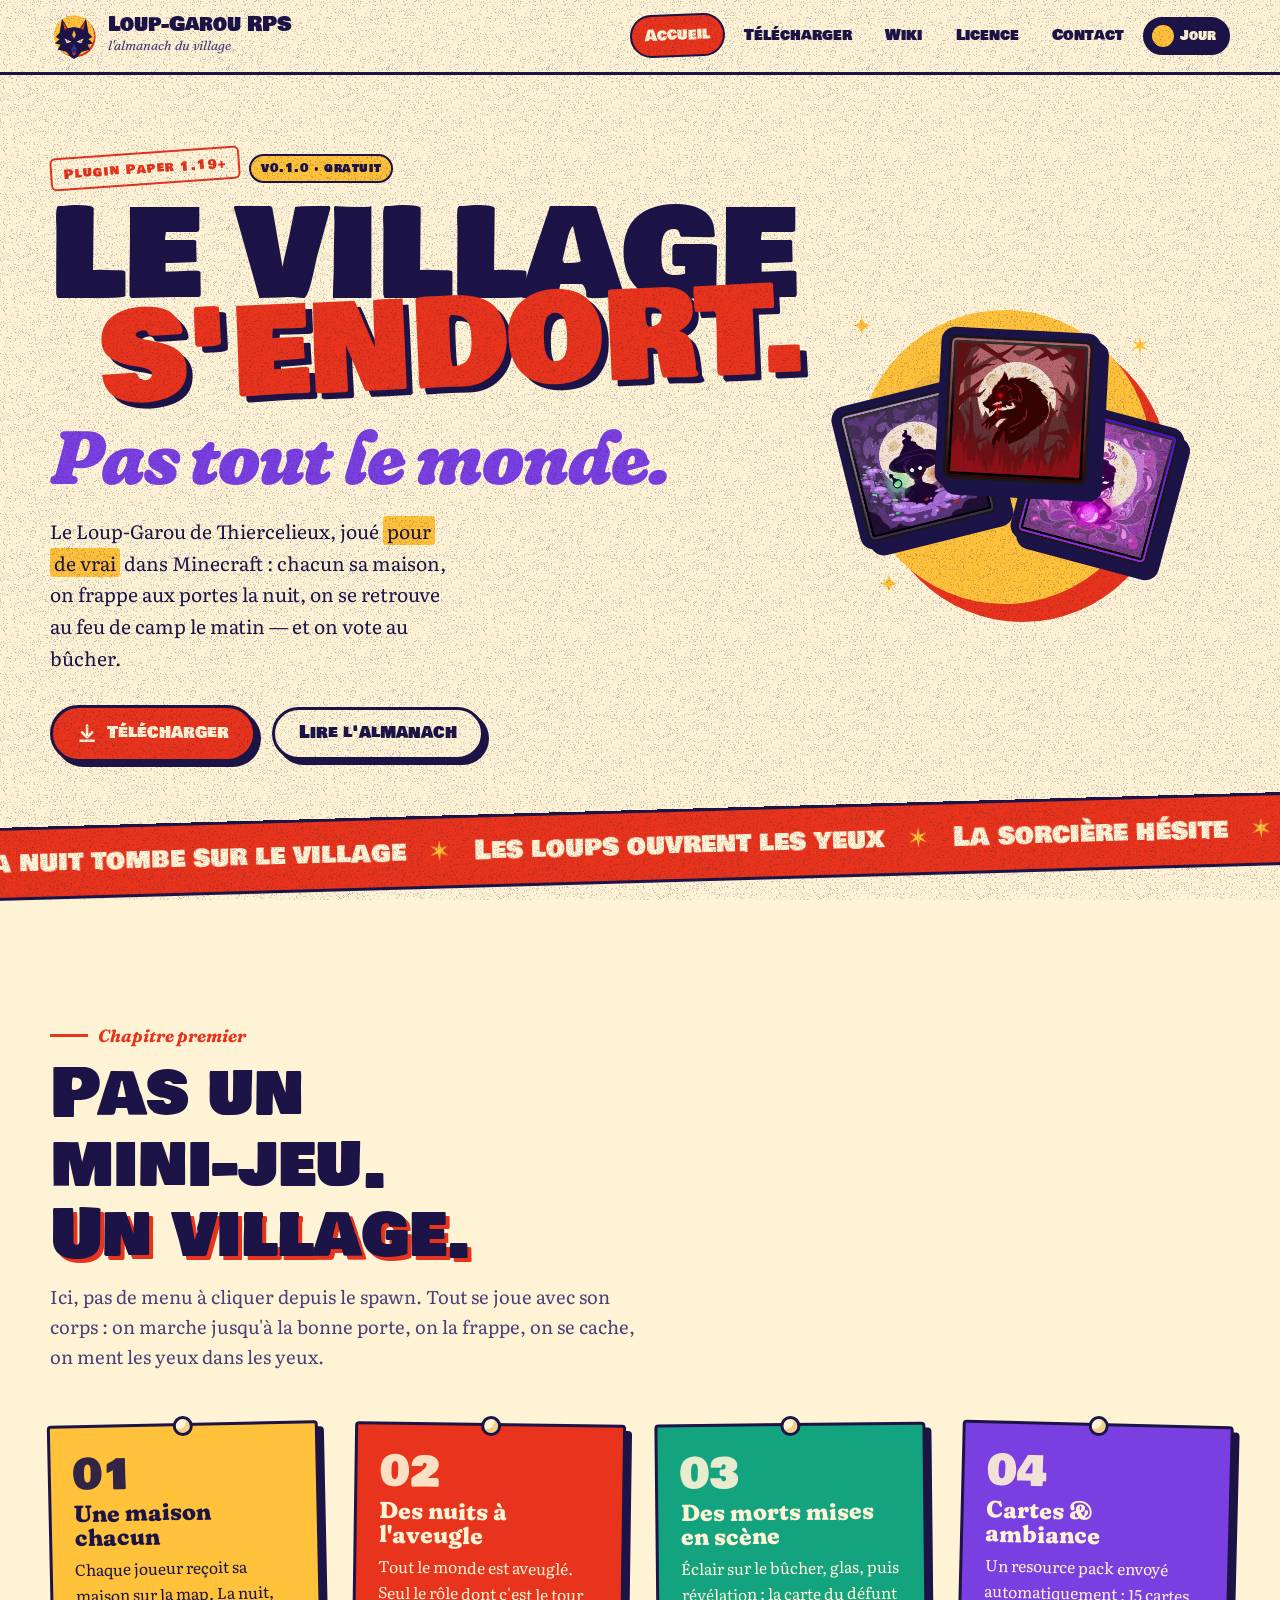
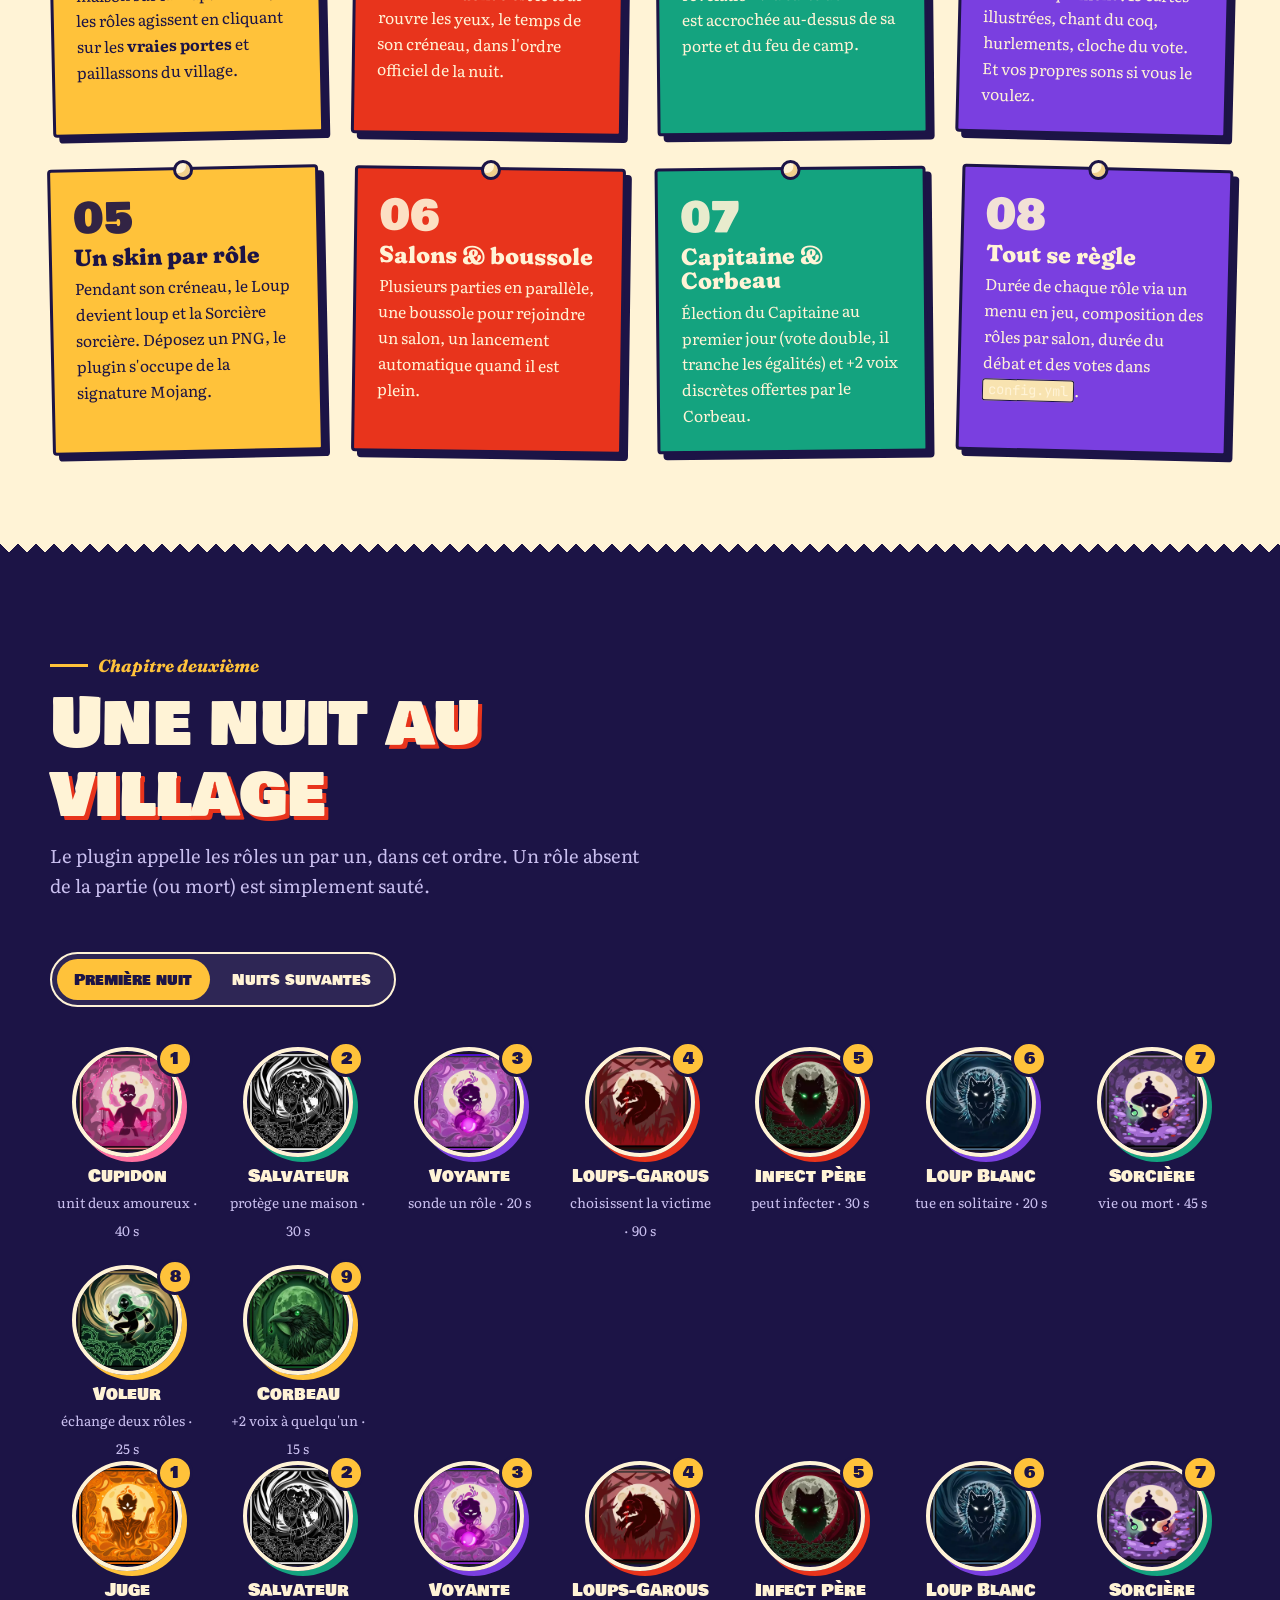
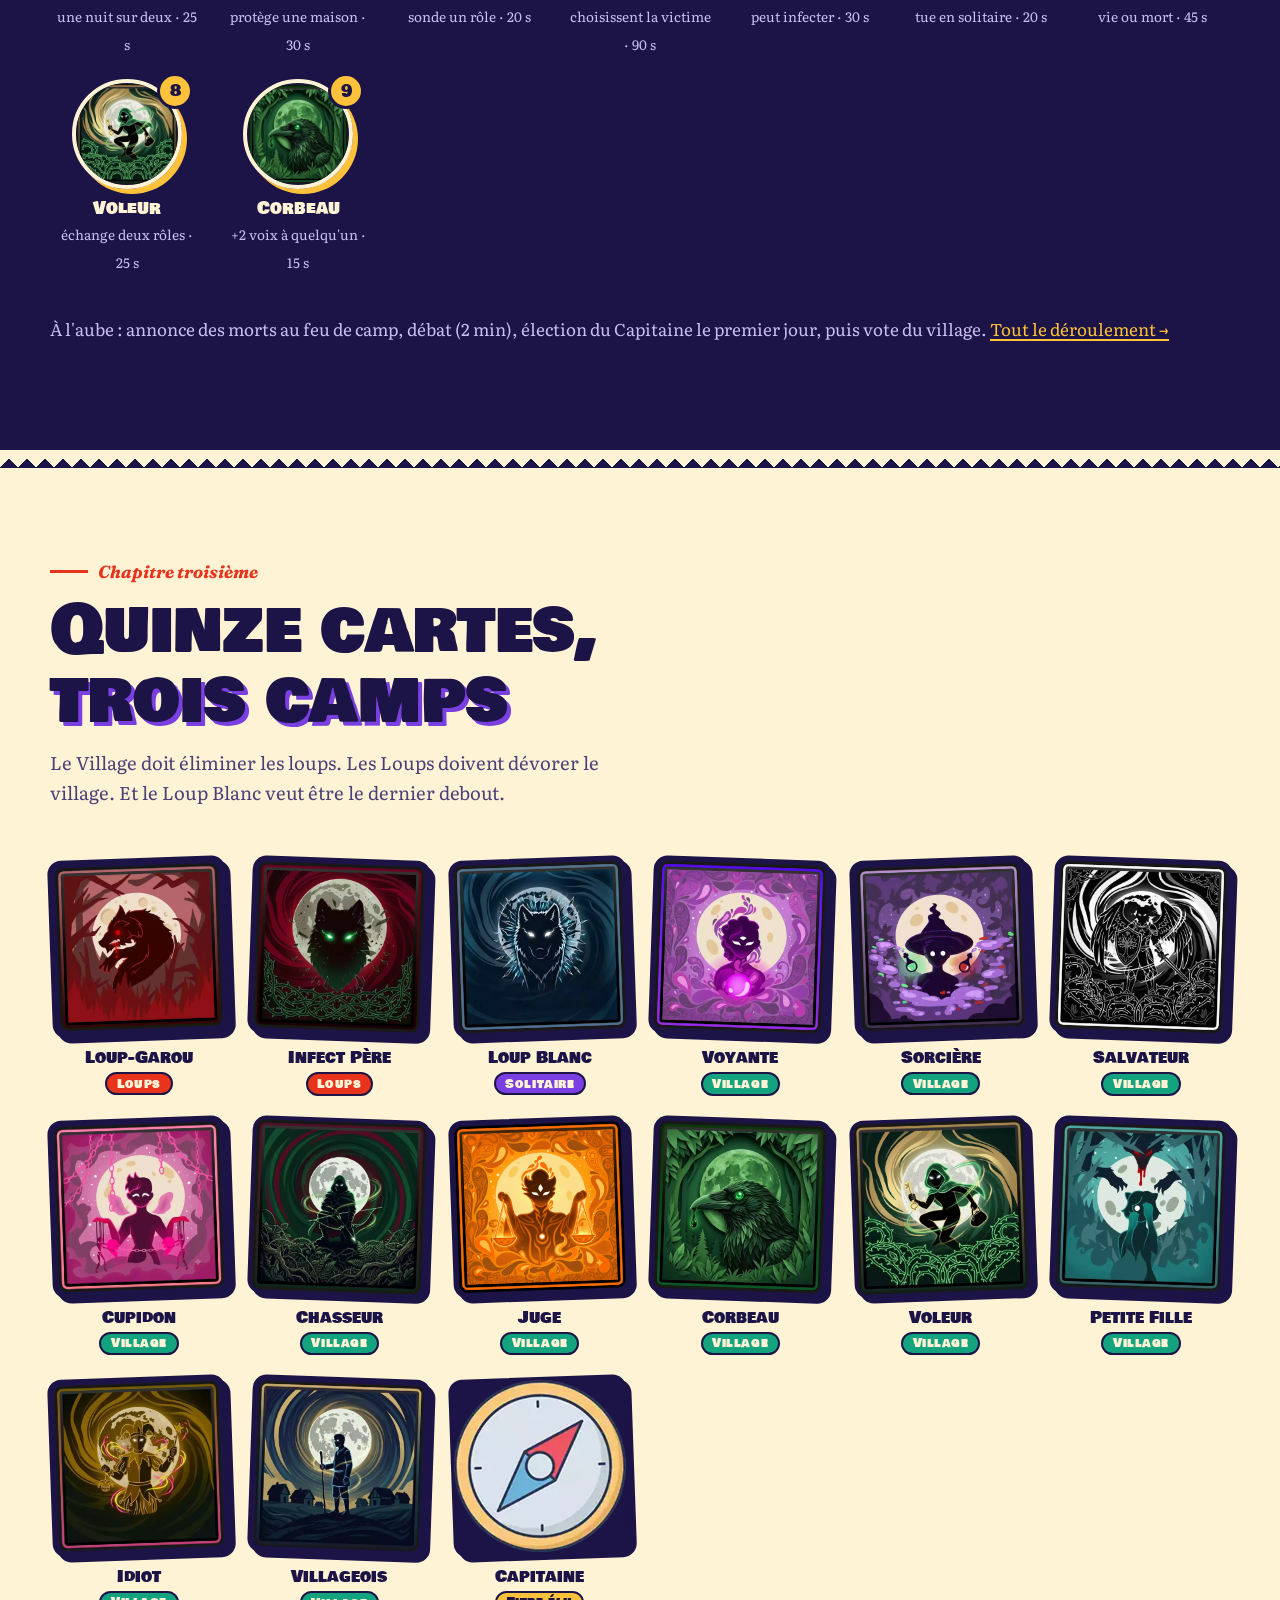
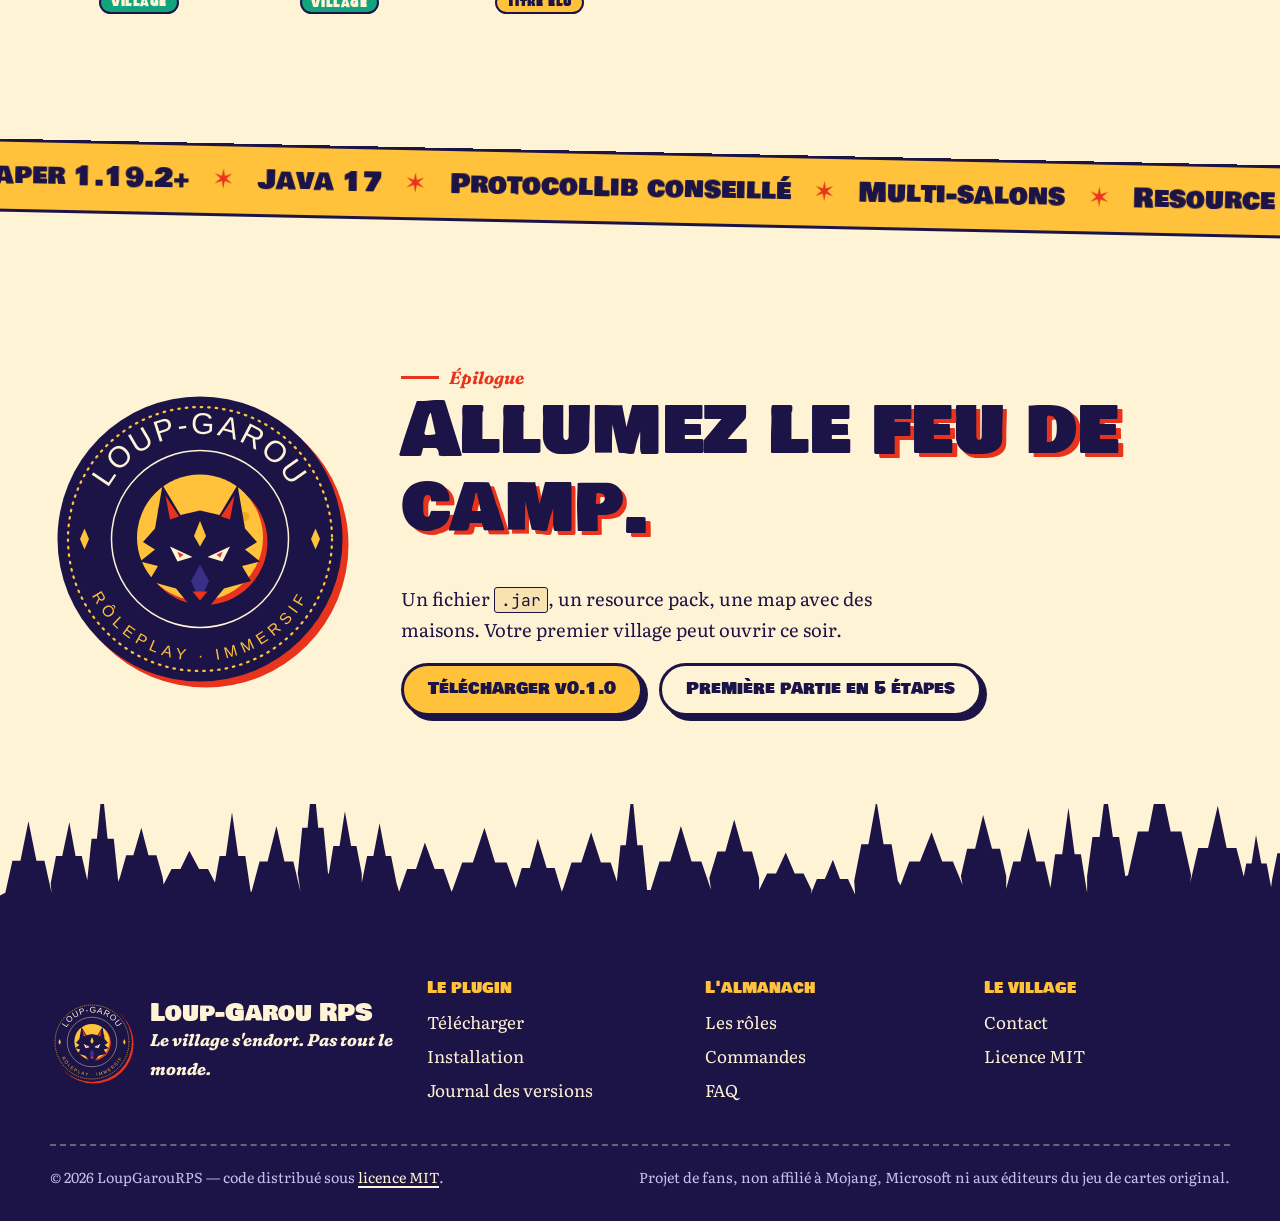
<file: index.html>
<!doctype html>
<html lang="fr" class="no-js">
<head>
  <meta charset="utf-8">
  <meta name="viewport" content="width=device-width, initial-scale=1">
  <title>Loup-Garou RPS</title>
  <meta name="description" content="Le Loup-Garou de Thiercelieux joué pour de vrai dans Minecraft : maisons, portes, nuits à l'aveugle et bûcher. Plugin Paper gratuit et open source.">
  <meta name="theme-color" content="#1C1446">
  <meta property="og:title" content="Loup-Garou RPS">
  <meta property="og:description" content="Le Loup-Garou de Thiercelieux joué pour de vrai dans Minecraft : maisons, portes, nuits à l'aveugle et bûcher. Plugin Paper gratuit et open source.">
  <meta property="og:image" content="assets/logo.svg">
  <link rel="icon" href="assets/logo-mark.svg" type="image/svg+xml">
  <script>try{var t=localStorage.getItem("lg-theme");if(t==="light"||t==="dark")document.documentElement.dataset.theme=t}catch(e){}</script>
  <link rel="preconnect" href="https://fonts.googleapis.com">
  <link rel="preconnect" href="https://fonts.gstatic.com" crossorigin>
  <link rel="stylesheet" href="https://fonts.googleapis.com/css2?family=Bowlby+One+SC&family=Fraunces:ital,opsz,wght,SOFT,WONK@0,9..144,400..900,0..100,0..1;1,9..144,400..900,0..100,0..1&family=JetBrains+Mono:wght@400;700&family=Literata:ital,opsz,wght@0,7..72,400..700;1,7..72,400..700&display=swap">
  <link rel="stylesheet" href="assets/style.css">
  <script src="assets/site.js" defer></script>
</head>
<body>
  <a class="sr" href="#contenu">Aller au contenu</a>
  <header class="entete">
    <div class="conteneur">
      <a class="marque" href="index.html">
        <img src="assets/logo-mark.svg" alt="" width="48" height="48">
        <span><b>Loup-Garou RPS</b><small>l'almanach du village</small></span>
      </a>
      <button class="burger" type="button" aria-expanded="false" aria-controls="nav" aria-label="Menu">☰</button>
      <nav class="nav" id="nav" aria-label="Navigation principale">
        <a href="index.html" aria-current="page">Accueil</a>
        <a href="telecharger.html">Télécharger</a>
        <a href="wiki.html">Wiki</a>
        <a href="licence.html">Licence</a>
        <a href="contact.html">Contact</a>
        <button class="bascule" type="button"><span class="astre-mini"></span><span class="libelle">Jour</span></button>
      </nav>
    </div>
  </header>
  <main id="contenu">
    <section class="heros">
      <div class="conteneur heros__grille">
        <div>
          <div class="heros__surtitre">
            <span class="tampon">Plugin Paper 1.19+</span>
            <span class="pastille jaune">v0.1.0 · gratuit</span>
          </div>
          <h1>
            <span class="l1">Le village</span>
            <span class="l2">s'endort.</span>
            <span class="l3">Pas tout le monde.</span>
          </h1>
          <p class="heros__texte">Le Loup-Garou de Thiercelieux, joué <span class="surligne">pour de vrai</span> dans Minecraft&nbsp;: chacun sa maison, on frappe aux portes la nuit, on se retrouve au feu de camp le matin — et on vote au bûcher.</p>
          <div class="heros__actions">
            <a class="bouton" href="telecharger.html">
              <svg viewBox="0 0 24 24" fill="none" stroke="currentColor" stroke-width="3" stroke-linecap="round" stroke-linejoin="round" aria-hidden="true"><path d="M12 3v13M6 11l6 6 6-6M4 21h16"/></svg>
              Télécharger
            </a>
            <a class="bouton creme" href="wiki.html">Lire l'almanach</a>
          </div>
        </div>
        <div class="heros__scene" aria-hidden="true">
          <div class="heros__astre"></div>
          <span class="etoile" style="left:4%;top:4%">✦</span>
          <span class="etoile" style="right:6%;top:10%;animation-delay:1s">✶</span>
          <span class="etoile" style="left:12%;bottom:6%;animation-delay:2s">✦</span>
          <div class="heros__carte c1"><img src="assets/cartes/role_sorciere.png" alt="" width="512" height="512"></div>
          <div class="heros__carte c2"><img src="assets/cartes/role_loup.png" alt="" width="512" height="512"></div>
          <div class="heros__carte c3"><img src="assets/cartes/role_voyante.png" alt="" width="512" height="512"></div>
        </div>
      </div>
    </section>

    <div class="ruban" aria-hidden="true">
      <div class="ruban__piste">
        <span>La nuit tombe sur le village</span><span>Les loups ouvrent les yeux</span><span>La sorcière hésite</span><span>Le coq chante</span><span>Qui monte au bûcher&nbsp;?</span>
        <span>La nuit tombe sur le village</span><span>Les loups ouvrent les yeux</span><span>La sorcière hésite</span><span>Le coq chante</span><span>Qui monte au bûcher&nbsp;?</span>
      </div>
    </div>

    <section class="section">
      <div class="conteneur">
        <div class="titre-section revele">
          <span class="chapitre">Chapitre premier</span>
          <h2>Pas un mini&#8209;jeu.<br><span class="riso">Un village.</span></h2>
          <p>Ici, pas de menu à cliquer depuis le spawn. Tout se joue avec son corps&nbsp;: on marche jusqu'à la bonne porte, on la frappe, on se cache, on ment les yeux dans les yeux.</p>
        </div>
        <div class="affichettes">
          <article class="affichette">
            <span class="num">01</span>
            <h3>Une maison chacun</h3>
            <p>Chaque joueur reçoit sa maison sur la map. La nuit, les rôles agissent en cliquant sur les <strong>vraies portes</strong> et paillassons du village.</p>
          </article>
          <article class="affichette">
            <span class="num">02</span>
            <h3>Des nuits à l'aveugle</h3>
            <p>Tout le monde est aveuglé. Seul le rôle dont c'est le tour rouvre les yeux, le temps de son créneau, dans l'ordre officiel de la nuit.</p>
          </article>
          <article class="affichette">
            <span class="num">03</span>
            <h3>Des morts mises en scène</h3>
            <p>Éclair sur le bûcher, glas, puis révélation&nbsp;: la carte du défunt est accrochée au-dessus de sa porte et du feu de camp.</p>
          </article>
          <article class="affichette">
            <span class="num">04</span>
            <h3>Cartes &amp; ambiance</h3>
            <p>Un resource pack envoyé automatiquement&nbsp;: 15 cartes illustrées, chant du coq, hurlements, cloche du vote. Et vos propres sons si vous le voulez.</p>
          </article>
          <article class="affichette">
            <span class="num">05</span>
            <h3>Un skin par rôle</h3>
            <p>Pendant son créneau, le Loup devient loup et la Sorcière sorcière. Déposez un PNG, le plugin s'occupe de la signature Mojang.</p>
          </article>
          <article class="affichette">
            <span class="num">06</span>
            <h3>Salons &amp; boussole</h3>
            <p>Plusieurs parties en parallèle, une boussole pour rejoindre un salon, un lancement automatique quand il est plein.</p>
          </article>
          <article class="affichette">
            <span class="num">07</span>
            <h3>Capitaine &amp; Corbeau</h3>
            <p>Élection du Capitaine au premier jour (vote double, il tranche les égalités) et +2 voix discrètes offertes par le Corbeau.</p>
          </article>
          <article class="affichette">
            <span class="num">08</span>
            <h3>Tout se règle</h3>
            <p>Durée de chaque rôle via un menu en jeu, composition des rôles par salon, durée du débat et des votes dans <code>config.yml</code>.</p>
          </article>
        </div>
      </div>
    </section>

    <div class="dents" style="--haut: var(--papier); --bas: var(--encre-nuit)"></div>
    <section class="section section--nuit" id="nuit">
      <div class="conteneur">
        <div class="titre-section revele">
          <span class="chapitre">Chapitre deuxième</span>
          <h2>Une nuit <span class="riso">au village</span></h2>
          <p>Le plugin appelle les rôles un par un, dans cet ordre. Un rôle absent de la partie (ou mort) est simplement sauté.</p>
        </div>
        <div class="onglets" role="tablist" aria-label="Choix de la nuit">
          <button type="button" role="tab" aria-selected="true" data-nuit="nuit-1">Première nuit</button>
          <button type="button" role="tab" aria-selected="false" data-nuit="nuit-n">Nuits suivantes</button>
        </div>
        <ol class="chrono" id="nuit-1">
          <li style="--c:var(--cupidon)"><img src="assets/cartes/role_cupidon.png" alt=""><b>Cupidon</b><small>unit deux amoureux · 40 s</small></li>
          <li style="--c:var(--fiole)"><img src="assets/cartes/role_salvateur.png" alt=""><b>Salvateur</b><small>protège une maison · 30 s</small></li>
          <li style="--c:var(--sortilege)"><img src="assets/cartes/role_voyante.png" alt=""><b>Voyante</b><small>sonde un rôle · 20 s</small></li>
          <li style="--c:var(--sang)"><img src="assets/cartes/role_loup.png" alt=""><b>Loups-Garous</b><small>choisissent la victime · 90 s</small></li>
          <li style="--c:var(--sang)"><img src="assets/cartes/role_infectpere.png" alt=""><b>Infect Père</b><small>peut infecter · 30 s</small></li>
          <li style="--c:var(--sortilege)"><img src="assets/cartes/role_loupblanc.png" alt=""><b>Loup Blanc</b><small>tue en solitaire · 20 s</small></li>
          <li style="--c:var(--fiole)"><img src="assets/cartes/role_sorciere.png" alt=""><b>Sorcière</b><small>vie ou mort · 45 s</small></li>
          <li style="--c:var(--lanterne)"><img src="assets/cartes/role_voleur.png" alt=""><b>Voleur</b><small>échange deux rôles · 25 s</small></li>
          <li style="--c:var(--lanterne)"><img src="assets/cartes/role_corbeau.png" alt=""><b>Corbeau</b><small>+2 voix à quelqu'un · 15 s</small></li>
        </ol>
        <ol class="chrono" id="nuit-n" hidden>
          <li style="--c:var(--lanterne)"><img src="assets/cartes/role_juge.png" alt=""><b>Juge</b><small>une nuit sur deux · 25 s</small></li>
          <li style="--c:var(--fiole)"><img src="assets/cartes/role_salvateur.png" alt=""><b>Salvateur</b><small>protège une maison · 30 s</small></li>
          <li style="--c:var(--sortilege)"><img src="assets/cartes/role_voyante.png" alt=""><b>Voyante</b><small>sonde un rôle · 20 s</small></li>
          <li style="--c:var(--sang)"><img src="assets/cartes/role_loup.png" alt=""><b>Loups-Garous</b><small>choisissent la victime · 90 s</small></li>
          <li style="--c:var(--sang)"><img src="assets/cartes/role_infectpere.png" alt=""><b>Infect Père</b><small>peut infecter · 30 s</small></li>
          <li style="--c:var(--sortilege)"><img src="assets/cartes/role_loupblanc.png" alt=""><b>Loup Blanc</b><small>tue en solitaire · 20 s</small></li>
          <li style="--c:var(--fiole)"><img src="assets/cartes/role_sorciere.png" alt=""><b>Sorcière</b><small>vie ou mort · 45 s</small></li>
          <li style="--c:var(--lanterne)"><img src="assets/cartes/role_voleur.png" alt=""><b>Voleur</b><small>échange deux rôles · 25 s</small></li>
          <li style="--c:var(--lanterne)"><img src="assets/cartes/role_corbeau.png" alt=""><b>Corbeau</b><small>+2 voix à quelqu'un · 15 s</small></li>
        </ol>
        <p style="margin-top:2.5rem;color:#C9BFEF">À l'aube&nbsp;: annonce des morts au feu de camp, débat (2&nbsp;min), élection du Capitaine le premier jour, puis vote du village. <a href="wiki.html#deroulement">Tout le déroulement →</a></p>
      </div>
    </section>
    <div class="dents" style="--haut: var(--encre-nuit); --bas: var(--papier); transform: scaleY(-1)"></div>

    <section class="section">
      <div class="conteneur">
        <div class="titre-section revele">
          <span class="chapitre">Chapitre troisième</span>
          <h2>Quinze cartes, <span class="riso-violet">trois camps</span></h2>
          <p>Le Village doit éliminer les loups. Les Loups doivent dévorer le village. Et le Loup Blanc veut être le dernier debout.</p>
        </div>
        <div class="jeu">
          <a class="carte-role" href="wiki.html#role-loup-garou"><figure><img src="assets/cartes/role_loup.png" alt="" loading="lazy"><figcaption>Loup-Garou<br><span class="pastille loups">Loups</span></figcaption></figure></a>
          <a class="carte-role" href="wiki.html#role-infect-pere"><figure><img src="assets/cartes/role_infectpere.png" alt="" loading="lazy"><figcaption>Infect Père<br><span class="pastille loups">Loups</span></figcaption></figure></a>
          <a class="carte-role" href="wiki.html#role-loup-blanc"><figure><img src="assets/cartes/role_loupblanc.png" alt="" loading="lazy"><figcaption>Loup Blanc<br><span class="pastille solo">Solitaire</span></figcaption></figure></a>
          <a class="carte-role" href="wiki.html#role-voyante"><figure><img src="assets/cartes/role_voyante.png" alt="" loading="lazy"><figcaption>Voyante<br><span class="pastille village">Village</span></figcaption></figure></a>
          <a class="carte-role" href="wiki.html#role-sorciere"><figure><img src="assets/cartes/role_sorciere.png" alt="" loading="lazy"><figcaption>Sorcière<br><span class="pastille village">Village</span></figcaption></figure></a>
          <a class="carte-role" href="wiki.html#role-salvateur"><figure><img src="assets/cartes/role_salvateur.png" alt="" loading="lazy"><figcaption>Salvateur<br><span class="pastille village">Village</span></figcaption></figure></a>
          <a class="carte-role" href="wiki.html#role-cupidon"><figure><img src="assets/cartes/role_cupidon.png" alt="" loading="lazy"><figcaption>Cupidon<br><span class="pastille village">Village</span></figcaption></figure></a>
          <a class="carte-role" href="wiki.html#role-chasseur"><figure><img src="assets/cartes/role_chasseur.png" alt="" loading="lazy"><figcaption>Chasseur<br><span class="pastille village">Village</span></figcaption></figure></a>
          <a class="carte-role" href="wiki.html#role-juge"><figure><img src="assets/cartes/role_juge.png" alt="" loading="lazy"><figcaption>Juge<br><span class="pastille village">Village</span></figcaption></figure></a>
          <a class="carte-role" href="wiki.html#role-corbeau"><figure><img src="assets/cartes/role_corbeau.png" alt="" loading="lazy"><figcaption>Corbeau<br><span class="pastille village">Village</span></figcaption></figure></a>
          <a class="carte-role" href="wiki.html#role-voleur"><figure><img src="assets/cartes/role_voleur.png" alt="" loading="lazy"><figcaption>Voleur<br><span class="pastille village">Village</span></figcaption></figure></a>
          <a class="carte-role" href="wiki.html#role-petite-fille"><figure><img src="assets/cartes/role_petitefille.png" alt="" loading="lazy"><figcaption>Petite Fille<br><span class="pastille village">Village</span></figcaption></figure></a>
          <a class="carte-role" href="wiki.html#role-idiot"><figure><img src="assets/cartes/role_idiot.png" alt="" loading="lazy"><figcaption>Idiot<br><span class="pastille village">Village</span></figcaption></figure></a>
          <a class="carte-role" href="wiki.html#role-villageois"><figure><img src="assets/cartes/role_villageois.png" alt="" loading="lazy"><figcaption>Villageois<br><span class="pastille village">Village</span></figcaption></figure></a>
          <a class="carte-role" href="wiki.html#role-capitaine"><figure><img src="assets/cartes/role_capitaine.png" alt="" loading="lazy"><figcaption>Capitaine<br><span class="pastille jaune">Titre élu</span></figcaption></figure></a>
        </div>
      </div>
    </section>

    <div class="ruban jaune" aria-hidden="true">
      <div class="ruban__piste">
        <span>Paper 1.19.2+</span><span>Java 17</span><span>ProtocolLib conseillé</span><span>Multi-salons</span><span>Resource pack auto</span><span>Licence MIT</span>
        <span>Paper 1.19.2+</span><span>Java 17</span><span>ProtocolLib conseillé</span><span>Multi-salons</span><span>Resource pack auto</span><span>Licence MIT</span>
      </div>
    </div>

    <section class="section">
      <div class="conteneur appel revele">
        <img src="assets/logo.svg" alt="Sceau Loup-Garou RPS">
        <div>
          <span class="chapitre">Épilogue</span>
          <h2>Allumez le <span class="riso">feu de camp.</span></h2>
          <p style="font-size:1.15rem;max-width:44ch">Un fichier <code>.jar</code>, un resource pack, une map avec des maisons. Votre premier village peut ouvrir ce soir.</p>
          <div class="heros__actions">
            <a class="bouton jaune" href="telecharger.html">Télécharger v0.1.0</a>
            <a class="bouton creme" href="wiki.html#premiere-partie">Première partie en 5 étapes</a>
          </div>
        </div>
      </div>
    </section>
  </main>
  <svg class="foret" viewBox="0 0 1440 140" preserveAspectRatio="none" aria-hidden="true"><path fill="currentColor" d="M0 140 L0 100 L6 97 L14 62 L23 62 L32 19 L41 62 L50 62 L58 97 L57 87 L63 57 L70 57 L78 20 L85 57 L92 57 L99 87 L98 85 L103 38 L109 38 L115 -19 L121 38 L128 38 L133 85 L135 80 L142 56 L150 56 L159 26 L167 56 L176 56 L183 80 L184 88 L193 71 L203 71 L213 51 L224 71 L234 71 L243 88 L240 96 L247 57 L254 57 L261 9 L268 57 L276 57 L282 96 L283 96 L292 63 L301 63 L311 24 L320 63 L330 63 L338 96 L335 76 L340 26 L346 26 L352 -34 L358 26 L364 26 L369 76 L370 76 L375 46 L382 46 L388 8 L395 46 L401 46 L407 76 L407 86 L413 57 L420 57 L427 21 L434 57 L440 57 L446 86 L449 96 L458 71 L468 71 L478 42 L489 71 L499 71 L508 96 L509 94 L520 64 L532 64 L545 26 L557 64 L570 64 L581 94 L579 96 L587 70 L596 70 L605 38 L615 70 L624 70 L632 96 L634 91 L643 64 L654 64 L665 31 L676 64 L687 64 L696 91 L693 94 L698 45 L704 45 L711 -15 L717 45 L723 45 L728 94 L732 94 L742 63 L754 63 L766 24 L778 63 L789 63 L800 94 L798 81 L807 52 L816 52 L826 17 L836 52 L846 52 L854 81 L854 94 L863 76 L873 76 L884 53 L894 76 L904 76 L913 94 L912 99 L919 82 L928 82 L937 61 L945 82 L954 82 L962 99 L961 84 L969 44 L977 44 L986 -4 L994 44 L1003 44 L1010 84 L1013 89 L1023 63 L1035 63 L1048 31 L1060 63 L1072 63 L1083 89 L1081 79 L1088 49 L1097 49 L1106 12 L1116 49 L1125 49 L1132 79 L1132 93 L1140 63 L1148 63 L1157 26 L1166 63 L1175 63 L1182 93 L1181 97 L1187 55 L1195 55 L1202 4 L1209 55 L1216 55 L1223 97 L1223 79 L1229 36 L1237 36 L1244 -17 L1252 36 L1259 36 L1266 79 L1269 78 L1280 30 L1292 30 L1304 -30 L1317 30 L1329 30 L1340 78 L1339 86 L1348 48 L1359 48 L1370 2 L1380 48 L1391 48 L1401 86 L1397 91 L1402 65 L1408 65 L1413 34 L1419 65 L1425 65 L1430 91 L1431 83 L1437 54 L1444 54 L1451 19 L1458 54 L1465 54 L1471 83 L1440 100 L1440 140 Z"/></svg>
  <footer class="pied">
    <div class="conteneur">
      <div class="pied__grille">
        <div class="pied__marque">
          <img src="assets/logo.svg" alt="Logo Loup-Garou RPS">
          <div><b>Loup-Garou RPS</b><span class="italique">Le village s'endort. Pas tout le monde.</span></div>
        </div>
        <div>
          <h4>Le plugin</h4>
          <ul><li><a href="telecharger.html">Télécharger</a></li><li><a href="telecharger.html#installation">Installation</a></li><li><a href="telecharger.html#journal">Journal des versions</a></li></ul>
        </div>
        <div>
          <h4>L'almanach</h4>
          <ul><li><a href="wiki.html#roles">Les rôles</a></li><li><a href="wiki.html#commandes">Commandes</a></li><li><a href="wiki.html#faq">FAQ</a></li></ul>
        </div>
        <div>
          <h4>Le village</h4>
          <ul><li><a href="contact.html">Contact</a></li><li><a href="licence.html">Licence MIT</a></li></ul>
        </div>
      </div>
      <div class="pied__bas">
        <span>© 2026 LoupGarouRPS — code distribué sous <a href="licence.html">licence MIT</a>.</span>
        <span>Projet de fans, non affilié à Mojang, Microsoft ni aux éditeurs du jeu de cartes original.</span>
      </div>
    </div>
  </footer>
</body>
</html>
</file>
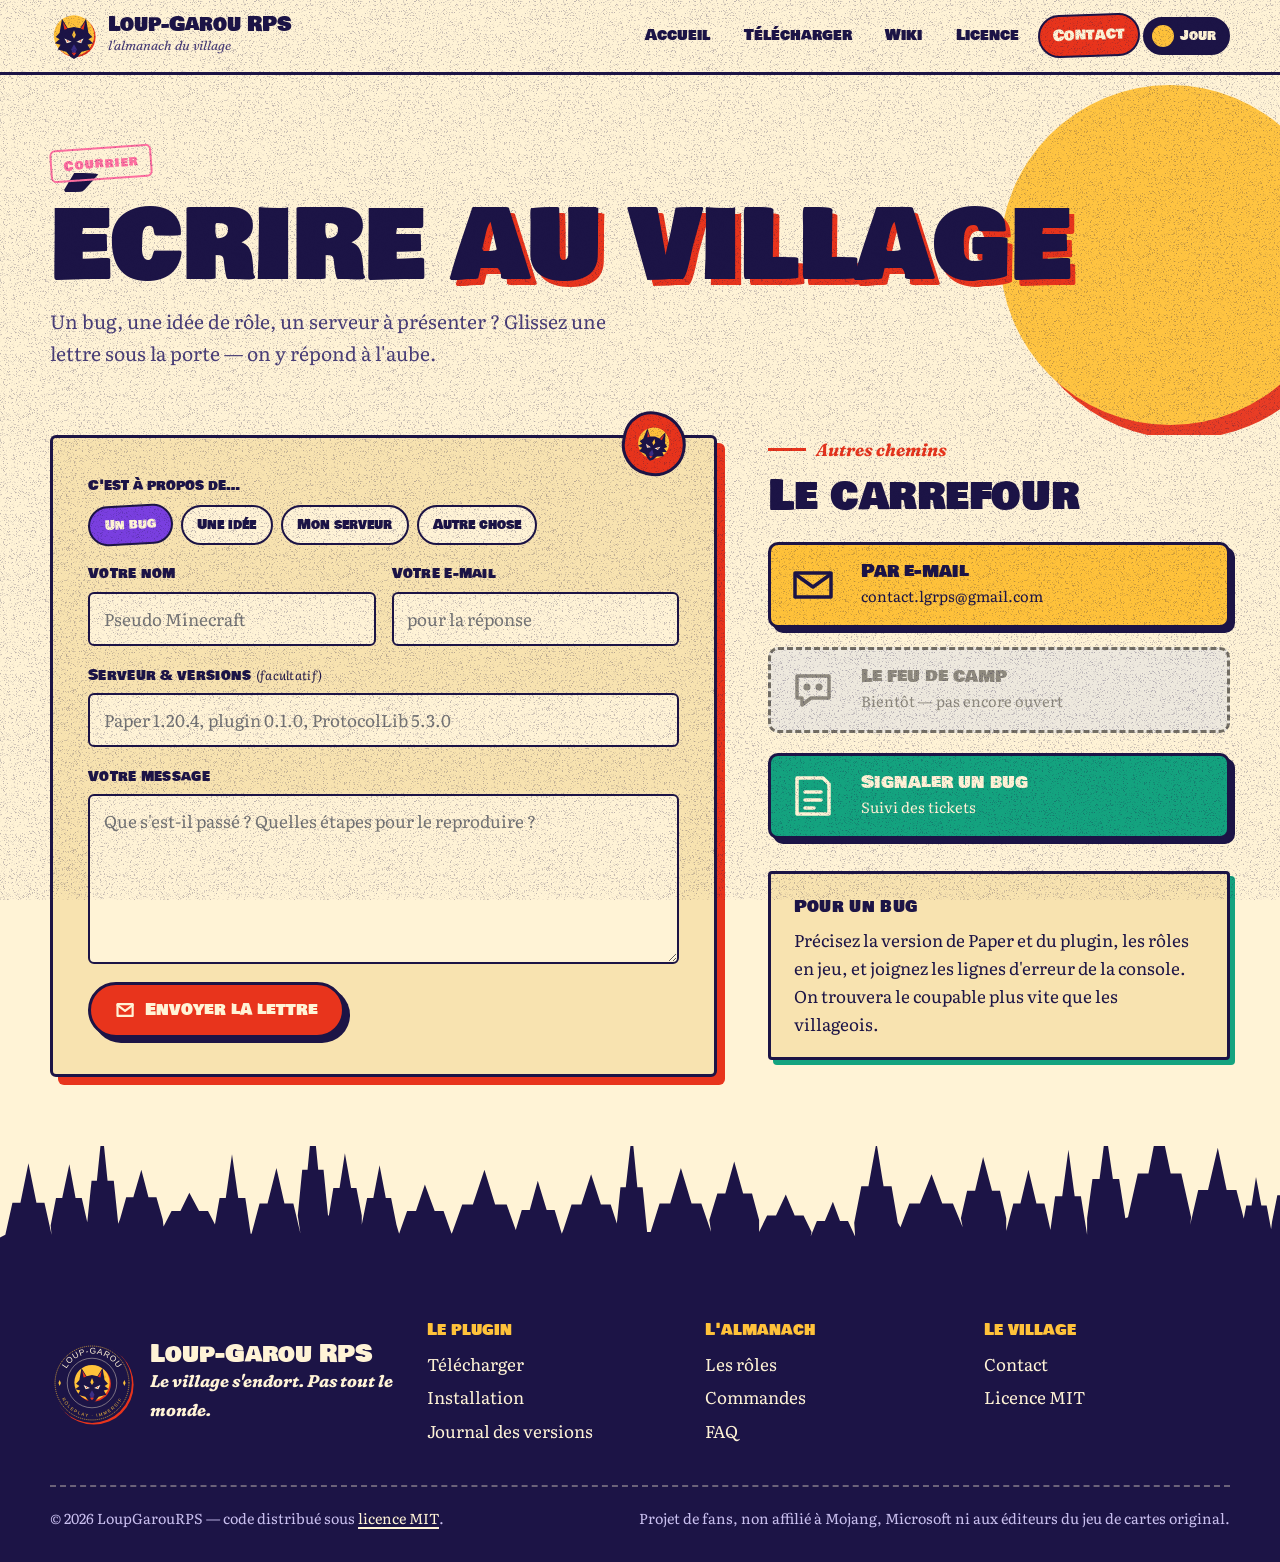
<file: contact.html>
<!doctype html>
<html lang="fr" class="no-js">
<head>
  <meta charset="utf-8">
  <meta name="viewport" content="width=device-width, initial-scale=1">
  <title>Contact — Loup-Garou RPS</title>
  <meta name="description" content="Un bug, une idée de rôle, un serveur à présenter ? Écrivez au village.">
  <meta name="theme-color" content="#1C1446">
  <meta property="og:title" content="Contact — Loup-Garou RPS">
  <meta property="og:description" content="Un bug, une idée de rôle, un serveur à présenter ? Écrivez au village.">
  <meta property="og:image" content="assets/logo.svg">
  <link rel="icon" href="assets/logo-mark.svg" type="image/svg+xml">
  <script>try{var t=localStorage.getItem("lg-theme");if(t==="light"||t==="dark")document.documentElement.dataset.theme=t}catch(e){}</script>
  <link rel="preconnect" href="https://fonts.googleapis.com">
  <link rel="preconnect" href="https://fonts.gstatic.com" crossorigin>
  <link rel="stylesheet" href="https://fonts.googleapis.com/css2?family=Bowlby+One+SC&family=Fraunces:ital,opsz,wght,SOFT,WONK@0,9..144,400..900,0..100,0..1;1,9..144,400..900,0..100,0..1&family=JetBrains+Mono:wght@400;700&family=Literata:ital,opsz,wght@0,7..72,400..700;1,7..72,400..700&display=swap">
  <link rel="stylesheet" href="assets/style.css">
  <script src="assets/site.js" defer></script>
</head>
<body>
  <a class="sr" href="#contenu">Aller au contenu</a>
  <header class="entete">
    <div class="conteneur">
      <a class="marque" href="index.html">
        <img src="assets/logo-mark.svg" alt="" width="48" height="48">
        <span><b>Loup-Garou RPS</b><small>l'almanach du village</small></span>
      </a>
      <button class="burger" type="button" aria-expanded="false" aria-controls="nav" aria-label="Menu">☰</button>
      <nav class="nav" id="nav" aria-label="Navigation principale">
        <a href="index.html">Accueil</a>
        <a href="telecharger.html">Télécharger</a>
        <a href="wiki.html">Wiki</a>
        <a href="licence.html">Licence</a>
        <a href="contact.html" aria-current="page">Contact</a>
        <button class="bascule" type="button"><span class="astre-mini"></span><span class="libelle">Jour</span></button>
      </nav>
    </div>
  </header>
  <main id="contenu">
    <section class="fronton">
      <div class="fronton__astre" aria-hidden="true"></div>
      <div class="conteneur">
        <span class="tampon" style="color:var(--cupidon)">Courrier</span>
        <h1>Écrire <span class="riso">au village</span></h1>
        <p>Un bug, une idée de rôle, un serveur à présenter&nbsp;? Glissez une lettre sous la porte — on y répond à l'aube.</p>
      </div>
    </section>

    <div class="conteneur contact">
      <form class="lettre" id="formulaire-contact" novalidate>
        <fieldset class="puces-sujet">
          <legend>C'est à propos de…</legend>
          <input type="radio" name="sujet" id="s-bug" value="Bug" checked><label for="s-bug">Un bug</label>
          <input type="radio" name="sujet" id="s-idee" value="Suggestion"><label for="s-idee">Une idée</label>
          <input type="radio" name="sujet" id="s-serveur" value="Mon serveur"><label for="s-serveur">Mon serveur</label>
          <input type="radio" name="sujet" id="s-autre" value="Autre"><label for="s-autre">Autre chose</label>
        </fieldset>
        <div class="deux-champs">
          <div class="champ"><label for="nom">Votre nom</label><input id="nom" name="nom" required autocomplete="nickname" placeholder="Pseudo Minecraft"></div>
          <div class="champ"><label for="email">Votre e-mail</label><input id="email" name="email" type="email" required autocomplete="email" placeholder="pour la réponse"></div>
        </div>
        <div class="champ"><label for="serveur">Serveur &amp; versions <em style="font-family:var(--f-texte);font-size:.85em">(facultatif)</em></label><input id="serveur" name="serveur" placeholder="Paper 1.20.4, plugin 0.1.0, ProtocolLib 5.3.0"></div>
        <div class="champ"><label for="message">Votre message</label><textarea id="message" name="message" required placeholder="Que s'est-il passé ? Quelles étapes pour le reproduire ?"></textarea></div>
        <button class="bouton" type="submit">
          <svg viewBox="0 0 24 24" fill="none" stroke="currentColor" stroke-width="2.6" stroke-linecap="round" stroke-linejoin="round" aria-hidden="true"><path d="M3 5h18v14H3z"/><path d="M3 6l9 7 9-7"/></svg>
          Envoyer la lettre
        </button>
        <p class="retour" role="status">Votre messagerie s'ouvre avec la lettre prête à partir. Rien ne s'est passé&nbsp;? Écrivez directement à l'adresse indiquée à côté.</p>
      </form>

      <aside>
        <div class="titre-section" style="margin-bottom:1.5rem">
          <span class="chapitre">Autres chemins</span>
          <h2 style="font-size:clamp(1.8rem,4vw,2.6rem)">Le carrefour</h2>
        </div>
        <div class="canaux">
          <a class="canal" data-canal="email" href="#">
            <svg viewBox="0 0 48 48" fill="none" stroke="currentColor" stroke-width="3.5" stroke-linejoin="round" aria-hidden="true"><path d="M6 12h36v24H6z"/><path d="M6 13l18 13 18-13"/></svg>
            <div><b>Par e-mail</b><span class="adresse">…</span></div>
          </a>
          <a class="canal" data-canal="discord" href="#" rel="noopener">
            <svg viewBox="0 0 48 48" fill="none" stroke="currentColor" stroke-width="3.5" stroke-linejoin="round" aria-hidden="true"><path d="M8 10h32v22H22l-9 7v-7H8z"/><circle cx="18" cy="21" r="1.8" fill="currentColor"/><circle cx="30" cy="21" r="1.8" fill="currentColor"/></svg>
            <div><b>Le feu de camp</b><span>Discord de la communauté</span></div>
          </a>
          <a class="canal" data-canal="depot" href="#" rel="noopener">
            <svg viewBox="0 0 48 48" fill="none" stroke="currentColor" stroke-width="3.5" stroke-linecap="round" stroke-linejoin="round" aria-hidden="true"><path d="M14 6h20l6 6v30H8V6z"/><path d="M16 20h16M16 28h16M16 36h9"/></svg>
            <div><b>Signaler un bug</b><span>Suivi des tickets</span></div>
          </a>
        </div>
        <div class="encadre astuce" style="margin-top:2rem">
          <strong>Pour un bug</strong>
          <p>Précisez la version de Paper et du plugin, les rôles en jeu, et joignez les lignes d'erreur de la console. On trouvera le coupable plus vite que les villageois.</p>
        </div>
      </aside>
    </div>
  </main>
  <svg class="foret" viewBox="0 0 1440 140" preserveAspectRatio="none" aria-hidden="true"><path fill="currentColor" d="M0 140 L0 100 L6 97 L14 62 L23 62 L32 19 L41 62 L50 62 L58 97 L57 87 L63 57 L70 57 L78 20 L85 57 L92 57 L99 87 L98 85 L103 38 L109 38 L115 -19 L121 38 L128 38 L133 85 L135 80 L142 56 L150 56 L159 26 L167 56 L176 56 L183 80 L184 88 L193 71 L203 71 L213 51 L224 71 L234 71 L243 88 L240 96 L247 57 L254 57 L261 9 L268 57 L276 57 L282 96 L283 96 L292 63 L301 63 L311 24 L320 63 L330 63 L338 96 L335 76 L340 26 L346 26 L352 -34 L358 26 L364 26 L369 76 L370 76 L375 46 L382 46 L388 8 L395 46 L401 46 L407 76 L407 86 L413 57 L420 57 L427 21 L434 57 L440 57 L446 86 L449 96 L458 71 L468 71 L478 42 L489 71 L499 71 L508 96 L509 94 L520 64 L532 64 L545 26 L557 64 L570 64 L581 94 L579 96 L587 70 L596 70 L605 38 L615 70 L624 70 L632 96 L634 91 L643 64 L654 64 L665 31 L676 64 L687 64 L696 91 L693 94 L698 45 L704 45 L711 -15 L717 45 L723 45 L728 94 L732 94 L742 63 L754 63 L766 24 L778 63 L789 63 L800 94 L798 81 L807 52 L816 52 L826 17 L836 52 L846 52 L854 81 L854 94 L863 76 L873 76 L884 53 L894 76 L904 76 L913 94 L912 99 L919 82 L928 82 L937 61 L945 82 L954 82 L962 99 L961 84 L969 44 L977 44 L986 -4 L994 44 L1003 44 L1010 84 L1013 89 L1023 63 L1035 63 L1048 31 L1060 63 L1072 63 L1083 89 L1081 79 L1088 49 L1097 49 L1106 12 L1116 49 L1125 49 L1132 79 L1132 93 L1140 63 L1148 63 L1157 26 L1166 63 L1175 63 L1182 93 L1181 97 L1187 55 L1195 55 L1202 4 L1209 55 L1216 55 L1223 97 L1223 79 L1229 36 L1237 36 L1244 -17 L1252 36 L1259 36 L1266 79 L1269 78 L1280 30 L1292 30 L1304 -30 L1317 30 L1329 30 L1340 78 L1339 86 L1348 48 L1359 48 L1370 2 L1380 48 L1391 48 L1401 86 L1397 91 L1402 65 L1408 65 L1413 34 L1419 65 L1425 65 L1430 91 L1431 83 L1437 54 L1444 54 L1451 19 L1458 54 L1465 54 L1471 83 L1440 100 L1440 140 Z"/></svg>
  <footer class="pied">
    <div class="conteneur">
      <div class="pied__grille">
        <div class="pied__marque">
          <img src="assets/logo.svg" alt="Logo Loup-Garou RPS">
          <div><b>Loup-Garou RPS</b><span class="italique">Le village s'endort. Pas tout le monde.</span></div>
        </div>
        <div>
          <h4>Le plugin</h4>
          <ul><li><a href="telecharger.html">Télécharger</a></li><li><a href="telecharger.html#installation">Installation</a></li><li><a href="telecharger.html#journal">Journal des versions</a></li></ul>
        </div>
        <div>
          <h4>L'almanach</h4>
          <ul><li><a href="wiki.html#roles">Les rôles</a></li><li><a href="wiki.html#commandes">Commandes</a></li><li><a href="wiki.html#faq">FAQ</a></li></ul>
        </div>
        <div>
          <h4>Le village</h4>
          <ul><li><a href="contact.html">Contact</a></li><li><a href="licence.html">Licence MIT</a></li></ul>
        </div>
      </div>
      <div class="pied__bas">
        <span>© 2026 LoupGarouRPS — code distribué sous <a href="licence.html">licence MIT</a>.</span>
        <span>Projet de fans, non affilié à Mojang, Microsoft ni aux éditeurs du jeu de cartes original.</span>
      </div>
    </div>
  </footer>
</body>
</html>
</file>
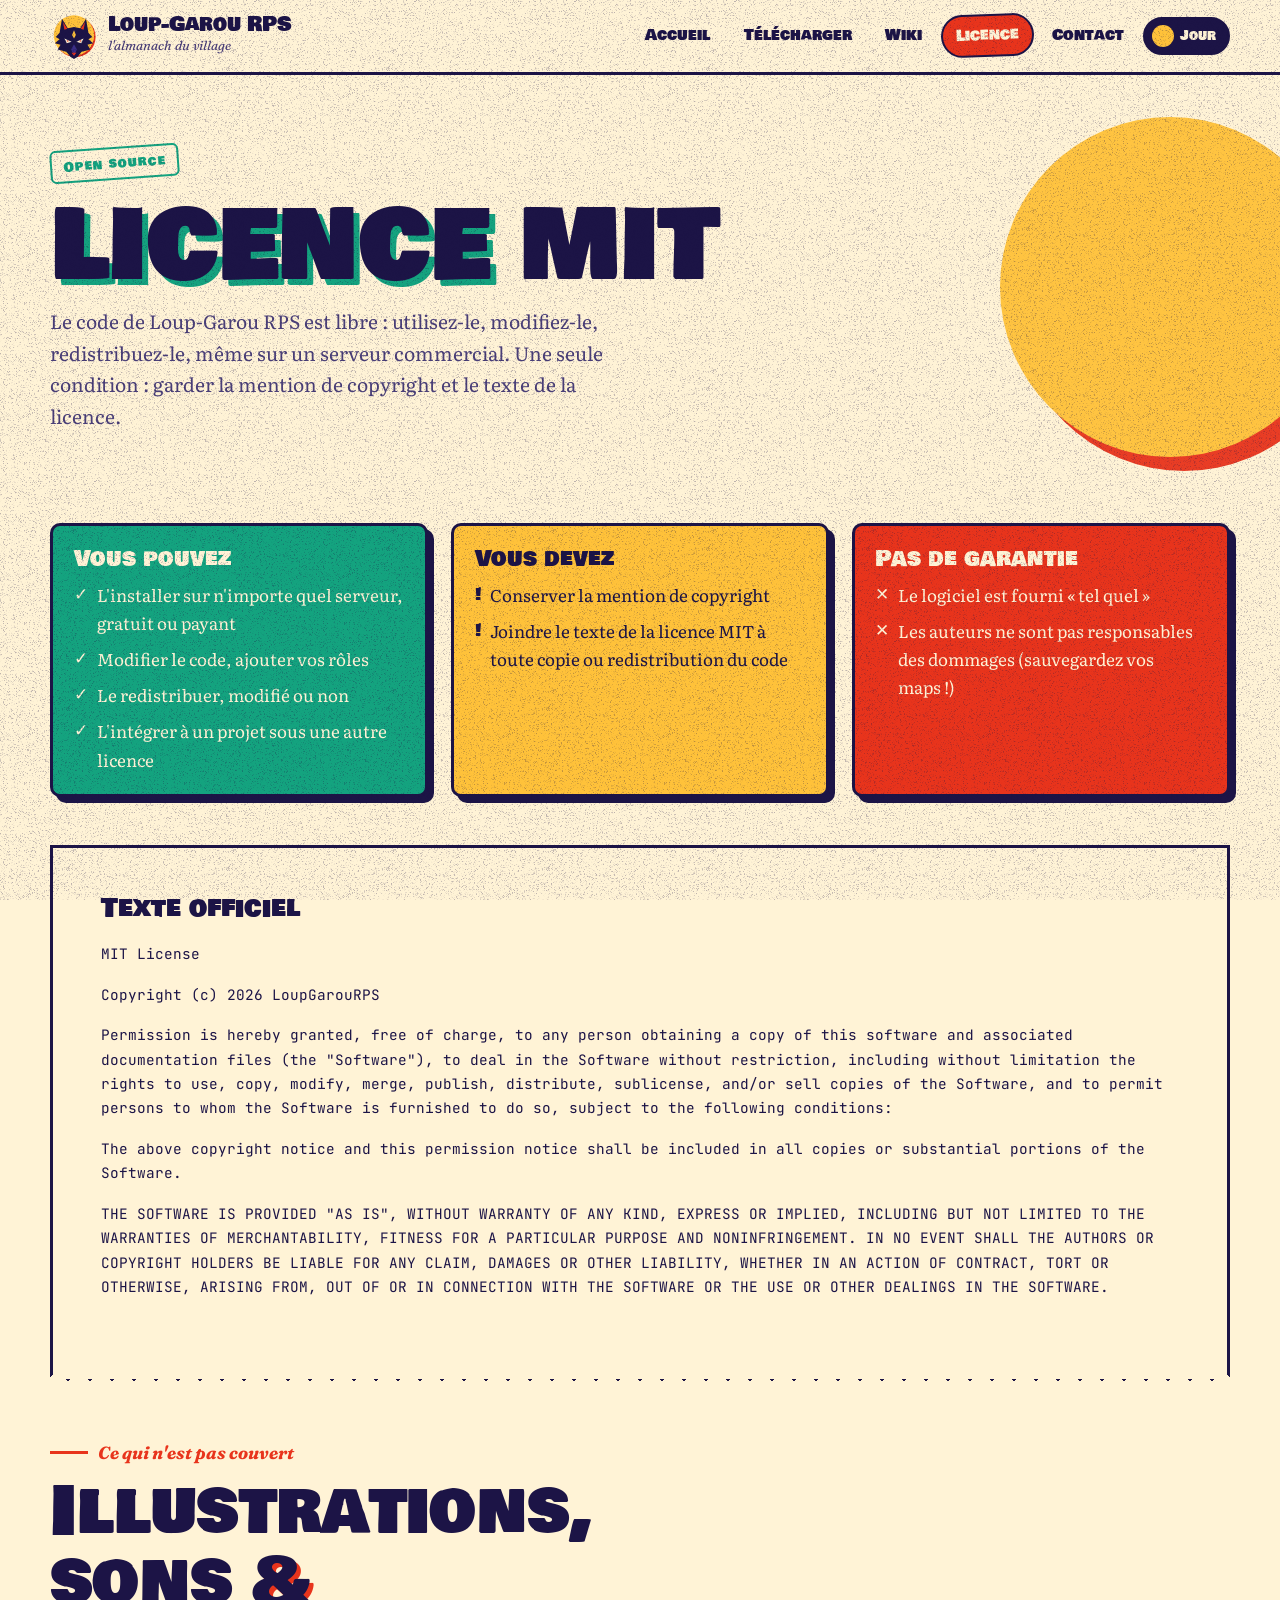
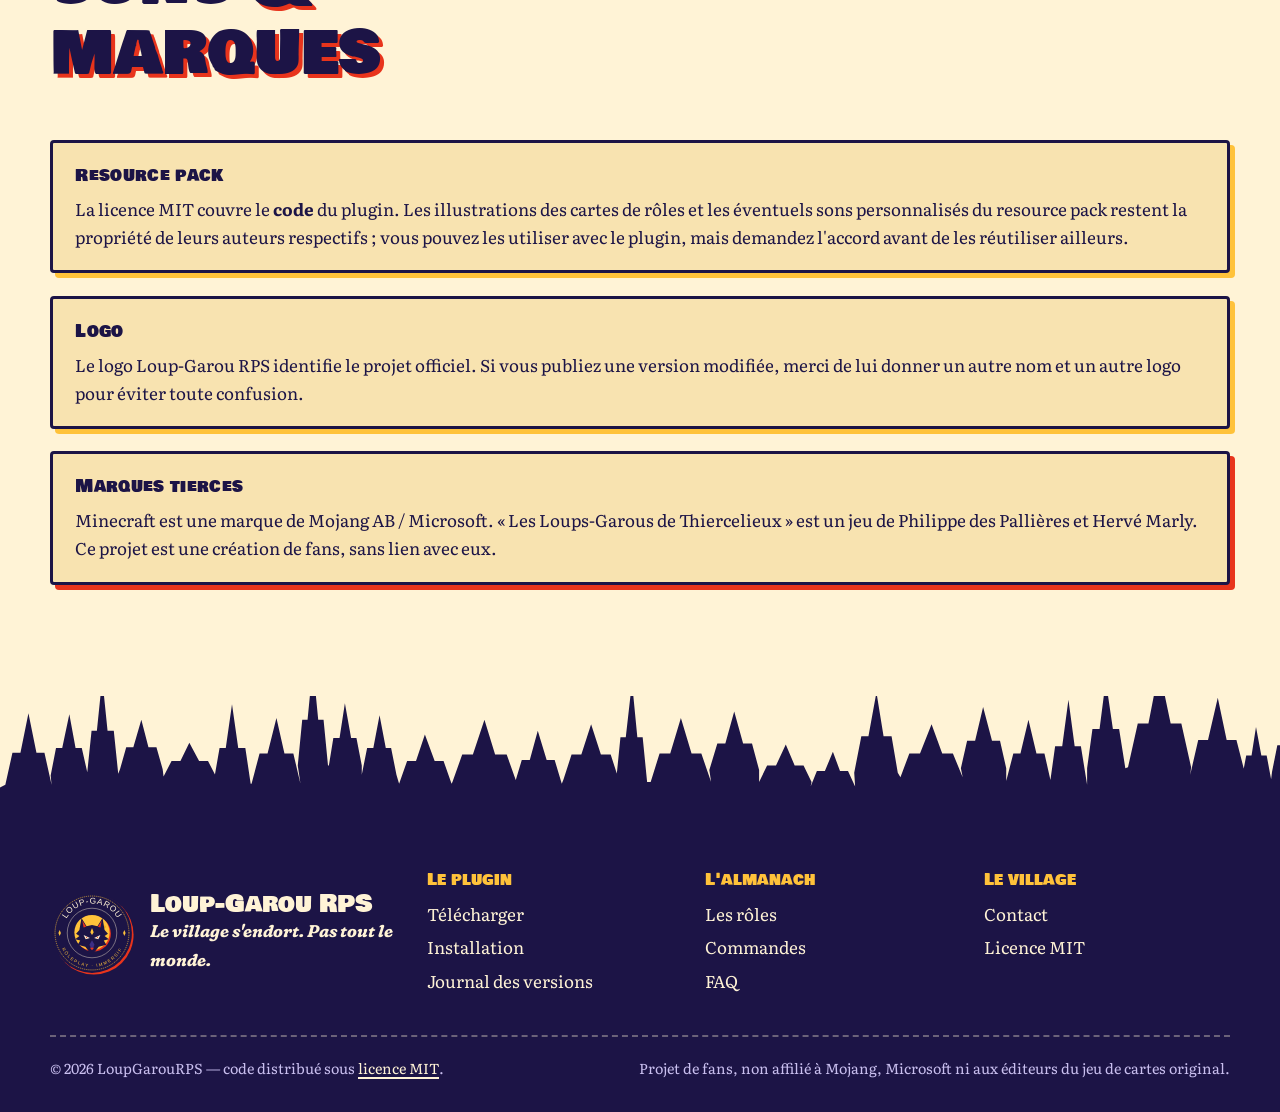
<file: licence.html>
<!doctype html>
<html lang="fr" class="no-js">
<head>
  <meta charset="utf-8">
  <meta name="viewport" content="width=device-width, initial-scale=1">
  <title>Licence — Loup-Garou RPS</title>
  <meta name="description" content="Loup-Garou RPS est distribué sous licence MIT.">
  <meta name="theme-color" content="#1C1446">
  <meta property="og:title" content="Licence — Loup-Garou RPS">
  <meta property="og:description" content="Loup-Garou RPS est distribué sous licence MIT.">
  <meta property="og:image" content="assets/logo.svg">
  <link rel="icon" href="assets/logo-mark.svg" type="image/svg+xml">
  <script>try{var t=localStorage.getItem("lg-theme");if(t==="light"||t==="dark")document.documentElement.dataset.theme=t}catch(e){}</script>
  <link rel="preconnect" href="https://fonts.googleapis.com">
  <link rel="preconnect" href="https://fonts.gstatic.com" crossorigin>
  <link rel="stylesheet" href="https://fonts.googleapis.com/css2?family=Bowlby+One+SC&family=Fraunces:ital,opsz,wght,SOFT,WONK@0,9..144,400..900,0..100,0..1;1,9..144,400..900,0..100,0..1&family=JetBrains+Mono:wght@400;700&family=Literata:ital,opsz,wght@0,7..72,400..700;1,7..72,400..700&display=swap">
  <link rel="stylesheet" href="assets/style.css">
  <script src="assets/site.js" defer></script>
</head>
<body>
  <a class="sr" href="#contenu">Aller au contenu</a>
  <header class="entete">
    <div class="conteneur">
      <a class="marque" href="index.html">
        <img src="assets/logo-mark.svg" alt="" width="48" height="48">
        <span><b>Loup-Garou RPS</b><small>l'almanach du village</small></span>
      </a>
      <button class="burger" type="button" aria-expanded="false" aria-controls="nav" aria-label="Menu">☰</button>
      <nav class="nav" id="nav" aria-label="Navigation principale">
        <a href="index.html">Accueil</a>
        <a href="telecharger.html">Télécharger</a>
        <a href="wiki.html">Wiki</a>
        <a href="licence.html" aria-current="page">Licence</a>
        <a href="contact.html">Contact</a>
        <button class="bascule" type="button"><span class="astre-mini"></span><span class="libelle">Jour</span></button>
      </nav>
    </div>
  </header>
  <main id="contenu">
    <section class="fronton">
      <div class="fronton__astre" aria-hidden="true"></div>
      <div class="conteneur">
        <span class="tampon" style="color:var(--fiole)">Open source</span>
        <h1><span class="riso-vert">Licence</span> MIT</h1>
        <p>Le code de Loup-Garou RPS est libre&nbsp;: utilisez-le, modifiez-le, redistribuez-le, même sur un serveur commercial. Une seule condition&nbsp;: garder la mention de copyright et le texte de la licence.</p>
      </div>
    </section>

    <section class="section" style="padding-top:0">
      <div class="conteneur">
        <h2 class="sr">La licence en bref</h2>
        <div class="trois">
          <div class="colonne-licence oui">
            <h3>Vous pouvez</h3>
            <ul>
              <li>L'installer sur n'importe quel serveur, gratuit ou payant</li>
              <li>Modifier le code, ajouter vos rôles</li>
              <li>Le redistribuer, modifié ou non</li>
              <li>L'intégrer à un projet sous une autre licence</li>
            </ul>
          </div>
          <div class="colonne-licence doit">
            <h3>Vous devez</h3>
            <ul>
              <li>Conserver la mention de copyright</li>
              <li>Joindre le texte de la licence MIT à toute copie ou redistribution du code</li>
            </ul>
          </div>
          <div class="colonne-licence non">
            <h3>Pas de garantie</h3>
            <ul>
              <li>Le logiciel est fourni « tel quel »</li>
              <li>Les auteurs ne sont pas responsables des dommages (sauvegardez vos maps&nbsp;!)</li>
            </ul>
          </div>
        </div>

        <div class="parchemin">
          <h3>Texte officiel</h3>
          <p>MIT License</p>
          <p>Copyright (c) 2026 LoupGarouRPS</p>
          <p>Permission is hereby granted, free of charge, to any person obtaining a copy of this software and associated documentation files (the "Software"), to deal in the Software without restriction, including without limitation the rights to use, copy, modify, merge, publish, distribute, sublicense, and/or sell copies of the Software, and to permit persons to whom the Software is furnished to do so, subject to the following conditions:</p>
          <p>The above copyright notice and this permission notice shall be included in all copies or substantial portions of the Software.</p>
          <p>THE SOFTWARE IS PROVIDED "AS IS", WITHOUT WARRANTY OF ANY KIND, EXPRESS OR IMPLIED, INCLUDING BUT NOT LIMITED TO THE WARRANTIES OF MERCHANTABILITY, FITNESS FOR A PARTICULAR PURPOSE AND NONINFRINGEMENT. IN NO EVENT SHALL THE AUTHORS OR COPYRIGHT HOLDERS BE LIABLE FOR ANY CLAIM, DAMAGES OR OTHER LIABILITY, WHETHER IN AN ACTION OF CONTRACT, TORT OR OTHERWISE, ARISING FROM, OUT OF OR IN CONNECTION WITH THE SOFTWARE OR THE USE OR OTHER DEALINGS IN THE SOFTWARE.</p>
        </div>

        <div style="margin-top:3.5rem" class="titre-section">
          <span class="chapitre">Ce qui n'est pas couvert</span>
          <h2>Illustrations, sons <span class="riso">&amp; marques</span></h2>
        </div>
        <div class="encadre">
          <strong>Resource pack</strong>
          <p>La licence MIT couvre le <strong>code</strong> du plugin. Les illustrations des cartes de rôles et les éventuels sons personnalisés du resource pack restent la propriété de leurs auteurs respectifs&nbsp;; vous pouvez les utiliser avec le plugin, mais demandez l'accord avant de les réutiliser ailleurs.</p>
        </div>
        <div class="encadre">
          <strong>Logo</strong>
          <p>Le logo Loup-Garou RPS identifie le projet officiel. Si vous publiez une version modifiée, merci de lui donner un autre nom et un autre logo pour éviter toute confusion.</p>
        </div>
        <div class="encadre alerte">
          <strong>Marques tierces</strong>
          <p>Minecraft est une marque de Mojang AB / Microsoft. « Les Loups-Garous de Thiercelieux » est un jeu de Philippe des Pallières et Hervé Marly. Ce projet est une création de fans, sans lien avec eux.</p>
        </div>
      </div>
    </section>
  </main>
  <svg class="foret" viewBox="0 0 1440 140" preserveAspectRatio="none" aria-hidden="true"><path fill="currentColor" d="M0 140 L0 100 L6 97 L14 62 L23 62 L32 19 L41 62 L50 62 L58 97 L57 87 L63 57 L70 57 L78 20 L85 57 L92 57 L99 87 L98 85 L103 38 L109 38 L115 -19 L121 38 L128 38 L133 85 L135 80 L142 56 L150 56 L159 26 L167 56 L176 56 L183 80 L184 88 L193 71 L203 71 L213 51 L224 71 L234 71 L243 88 L240 96 L247 57 L254 57 L261 9 L268 57 L276 57 L282 96 L283 96 L292 63 L301 63 L311 24 L320 63 L330 63 L338 96 L335 76 L340 26 L346 26 L352 -34 L358 26 L364 26 L369 76 L370 76 L375 46 L382 46 L388 8 L395 46 L401 46 L407 76 L407 86 L413 57 L420 57 L427 21 L434 57 L440 57 L446 86 L449 96 L458 71 L468 71 L478 42 L489 71 L499 71 L508 96 L509 94 L520 64 L532 64 L545 26 L557 64 L570 64 L581 94 L579 96 L587 70 L596 70 L605 38 L615 70 L624 70 L632 96 L634 91 L643 64 L654 64 L665 31 L676 64 L687 64 L696 91 L693 94 L698 45 L704 45 L711 -15 L717 45 L723 45 L728 94 L732 94 L742 63 L754 63 L766 24 L778 63 L789 63 L800 94 L798 81 L807 52 L816 52 L826 17 L836 52 L846 52 L854 81 L854 94 L863 76 L873 76 L884 53 L894 76 L904 76 L913 94 L912 99 L919 82 L928 82 L937 61 L945 82 L954 82 L962 99 L961 84 L969 44 L977 44 L986 -4 L994 44 L1003 44 L1010 84 L1013 89 L1023 63 L1035 63 L1048 31 L1060 63 L1072 63 L1083 89 L1081 79 L1088 49 L1097 49 L1106 12 L1116 49 L1125 49 L1132 79 L1132 93 L1140 63 L1148 63 L1157 26 L1166 63 L1175 63 L1182 93 L1181 97 L1187 55 L1195 55 L1202 4 L1209 55 L1216 55 L1223 97 L1223 79 L1229 36 L1237 36 L1244 -17 L1252 36 L1259 36 L1266 79 L1269 78 L1280 30 L1292 30 L1304 -30 L1317 30 L1329 30 L1340 78 L1339 86 L1348 48 L1359 48 L1370 2 L1380 48 L1391 48 L1401 86 L1397 91 L1402 65 L1408 65 L1413 34 L1419 65 L1425 65 L1430 91 L1431 83 L1437 54 L1444 54 L1451 19 L1458 54 L1465 54 L1471 83 L1440 100 L1440 140 Z"/></svg>
  <footer class="pied">
    <div class="conteneur">
      <div class="pied__grille">
        <div class="pied__marque">
          <img src="assets/logo.svg" alt="Logo Loup-Garou RPS">
          <div><b>Loup-Garou RPS</b><span class="italique">Le village s'endort. Pas tout le monde.</span></div>
        </div>
        <div>
          <h4>Le plugin</h4>
          <ul><li><a href="telecharger.html">Télécharger</a></li><li><a href="telecharger.html#installation">Installation</a></li><li><a href="telecharger.html#journal">Journal des versions</a></li></ul>
        </div>
        <div>
          <h4>L'almanach</h4>
          <ul><li><a href="wiki.html#roles">Les rôles</a></li><li><a href="wiki.html#commandes">Commandes</a></li><li><a href="wiki.html#faq">FAQ</a></li></ul>
        </div>
        <div>
          <h4>Le village</h4>
          <ul><li><a href="contact.html">Contact</a></li><li><a href="licence.html">Licence MIT</a></li></ul>
        </div>
      </div>
      <div class="pied__bas">
        <span>© 2026 LoupGarouRPS — code distribué sous <a href="licence.html">licence MIT</a>.</span>
        <span>Projet de fans, non affilié à Mojang, Microsoft ni aux éditeurs du jeu de cartes original.</span>
      </div>
    </div>
  </footer>
</body>
</html>
</file>
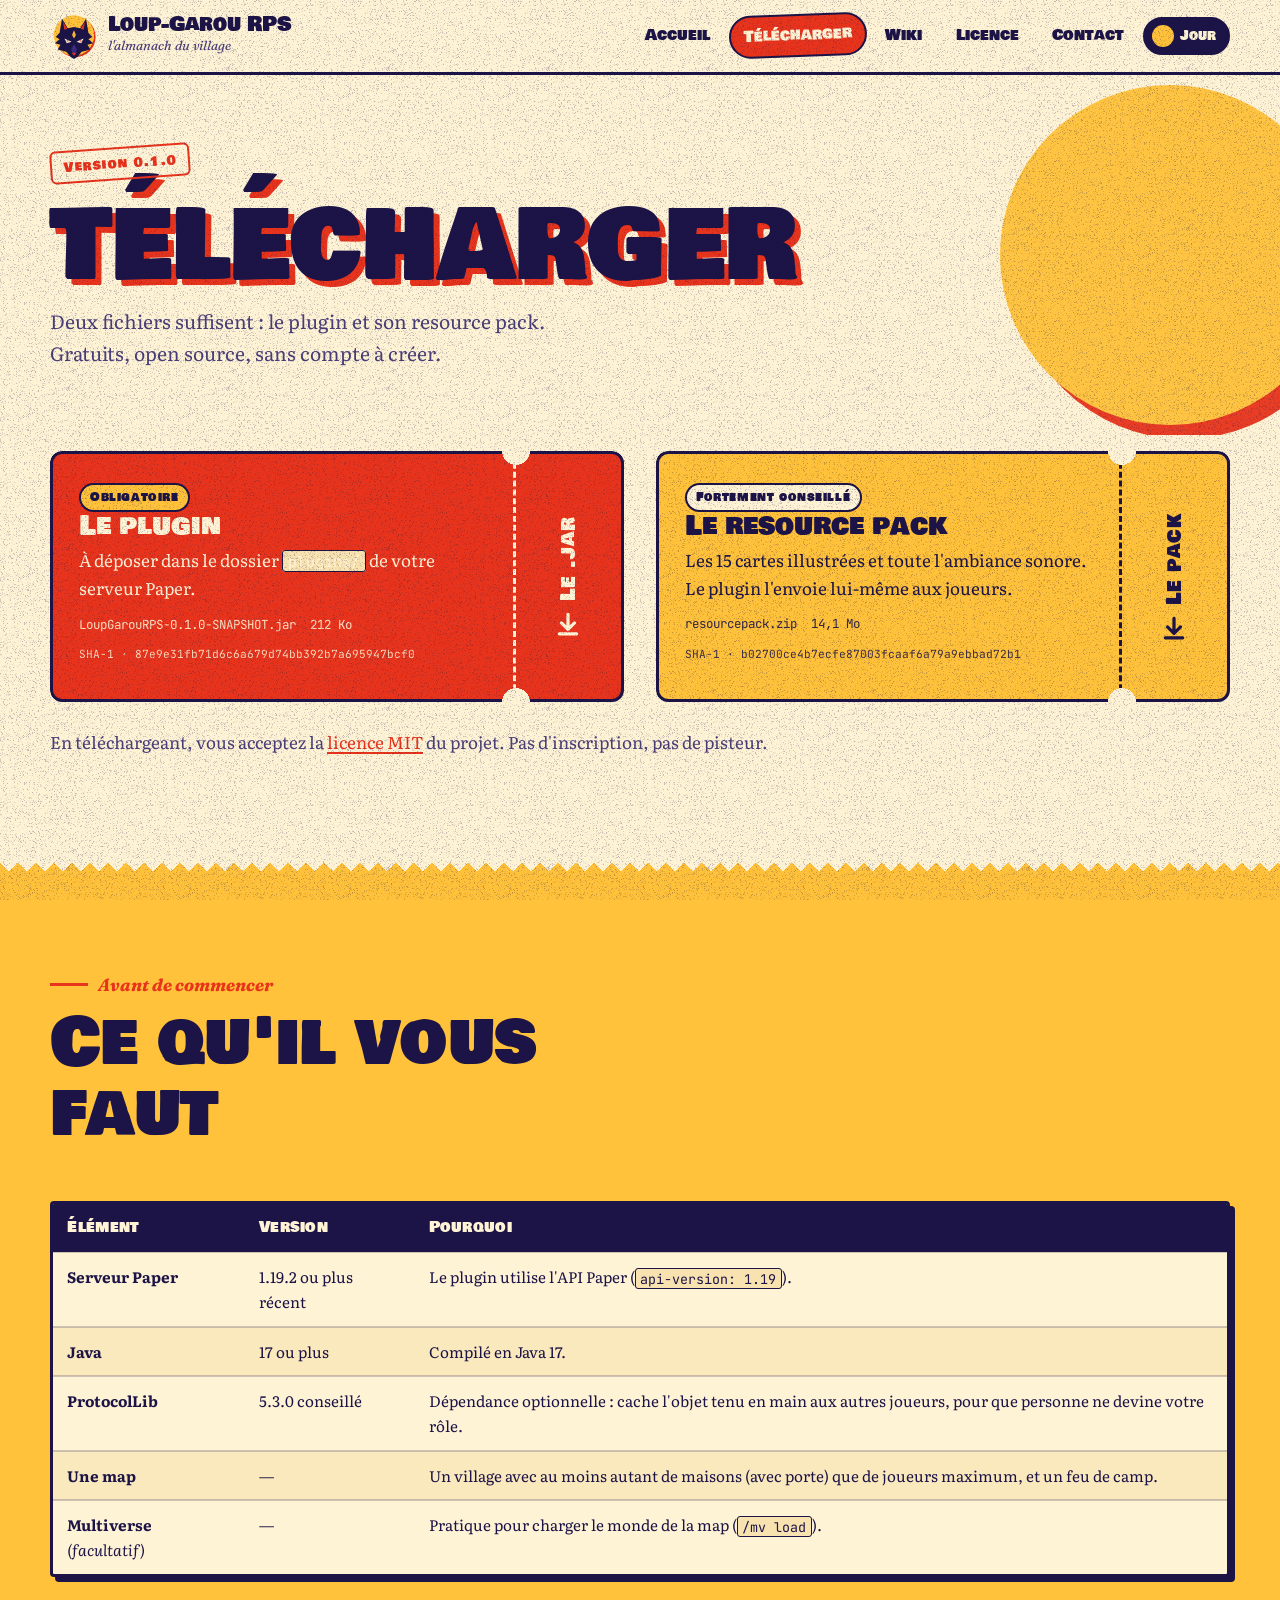
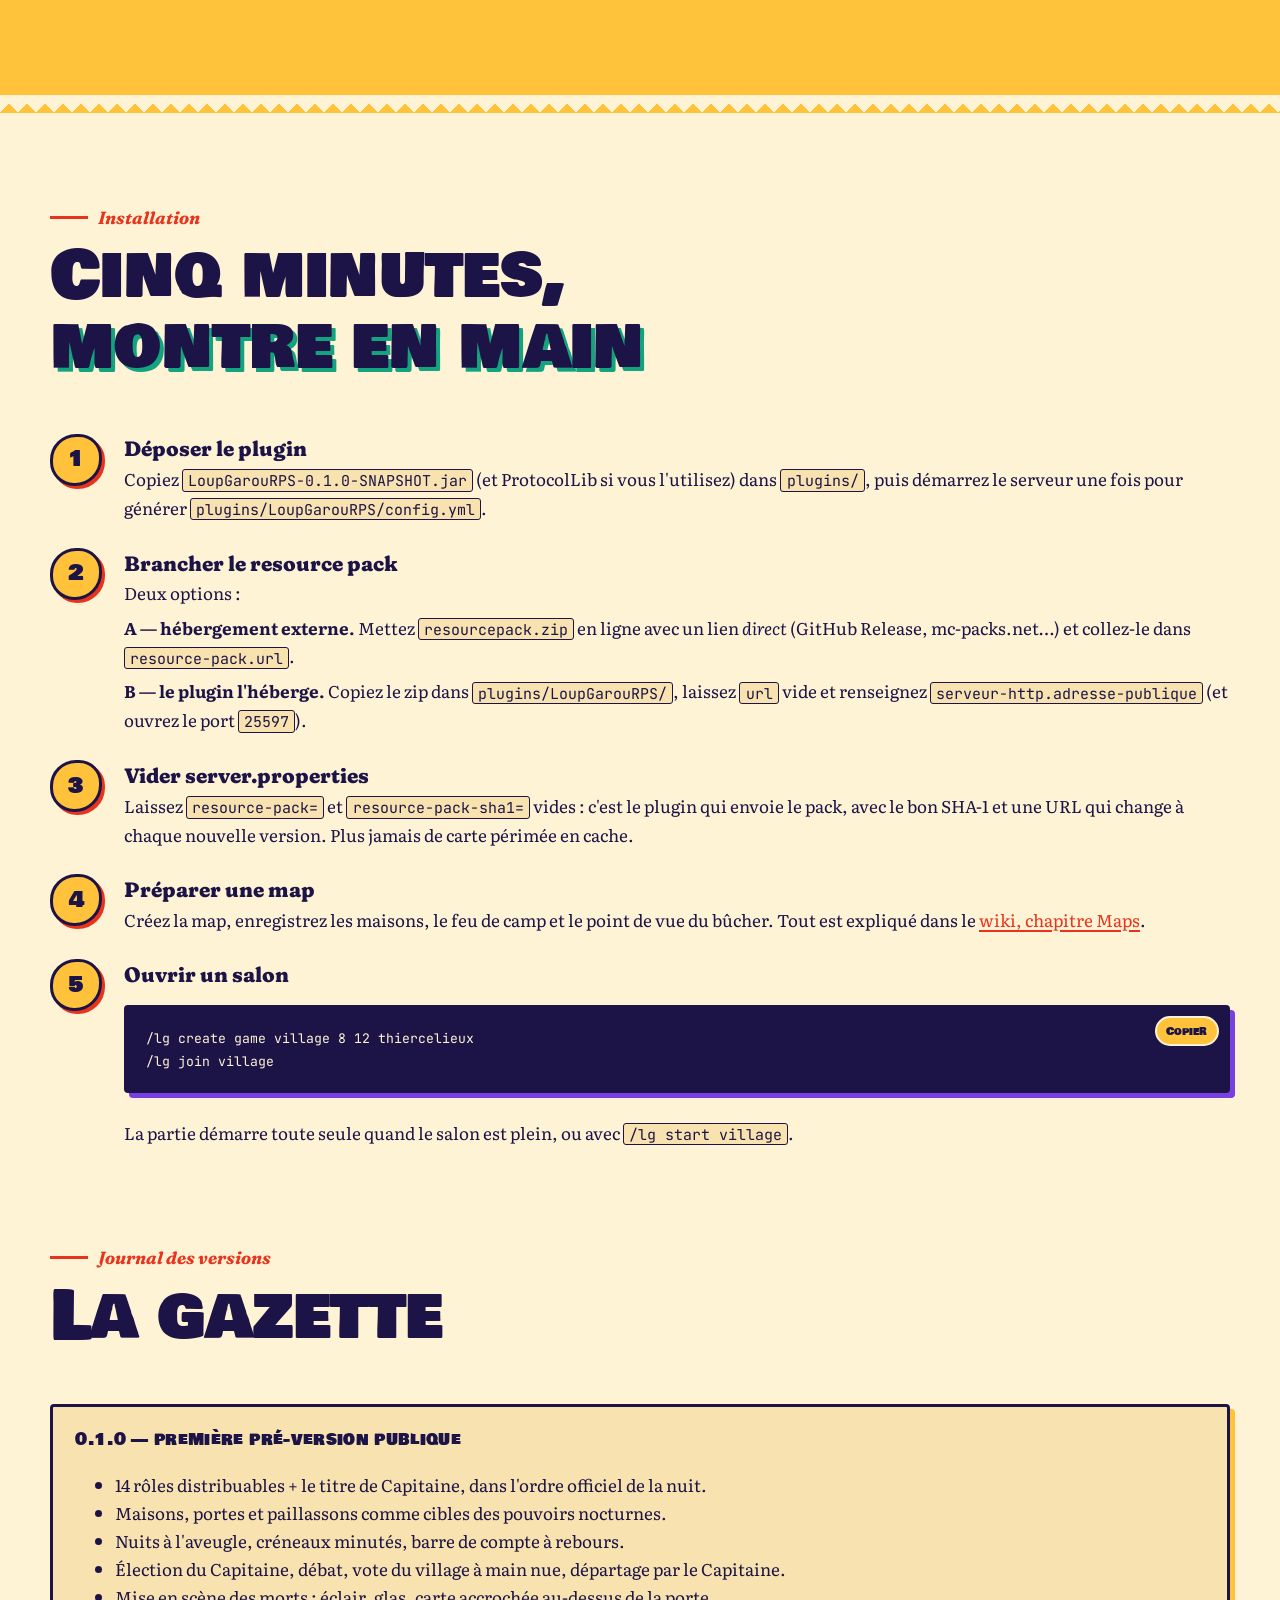
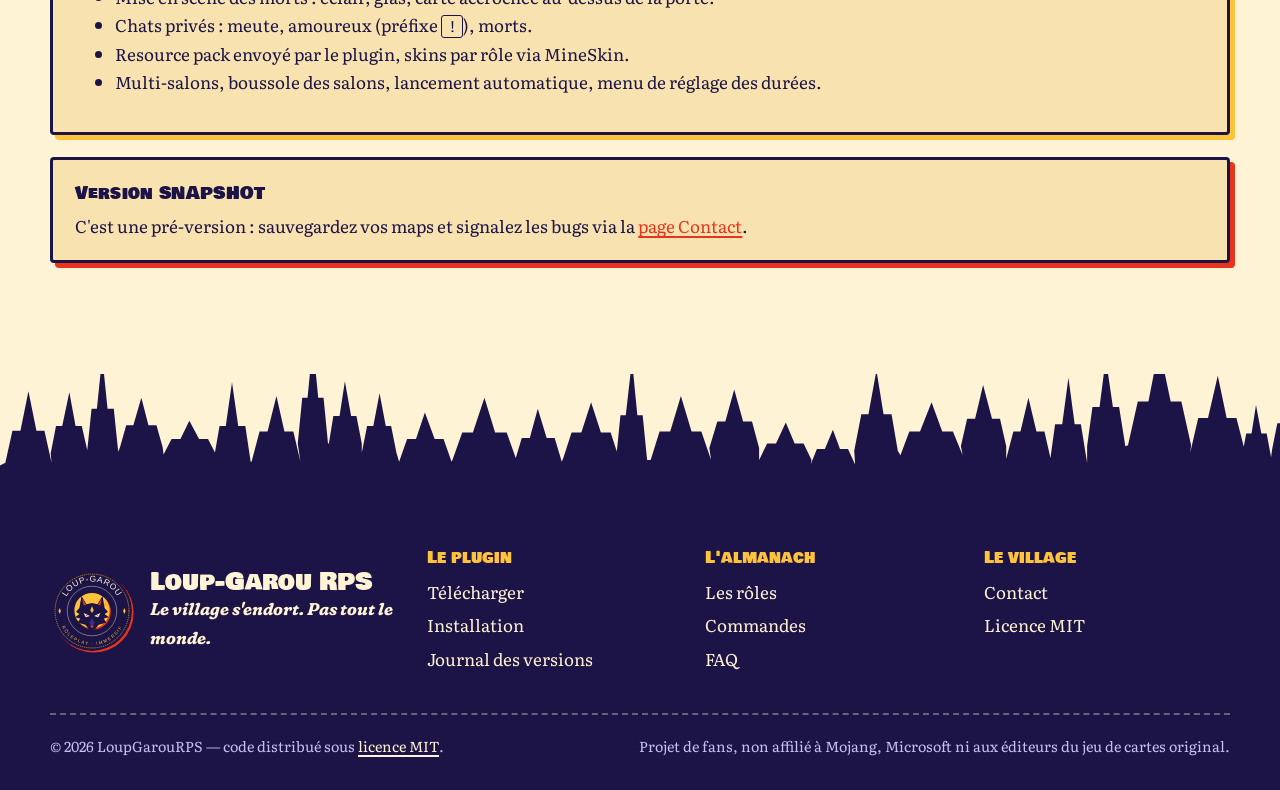
<file: telecharger.html>
<!doctype html>
<html lang="fr" class="no-js">
<head>
  <meta charset="utf-8">
  <meta name="viewport" content="width=device-width, initial-scale=1">
  <title>Télécharger — Loup-Garou RPS</title>
  <meta name="description" content="Téléchargez le plugin Loup-Garou RPS et son resource pack (cartes de rôles et ambiance sonore).">
  <meta name="theme-color" content="#1C1446">
  <meta property="og:title" content="Télécharger — Loup-Garou RPS">
  <meta property="og:description" content="Téléchargez le plugin Loup-Garou RPS et son resource pack (cartes de rôles et ambiance sonore).">
  <meta property="og:image" content="assets/logo.svg">
  <link rel="icon" href="assets/logo-mark.svg" type="image/svg+xml">
  <script>try{var t=localStorage.getItem("lg-theme");if(t==="light"||t==="dark")document.documentElement.dataset.theme=t}catch(e){}</script>
  <link rel="preconnect" href="https://fonts.googleapis.com">
  <link rel="preconnect" href="https://fonts.gstatic.com" crossorigin>
  <link rel="stylesheet" href="https://fonts.googleapis.com/css2?family=Bowlby+One+SC&family=Fraunces:ital,opsz,wght,SOFT,WONK@0,9..144,400..900,0..100,0..1;1,9..144,400..900,0..100,0..1&family=JetBrains+Mono:wght@400;700&family=Literata:ital,opsz,wght@0,7..72,400..700;1,7..72,400..700&display=swap">
  <link rel="stylesheet" href="assets/style.css">
  <script src="assets/site.js" defer></script>
</head>
<body>
  <a class="sr" href="#contenu">Aller au contenu</a>
  <header class="entete">
    <div class="conteneur">
      <a class="marque" href="index.html">
        <img src="assets/logo-mark.svg" alt="" width="48" height="48">
        <span><b>Loup-Garou RPS</b><small>l'almanach du village</small></span>
      </a>
      <button class="burger" type="button" aria-expanded="false" aria-controls="nav" aria-label="Menu">☰</button>
      <nav class="nav" id="nav" aria-label="Navigation principale">
        <a href="index.html">Accueil</a>
        <a href="telecharger.html" aria-current="page">Télécharger</a>
        <a href="wiki.html">Wiki</a>
        <a href="licence.html">Licence</a>
        <a href="contact.html">Contact</a>
        <button class="bascule" type="button"><span class="astre-mini"></span><span class="libelle">Jour</span></button>
      </nav>
    </div>
  </header>
  <main id="contenu">
    <section class="fronton">
      <div class="fronton__astre" aria-hidden="true"></div>
      <div class="conteneur">
        <span class="tampon">Version 0.1.0</span>
        <h1><span class="riso">Télécharger</span></h1>
        <p>Deux fichiers suffisent&nbsp;: le plugin et son resource pack. Gratuits, open source, sans compte à créer.</p>
      </div>
    </section>

    <section class="section" style="padding-top:1rem">
      <div class="conteneur">
        <div class="billets">
          <article class="billet">
            <div class="billet__corps">
              <span class="pastille jaune">Obligatoire</span>
              <h3>Le plugin</h3>
              <p>À déposer dans le dossier <code>plugins/</code> de votre serveur Paper.</p>
              <div class="billet__meta"><span>LoupGarouRPS-0.1.0-SNAPSHOT.jar</span><span>212 Ko</span></div>
              <p class="billet__sha">SHA-1 · 87e9e31fb71d6c6a679d74bb392b7a695947bcf0</p>
            </div>
            <div class="billet__talon">
              <a href="downloads/LoupGarouRPS-0.1.0-SNAPSHOT.jar" download>
                <svg viewBox="0 0 24 24" fill="none" stroke="currentColor" stroke-width="3" stroke-linecap="round" stroke-linejoin="round" aria-hidden="true"><path d="M12 3v13M6 11l6 6 6-6M4 21h16"/></svg>
                Le .jar
              </a>
            </div>
          </article>
          <article class="billet jaune">
            <div class="billet__corps">
              <span class="pastille">Fortement conseillé</span>
              <h3>Le resource pack</h3>
              <p>Les 15 cartes illustrées et toute l'ambiance sonore. Le plugin l'envoie lui-même aux joueurs.</p>
              <div class="billet__meta"><span>resourcepack.zip</span><span>14,1 Mo</span></div>
              <p class="billet__sha">SHA-1 · b02700ce4b7ecfe87003fcaaf6a79a9ebbad72b1</p>
            </div>
            <div class="billet__talon">
              <a href="downloads/resourcepack.zip" download>
                <svg viewBox="0 0 24 24" fill="none" stroke="currentColor" stroke-width="3" stroke-linecap="round" stroke-linejoin="round" aria-hidden="true"><path d="M12 3v13M6 11l6 6 6-6M4 21h16"/></svg>
                Le pack
              </a>
            </div>
          </article>
        </div>
        <p style="margin-top:1.6rem;color:var(--texte-doux)">En téléchargeant, vous acceptez la <a href="licence.html">licence MIT</a> du projet. Pas d'inscription, pas de pisteur.</p>
      </div>
    </section>

    <div class="dents" style="--haut: var(--papier); --bas: var(--lanterne)"></div>
    <section class="section section--jaune">
      <div class="conteneur">
        <div class="titre-section">
          <span class="chapitre" style="color:var(--sang)">Avant de commencer</span>
          <h2>Ce qu'il vous faut</h2>
        </div>
        <div class="tableau-wrap">
          <table>
            <thead><tr><th>Élément</th><th>Version</th><th>Pourquoi</th></tr></thead>
            <tbody>
              <tr><td><strong>Serveur Paper</strong></td><td>1.19.2 ou plus récent</td><td>Le plugin utilise l'API Paper (<code>api-version: 1.19</code>).</td></tr>
              <tr><td><strong>Java</strong></td><td>17 ou plus</td><td>Compilé en Java 17.</td></tr>
              <tr><td><strong>ProtocolLib</strong></td><td>5.3.0 conseillé</td><td>Dépendance optionnelle&nbsp;: cache l'objet tenu en main aux autres joueurs, pour que personne ne devine votre rôle.</td></tr>
              <tr><td><strong>Une map</strong></td><td>—</td><td>Un village avec au moins autant de maisons (avec porte) que de joueurs maximum, et un feu de camp.</td></tr>
              <tr><td><strong>Multiverse</strong> <em>(facultatif)</em></td><td>—</td><td>Pratique pour charger le monde de la map (<code>/mv load</code>).</td></tr>
            </tbody>
          </table>
        </div>
      </div>
    </section>
    <div class="dents" style="--haut: var(--lanterne); --bas: var(--papier); transform: scaleY(-1)"></div>

    <section class="section" id="installation">
      <div class="conteneur">
        <div class="titre-section">
          <span class="chapitre">Installation</span>
          <h2>Cinq minutes, <span class="riso-vert">montre en main</span></h2>
        </div>
        <ol class="etapes">
          <li>
            <div>
              <h3>Déposer le plugin</h3>
              <p>Copiez <code>LoupGarouRPS-0.1.0-SNAPSHOT.jar</code> (et ProtocolLib si vous l'utilisez) dans <code>plugins/</code>, puis démarrez le serveur une fois pour générer <code>plugins/LoupGarouRPS/config.yml</code>.</p>
            </div>
          </li>
          <li>
            <div>
              <h3>Brancher le resource pack</h3>
              <p>Deux options&nbsp;:</p>
              <p><strong>A — hébergement externe.</strong> Mettez <code>resourcepack.zip</code> en ligne avec un lien <em>direct</em> (GitHub Release, mc-packs.net…) et collez-le dans <code>resource-pack.url</code>.</p>
              <p><strong>B — le plugin l'héberge.</strong> Copiez le zip dans <code>plugins/LoupGarouRPS/</code>, laissez <code>url</code> vide et renseignez <code>serveur-http.adresse-publique</code> (et ouvrez le port <code>25597</code>).</p>
            </div>
          </li>
          <li>
            <div>
              <h3>Vider server.properties</h3>
              <p>Laissez <code>resource-pack=</code> et <code>resource-pack-sha1=</code> vides&nbsp;: c'est le plugin qui envoie le pack, avec le bon SHA-1 et une URL qui change à chaque nouvelle version. Plus jamais de carte périmée en cache.</p>
            </div>
          </li>
          <li>
            <div>
              <h3>Préparer une map</h3>
              <p>Créez la map, enregistrez les maisons, le feu de camp et le point de vue du bûcher. Tout est expliqué dans le <a href="wiki.html#maps">wiki, chapitre Maps</a>.</p>
            </div>
          </li>
          <li>
            <div>
              <h3>Ouvrir un salon</h3>
              <pre data-copier><code>/lg create game village 8 12 thiercelieux
/lg join village</code></pre>
              <p>La partie démarre toute seule quand le salon est plein, ou avec <code>/lg start village</code>.</p>
            </div>
          </li>
        </ol>
      </div>
    </section>

    <section class="section" id="journal" style="padding-top:0">
      <div class="conteneur">
        <div class="titre-section">
          <span class="chapitre">Journal des versions</span>
          <h2>La gazette</h2>
        </div>
        <div class="encadre">
          <strong>0.1.0 — première pré-version publique</strong>
          <ul>
            <li>14 rôles distribuables + le titre de Capitaine, dans l'ordre officiel de la nuit.</li>
            <li>Maisons, portes et paillassons comme cibles des pouvoirs nocturnes.</li>
            <li>Nuits à l'aveugle, créneaux minutés, barre de compte à rebours.</li>
            <li>Élection du Capitaine, débat, vote du village à main nue, départage par le Capitaine.</li>
            <li>Mise en scène des morts&nbsp;: éclair, glas, carte accrochée au-dessus de la porte.</li>
            <li>Chats privés&nbsp;: meute, amoureux (préfixe <code>!</code>), morts.</li>
            <li>Resource pack envoyé par le plugin, skins par rôle via MineSkin.</li>
            <li>Multi-salons, boussole des salons, lancement automatique, menu de réglage des durées.</li>
          </ul>
        </div>
        <div class="encadre alerte">
          <strong>Version SNAPSHOT</strong>
          <p>C'est une pré-version&nbsp;: sauvegardez vos maps et signalez les bugs via la <a href="contact.html">page Contact</a>.</p>
        </div>
      </div>
    </section>
  </main>
  <svg class="foret" viewBox="0 0 1440 140" preserveAspectRatio="none" aria-hidden="true"><path fill="currentColor" d="M0 140 L0 100 L6 97 L14 62 L23 62 L32 19 L41 62 L50 62 L58 97 L57 87 L63 57 L70 57 L78 20 L85 57 L92 57 L99 87 L98 85 L103 38 L109 38 L115 -19 L121 38 L128 38 L133 85 L135 80 L142 56 L150 56 L159 26 L167 56 L176 56 L183 80 L184 88 L193 71 L203 71 L213 51 L224 71 L234 71 L243 88 L240 96 L247 57 L254 57 L261 9 L268 57 L276 57 L282 96 L283 96 L292 63 L301 63 L311 24 L320 63 L330 63 L338 96 L335 76 L340 26 L346 26 L352 -34 L358 26 L364 26 L369 76 L370 76 L375 46 L382 46 L388 8 L395 46 L401 46 L407 76 L407 86 L413 57 L420 57 L427 21 L434 57 L440 57 L446 86 L449 96 L458 71 L468 71 L478 42 L489 71 L499 71 L508 96 L509 94 L520 64 L532 64 L545 26 L557 64 L570 64 L581 94 L579 96 L587 70 L596 70 L605 38 L615 70 L624 70 L632 96 L634 91 L643 64 L654 64 L665 31 L676 64 L687 64 L696 91 L693 94 L698 45 L704 45 L711 -15 L717 45 L723 45 L728 94 L732 94 L742 63 L754 63 L766 24 L778 63 L789 63 L800 94 L798 81 L807 52 L816 52 L826 17 L836 52 L846 52 L854 81 L854 94 L863 76 L873 76 L884 53 L894 76 L904 76 L913 94 L912 99 L919 82 L928 82 L937 61 L945 82 L954 82 L962 99 L961 84 L969 44 L977 44 L986 -4 L994 44 L1003 44 L1010 84 L1013 89 L1023 63 L1035 63 L1048 31 L1060 63 L1072 63 L1083 89 L1081 79 L1088 49 L1097 49 L1106 12 L1116 49 L1125 49 L1132 79 L1132 93 L1140 63 L1148 63 L1157 26 L1166 63 L1175 63 L1182 93 L1181 97 L1187 55 L1195 55 L1202 4 L1209 55 L1216 55 L1223 97 L1223 79 L1229 36 L1237 36 L1244 -17 L1252 36 L1259 36 L1266 79 L1269 78 L1280 30 L1292 30 L1304 -30 L1317 30 L1329 30 L1340 78 L1339 86 L1348 48 L1359 48 L1370 2 L1380 48 L1391 48 L1401 86 L1397 91 L1402 65 L1408 65 L1413 34 L1419 65 L1425 65 L1430 91 L1431 83 L1437 54 L1444 54 L1451 19 L1458 54 L1465 54 L1471 83 L1440 100 L1440 140 Z"/></svg>
  <footer class="pied">
    <div class="conteneur">
      <div class="pied__grille">
        <div class="pied__marque">
          <img src="assets/logo.svg" alt="Logo Loup-Garou RPS">
          <div><b>Loup-Garou RPS</b><span class="italique">Le village s'endort. Pas tout le monde.</span></div>
        </div>
        <div>
          <h4>Le plugin</h4>
          <ul><li><a href="telecharger.html">Télécharger</a></li><li><a href="telecharger.html#installation">Installation</a></li><li><a href="telecharger.html#journal">Journal des versions</a></li></ul>
        </div>
        <div>
          <h4>L'almanach</h4>
          <ul><li><a href="wiki.html#roles">Les rôles</a></li><li><a href="wiki.html#commandes">Commandes</a></li><li><a href="wiki.html#faq">FAQ</a></li></ul>
        </div>
        <div>
          <h4>Le village</h4>
          <ul><li><a href="contact.html">Contact</a></li><li><a href="licence.html">Licence MIT</a></li></ul>
        </div>
      </div>
      <div class="pied__bas">
        <span>© 2026 LoupGarouRPS — code distribué sous <a href="licence.html">licence MIT</a>.</span>
        <span>Projet de fans, non affilié à Mojang, Microsoft ni aux éditeurs du jeu de cartes original.</span>
      </div>
    </div>
  </footer>
</body>
</html>
</file>
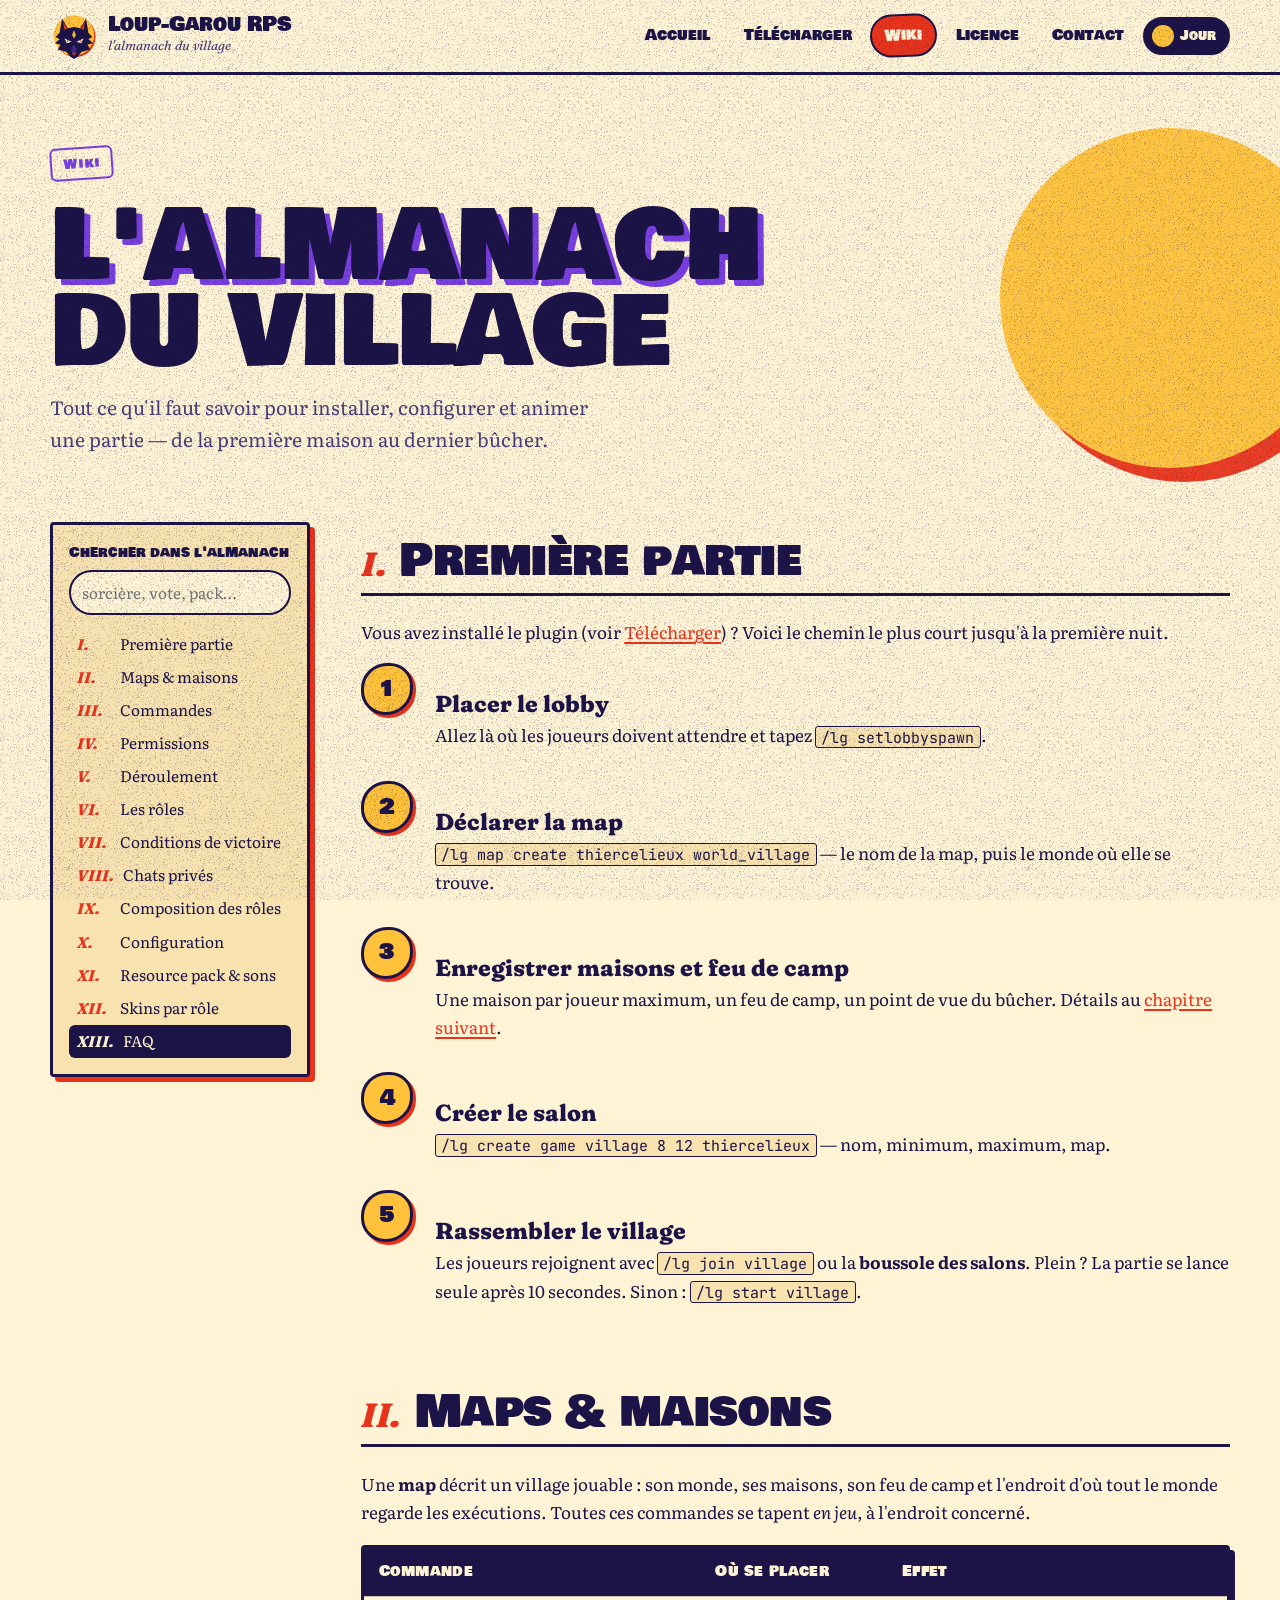
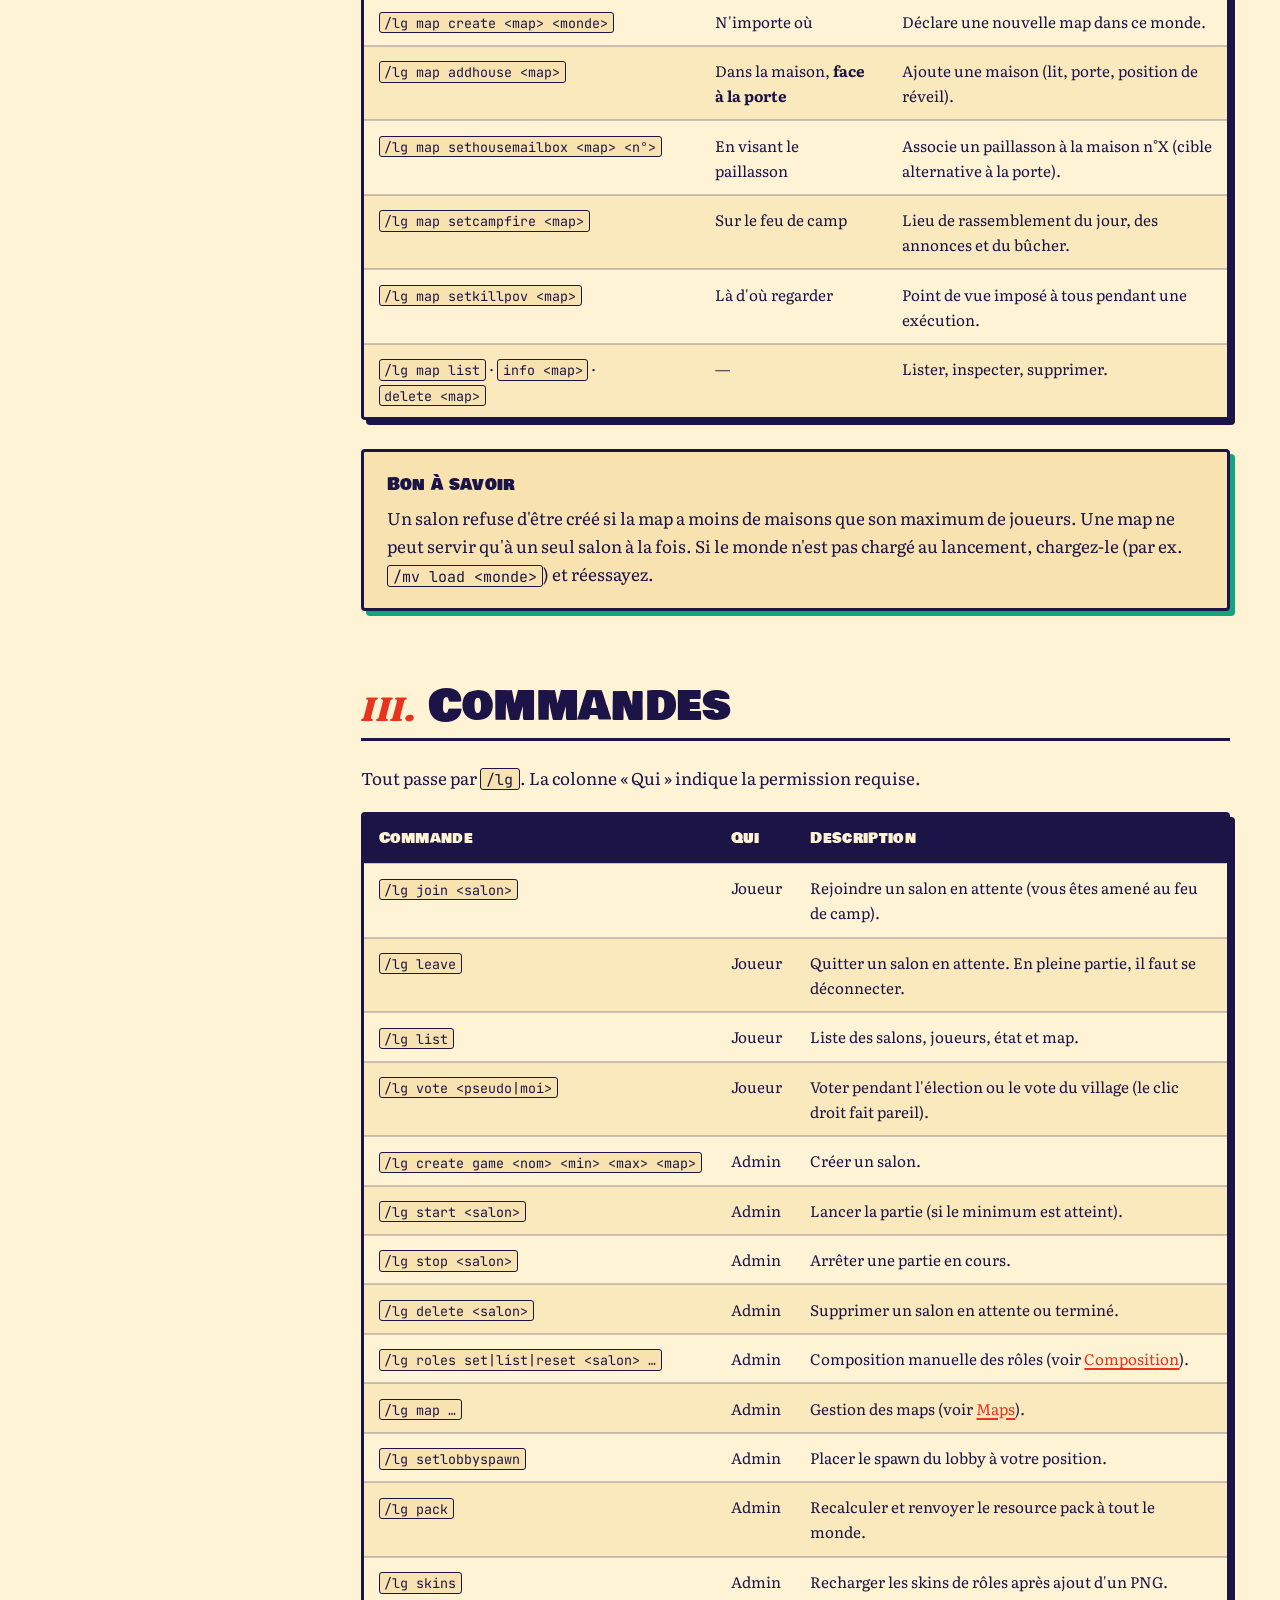
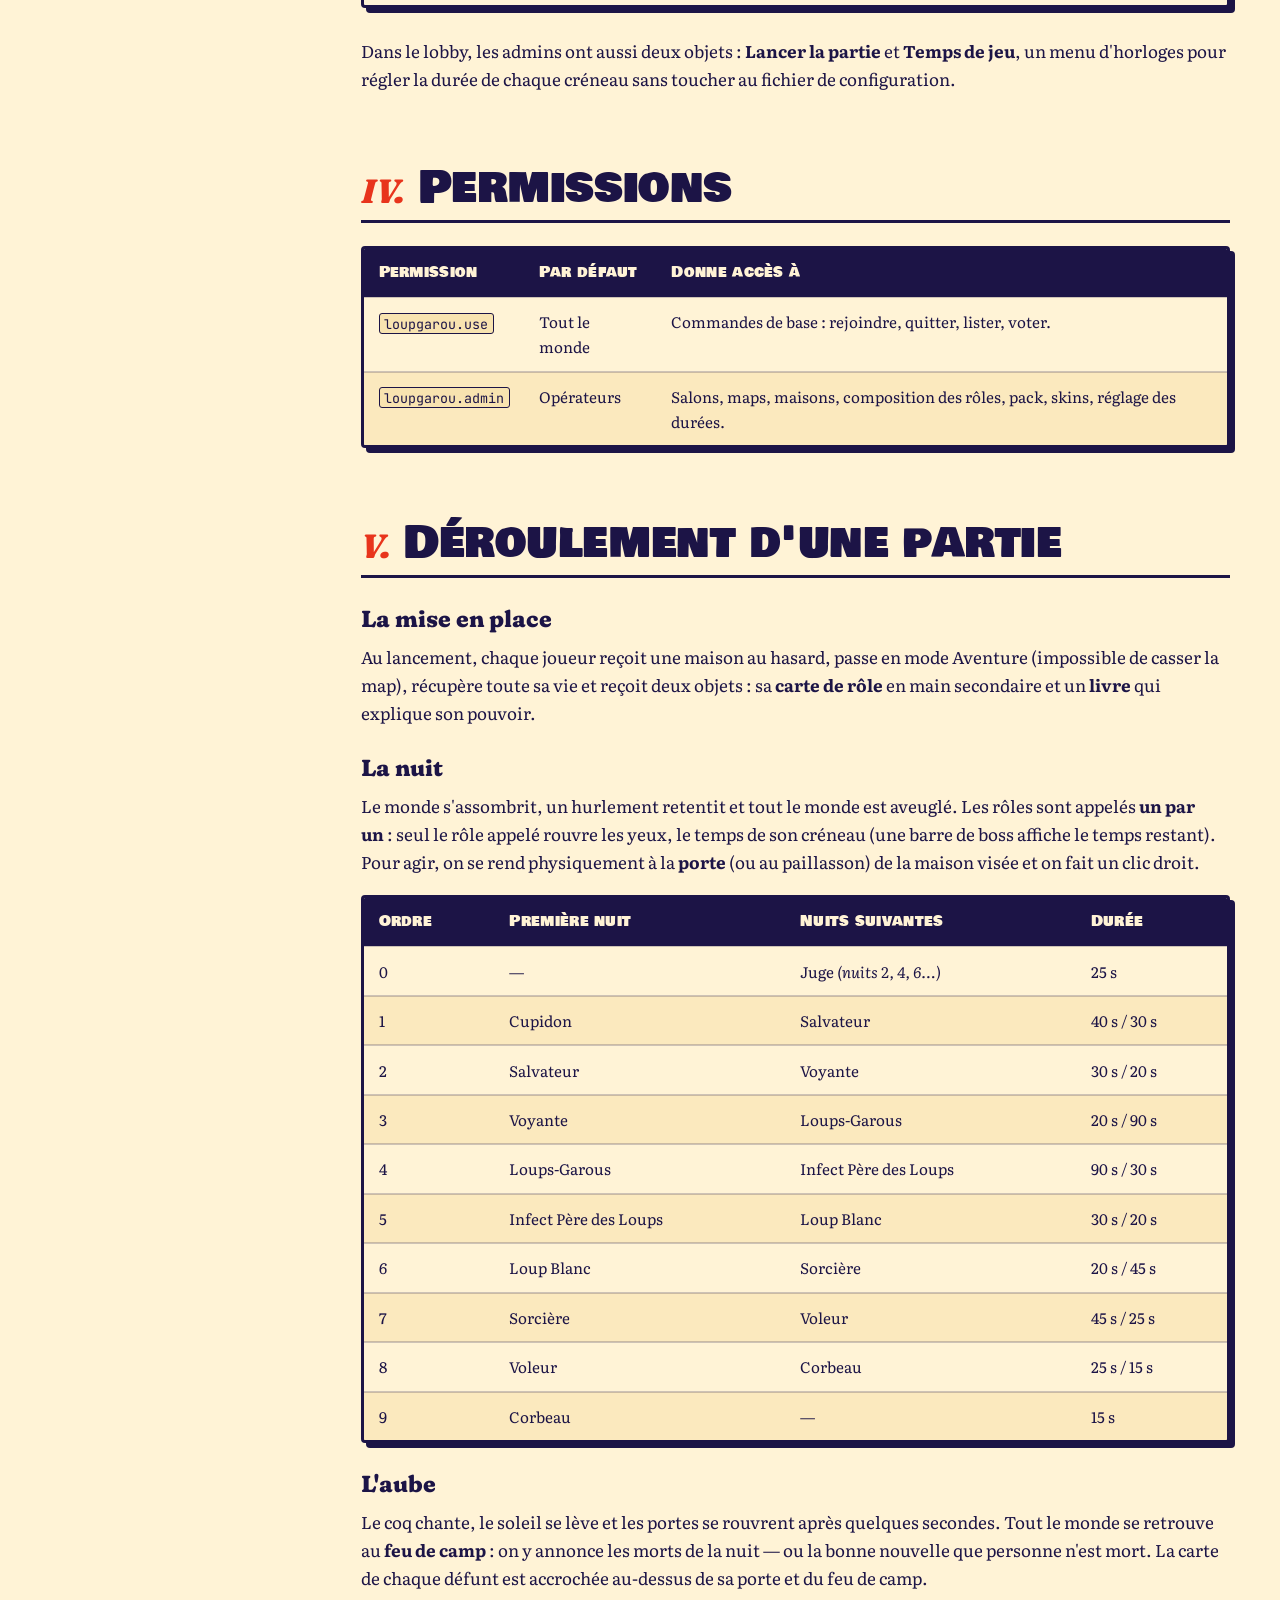
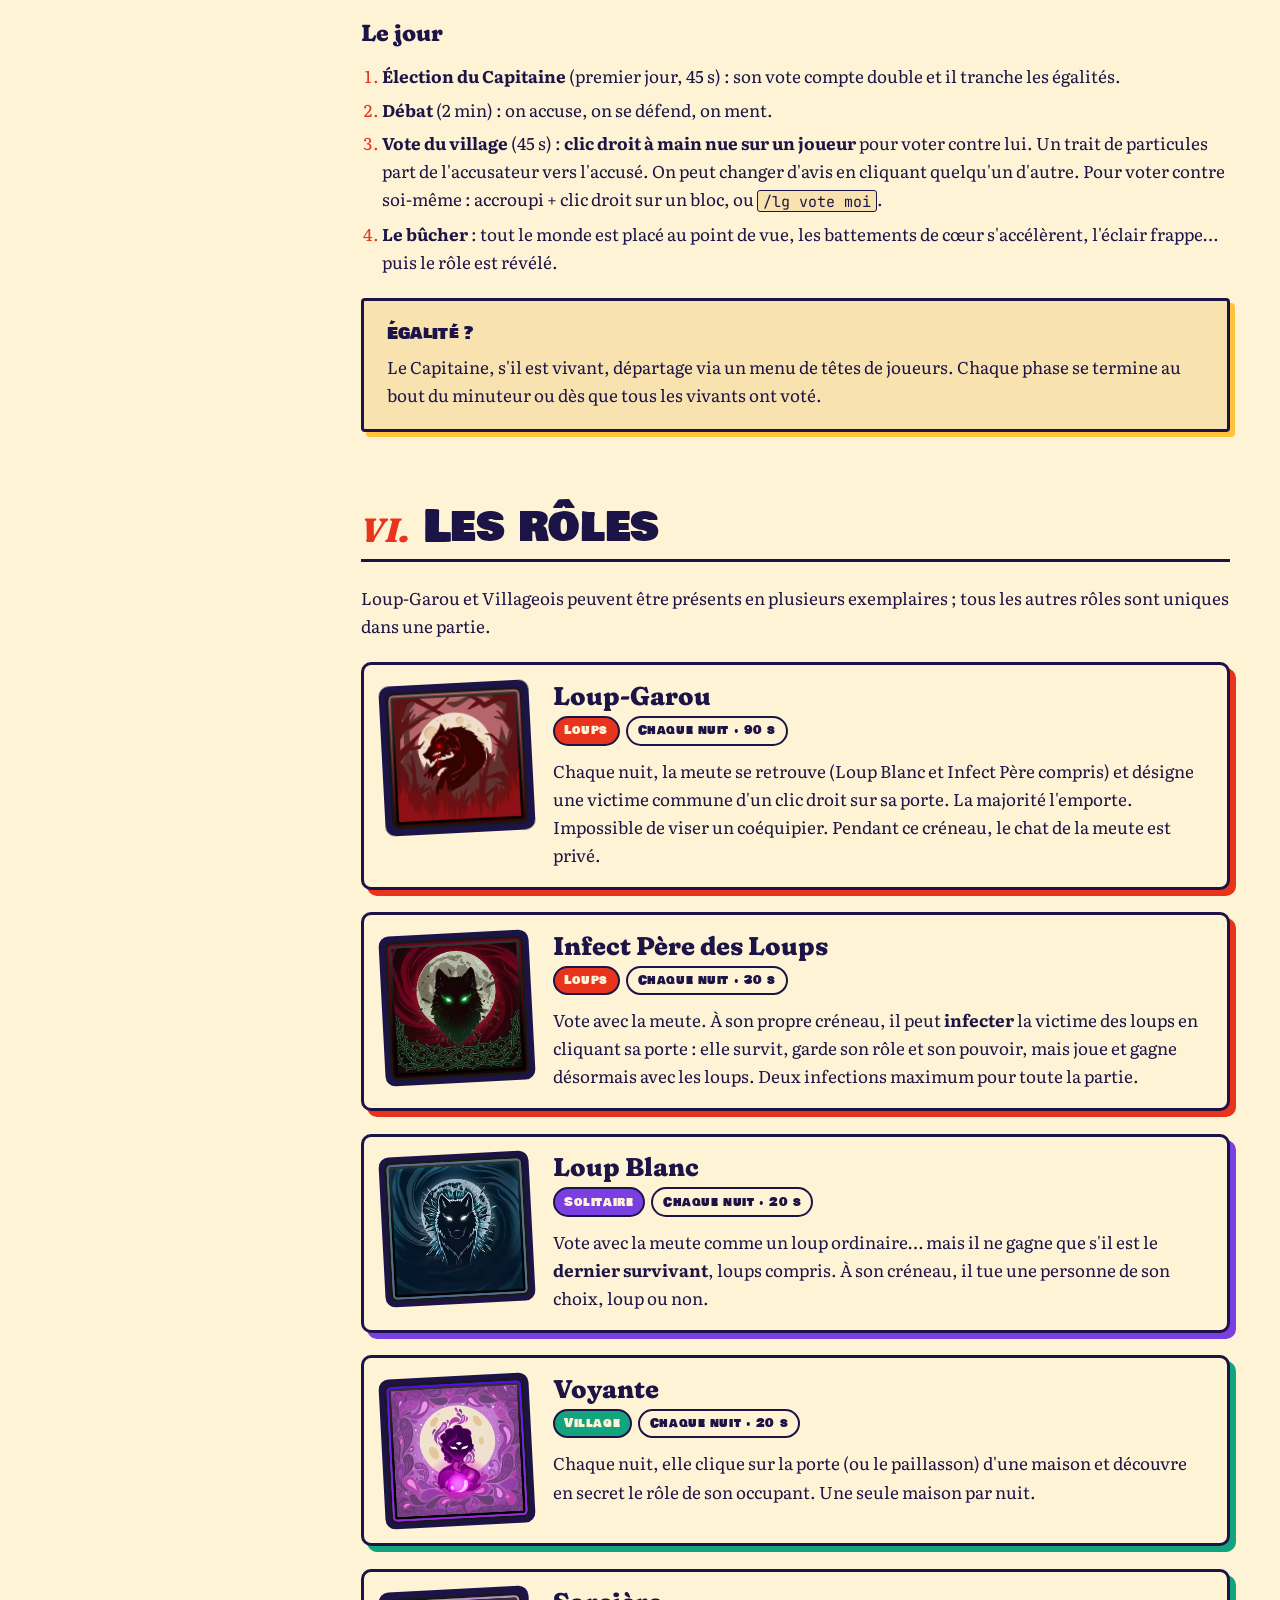
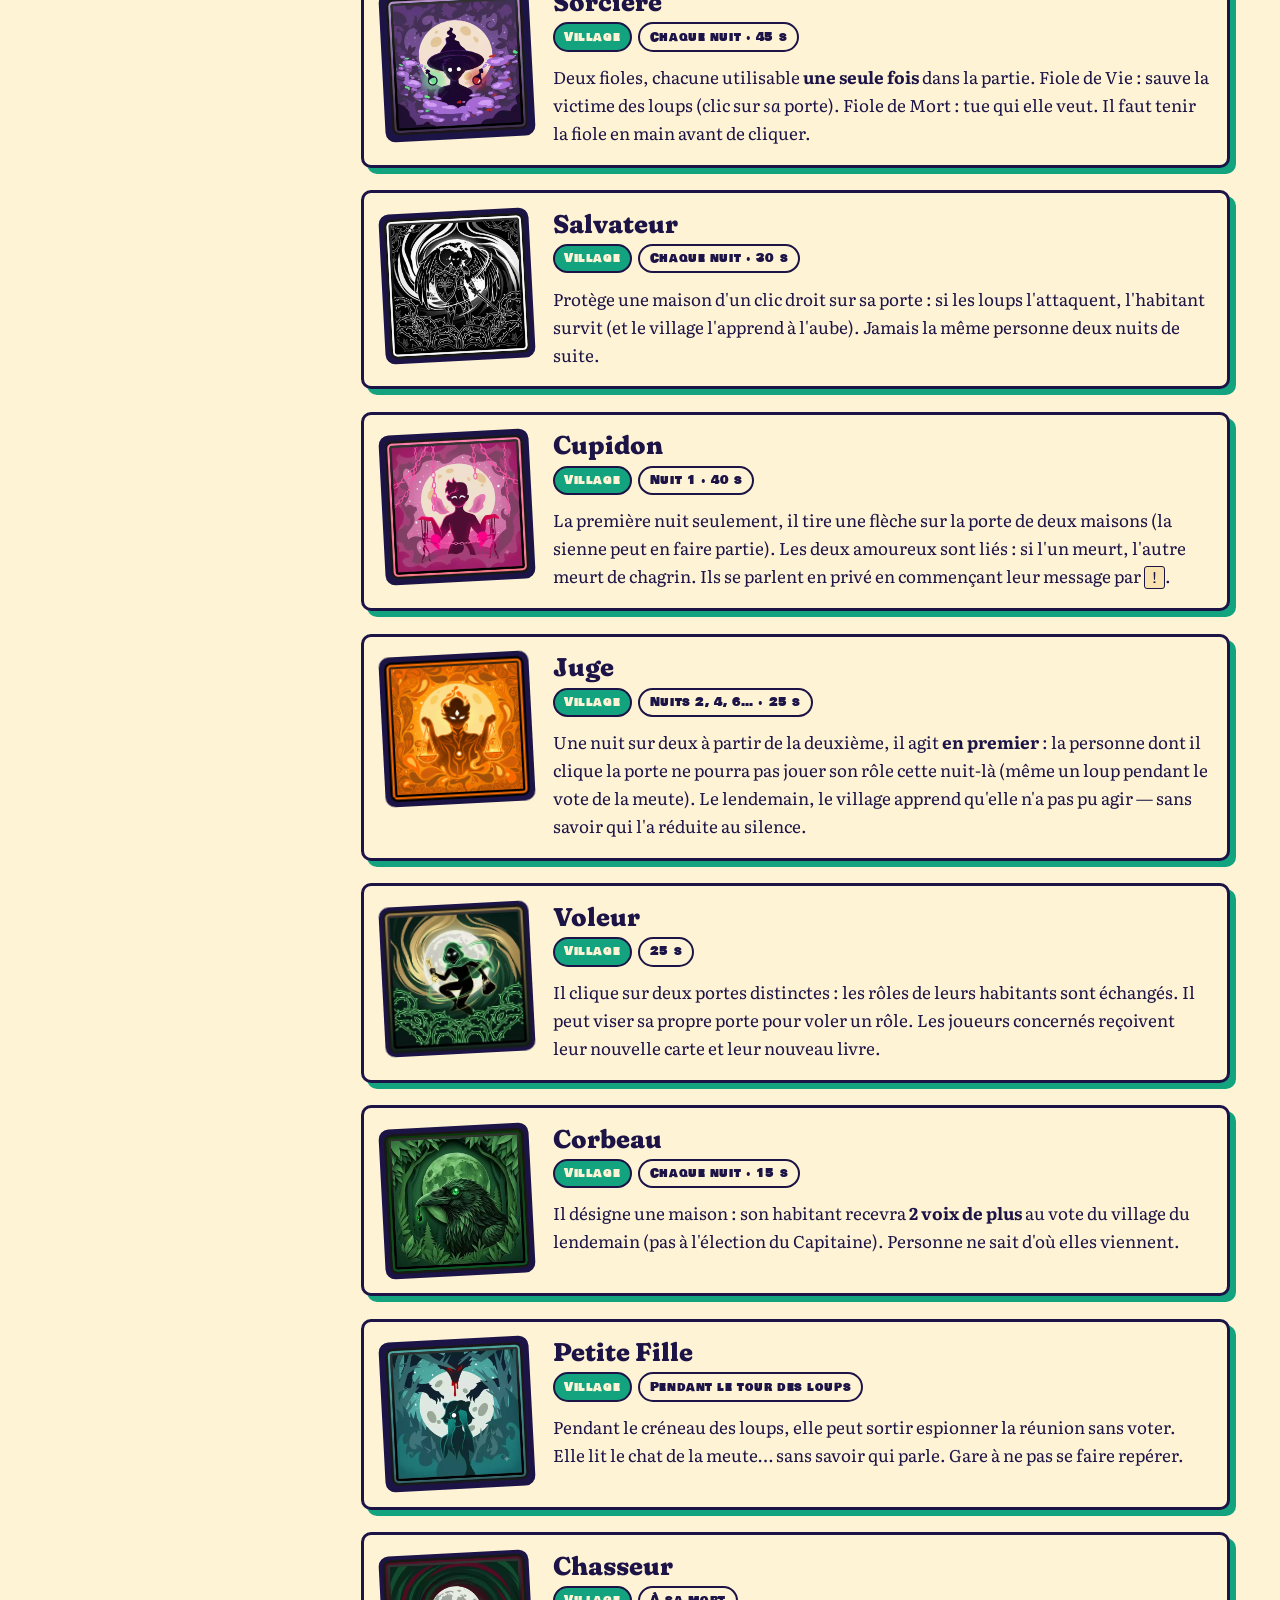
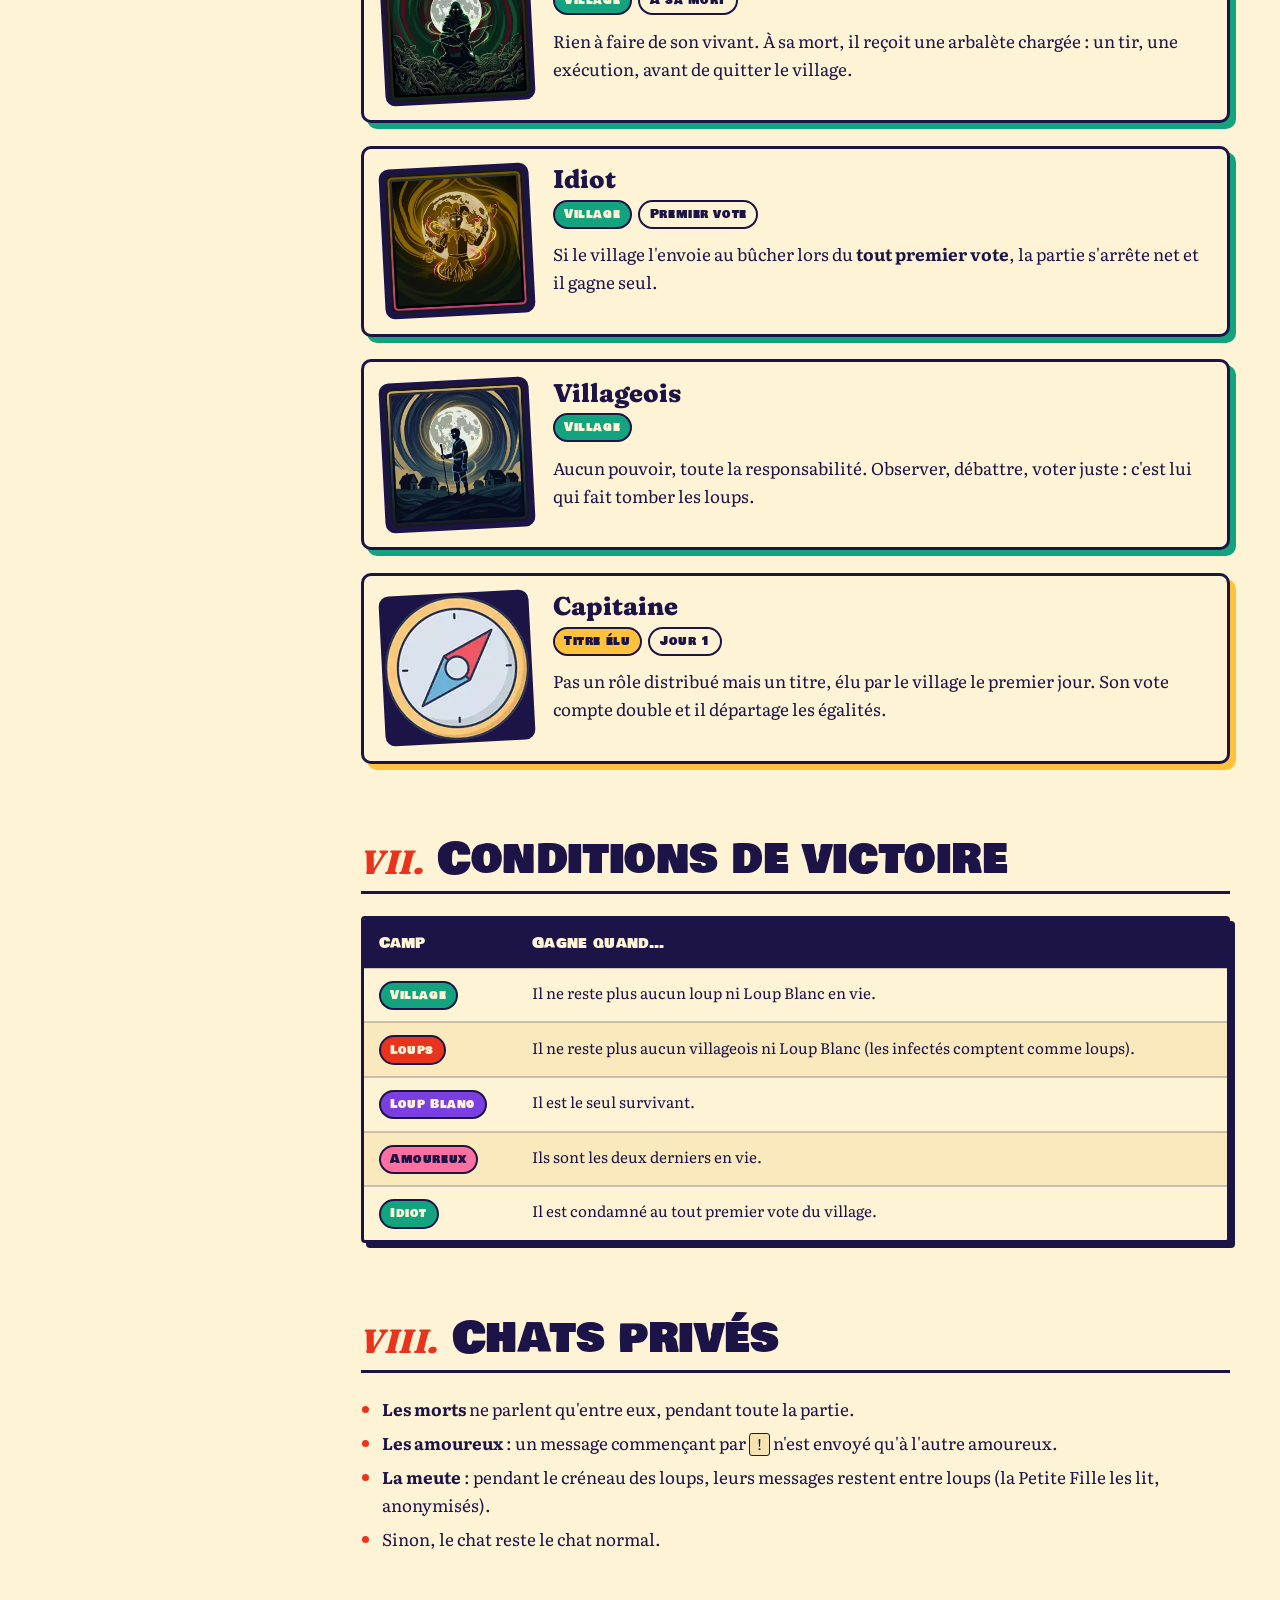
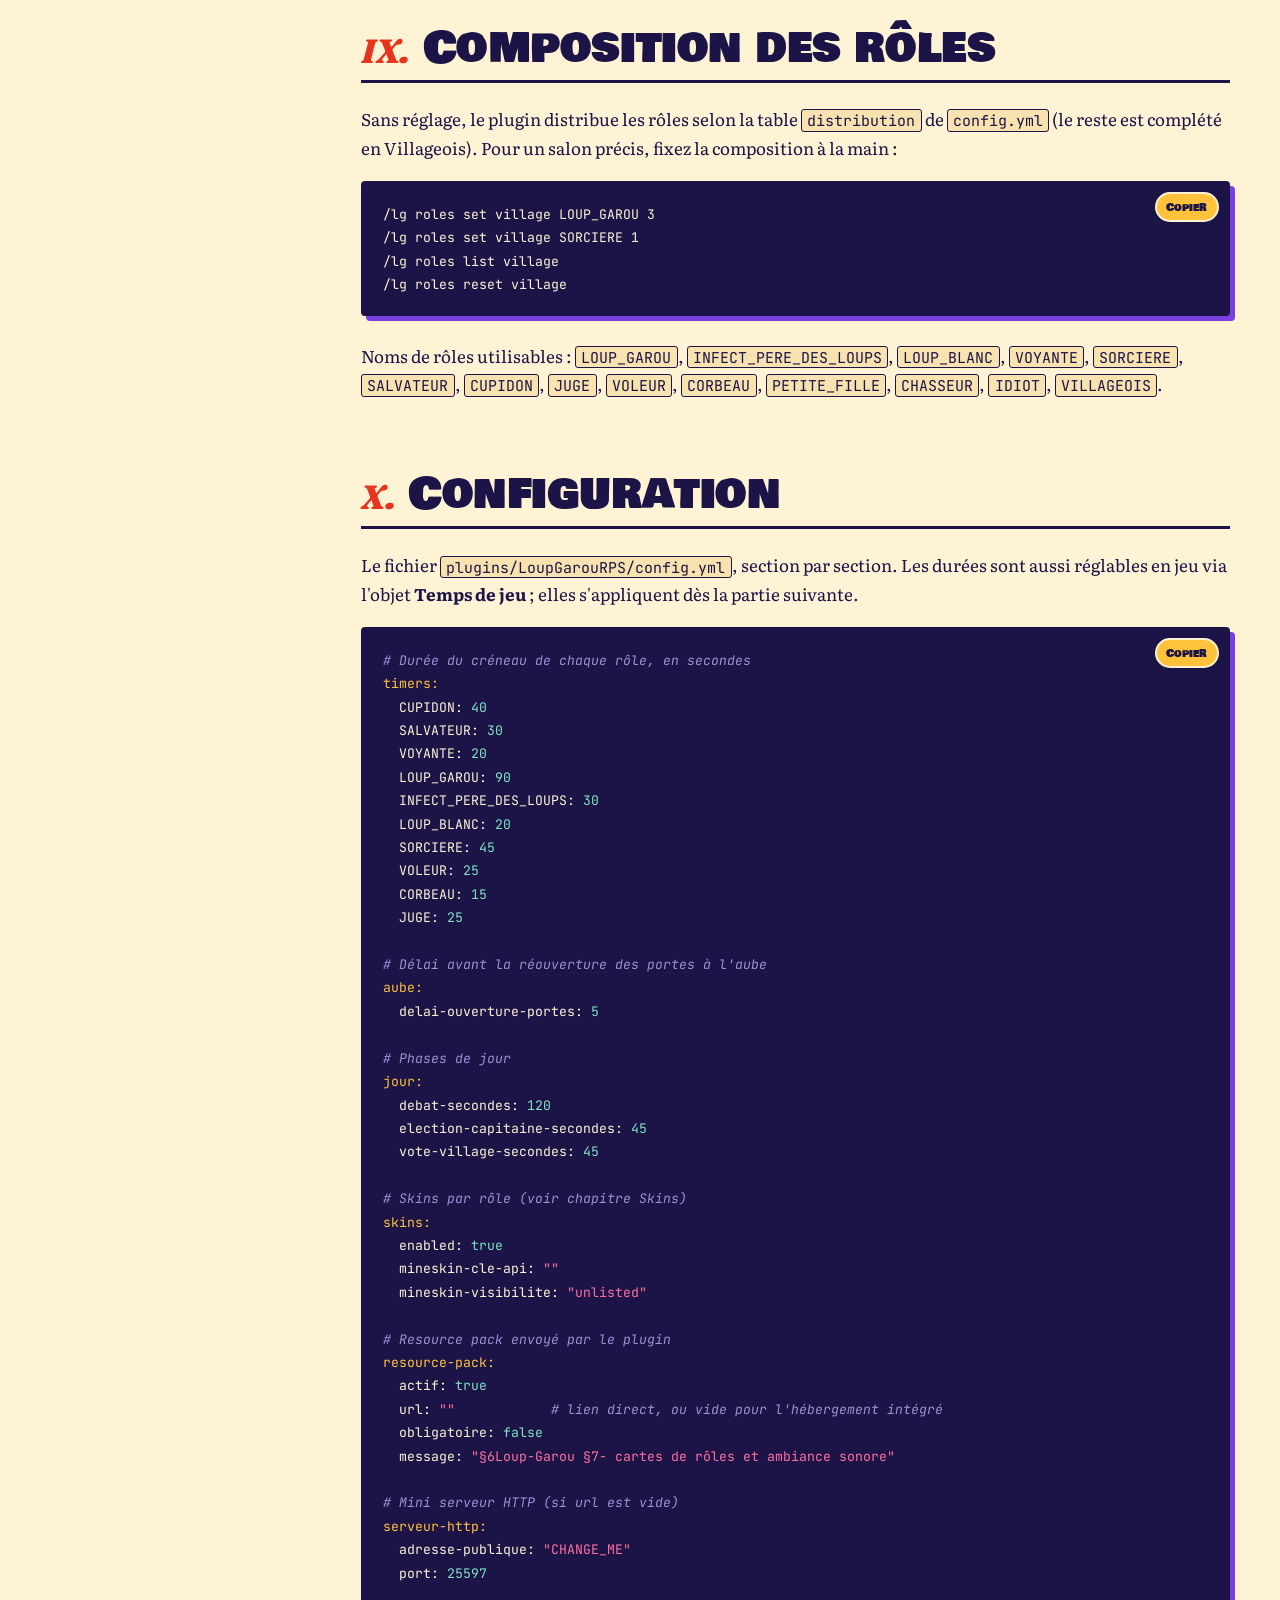
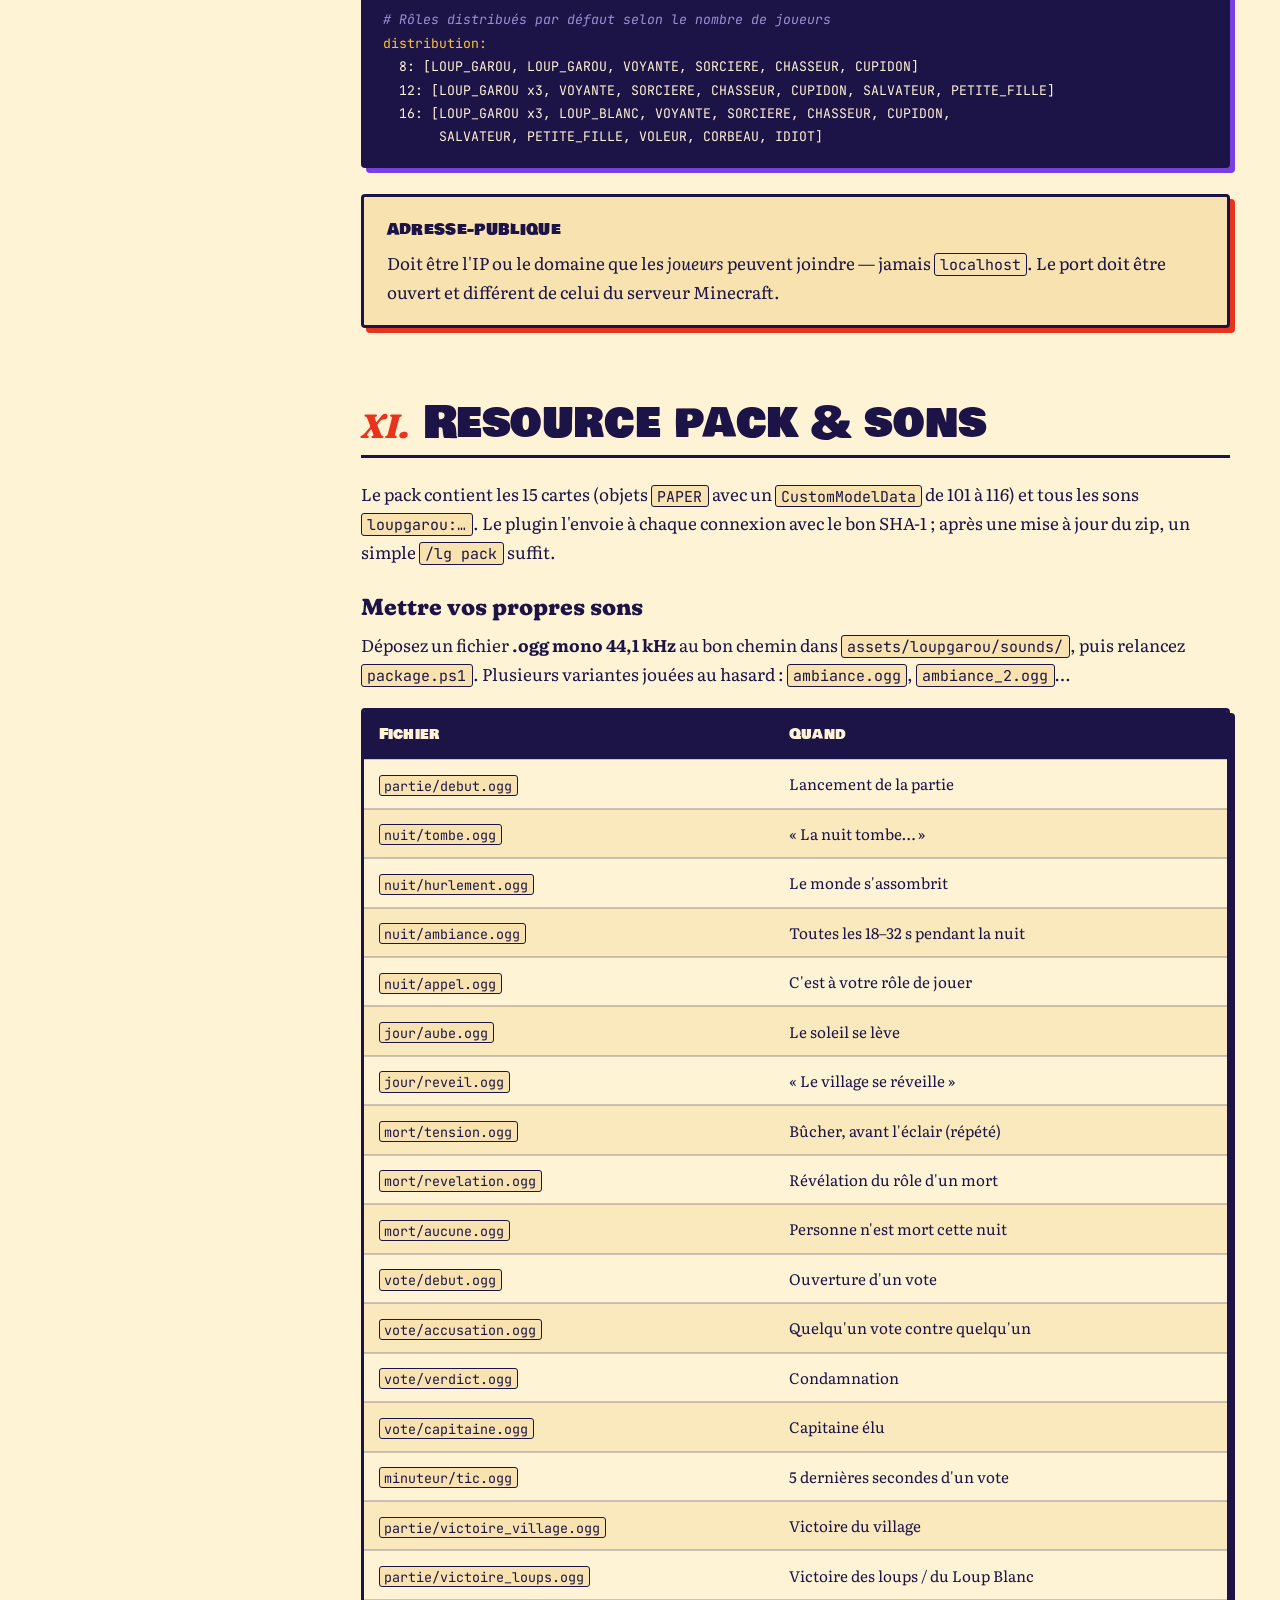
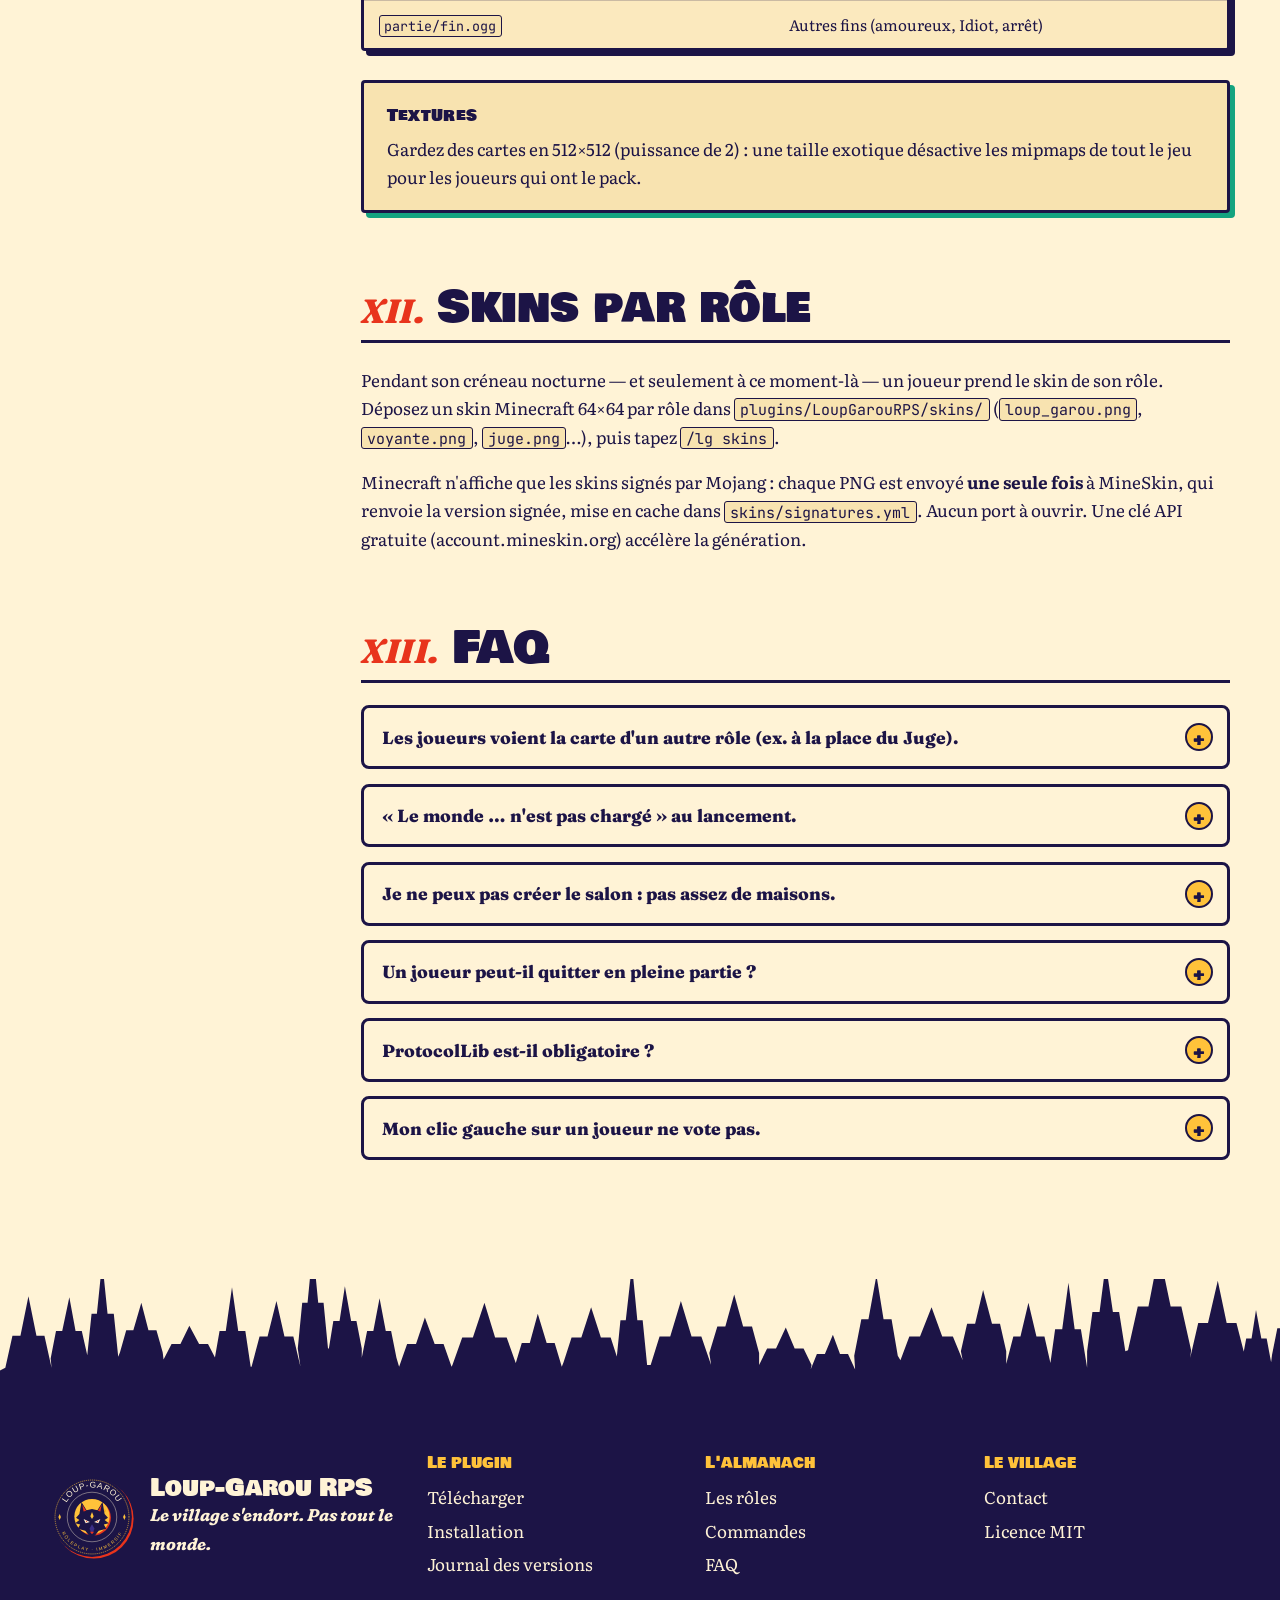
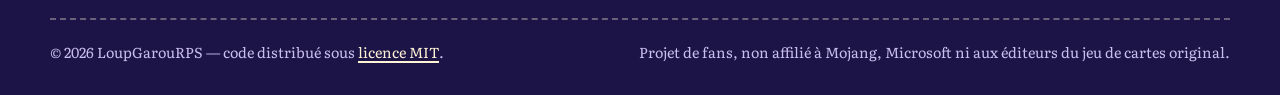
<file: wiki.html>
<!doctype html>
<html lang="fr" class="no-js">
<head>
  <meta charset="utf-8">
  <meta name="viewport" content="width=device-width, initial-scale=1">
  <title>Wiki — Loup-Garou RPS</title>
  <meta name="description" content="L'almanach complet : installation, maps, commandes, rôles, déroulement d'une partie, configuration.">
  <meta name="theme-color" content="#1C1446">
  <meta property="og:title" content="Wiki — Loup-Garou RPS">
  <meta property="og:description" content="L'almanach complet : installation, maps, commandes, rôles, déroulement d'une partie, configuration.">
  <meta property="og:image" content="assets/logo.svg">
  <link rel="icon" href="assets/logo-mark.svg" type="image/svg+xml">
  <script>try{var t=localStorage.getItem("lg-theme");if(t==="light"||t==="dark")document.documentElement.dataset.theme=t}catch(e){}</script>
  <link rel="preconnect" href="https://fonts.googleapis.com">
  <link rel="preconnect" href="https://fonts.gstatic.com" crossorigin>
  <link rel="stylesheet" href="https://fonts.googleapis.com/css2?family=Bowlby+One+SC&family=Fraunces:ital,opsz,wght,SOFT,WONK@0,9..144,400..900,0..100,0..1;1,9..144,400..900,0..100,0..1&family=JetBrains+Mono:wght@400;700&family=Literata:ital,opsz,wght@0,7..72,400..700;1,7..72,400..700&display=swap">
  <link rel="stylesheet" href="assets/style.css">
  <script src="assets/site.js" defer></script>
</head>
<body>
  <a class="sr" href="#contenu">Aller au contenu</a>
  <header class="entete">
    <div class="conteneur">
      <a class="marque" href="index.html">
        <img src="assets/logo-mark.svg" alt="" width="48" height="48">
        <span><b>Loup-Garou RPS</b><small>l'almanach du village</small></span>
      </a>
      <button class="burger" type="button" aria-expanded="false" aria-controls="nav" aria-label="Menu">☰</button>
      <nav class="nav" id="nav" aria-label="Navigation principale">
        <a href="index.html">Accueil</a>
        <a href="telecharger.html">Télécharger</a>
        <a href="wiki.html" aria-current="page">Wiki</a>
        <a href="licence.html">Licence</a>
        <a href="contact.html">Contact</a>
        <button class="bascule" type="button"><span class="astre-mini"></span><span class="libelle">Jour</span></button>
      </nav>
    </div>
  </header>
  <main id="contenu">
    <section class="fronton">
      <div class="fronton__astre" aria-hidden="true"></div>
      <div class="conteneur">
        <span class="tampon" style="color:var(--sortilege)">Wiki</span>
        <h1><span class="riso-violet">L'almanach</span><br>du village</h1>
        <p>Tout ce qu'il faut savoir pour installer, configurer et animer une partie — de la première maison au dernier bûcher.</p>
      </div>
    </section>

    <div class="conteneur wiki">
      <aside class="sommaire" aria-label="Sommaire du wiki">
        <label for="recherche-wiki">Chercher dans l'almanach</label>
        <input id="recherche-wiki" type="search" placeholder="sorcière, vote, pack…" autocomplete="off">
        <ol>
          <li><a href="#premiere-partie">Première partie</a></li>
          <li><a href="#maps">Maps &amp; maisons</a></li>
          <li><a href="#commandes">Commandes</a></li>
          <li><a href="#permissions">Permissions</a></li>
          <li><a href="#deroulement">Déroulement</a></li>
          <li><a href="#roles">Les rôles</a></li>
          <li><a href="#victoire">Conditions de victoire</a></li>
          <li><a href="#chats">Chats privés</a></li>
          <li><a href="#composition">Composition des rôles</a></li>
          <li><a href="#configuration">Configuration</a></li>
          <li><a href="#pack">Resource pack &amp; sons</a></li>
          <li><a href="#skins">Skins par rôle</a></li>
          <li><a href="#faq">FAQ</a></li>
        </ol>
        <p class="vide">Rien trouvé… essaie un autre mot.</p>
      </aside>

      <article class="article">

        <section id="premiere-partie">
          <h2><span class="rom">I.</span> Première partie</h2>
          <p>Vous avez installé le plugin (voir <a href="telecharger.html#installation">Télécharger</a>)&nbsp;? Voici le chemin le plus court jusqu'à la première nuit.</p>
          <ol class="etapes">
            <li><div><h3>Placer le lobby</h3><p>Allez là où les joueurs doivent attendre et tapez <code>/lg setlobbyspawn</code>.</p></div></li>
            <li><div><h3>Déclarer la map</h3><p><code>/lg map create thiercelieux world_village</code> — le nom de la map, puis le monde où elle se trouve.</p></div></li>
            <li><div><h3>Enregistrer maisons et feu de camp</h3><p>Une maison par joueur maximum, un feu de camp, un point de vue du bûcher. Détails au <a href="#maps">chapitre suivant</a>.</p></div></li>
            <li><div><h3>Créer le salon</h3><p><code>/lg create game village 8 12 thiercelieux</code> — nom, minimum, maximum, map.</p></div></li>
            <li><div><h3>Rassembler le village</h3><p>Les joueurs rejoignent avec <code>/lg join village</code> ou la <strong>boussole des salons</strong>. Plein&nbsp;? La partie se lance seule après 10 secondes. Sinon&nbsp;: <code>/lg start village</code>.</p></div></li>
          </ol>
        </section>

        <section id="maps">
          <h2><span class="rom">II.</span> Maps &amp; maisons</h2>
          <p>Une <strong>map</strong> décrit un village jouable&nbsp;: son monde, ses maisons, son feu de camp et l'endroit d'où tout le monde regarde les exécutions. Toutes ces commandes se tapent <em>en jeu</em>, à l'endroit concerné.</p>
          <div class="tableau-wrap">
            <table>
              <thead><tr><th>Commande</th><th>Où se placer</th><th>Effet</th></tr></thead>
              <tbody>
                <tr><td><code>/lg map create &lt;map&gt; &lt;monde&gt;</code></td><td>N'importe où</td><td>Déclare une nouvelle map dans ce monde.</td></tr>
                <tr><td><code>/lg map addhouse &lt;map&gt;</code></td><td>Dans la maison, <strong>face à la porte</strong></td><td>Ajoute une maison (lit, porte, position de réveil).</td></tr>
                <tr><td><code>/lg map sethousemailbox &lt;map&gt; &lt;n°&gt;</code></td><td>En visant le paillasson</td><td>Associe un paillasson à la maison n°X (cible alternative à la porte).</td></tr>
                <tr><td><code>/lg map setcampfire &lt;map&gt;</code></td><td>Sur le feu de camp</td><td>Lieu de rassemblement du jour, des annonces et du bûcher.</td></tr>
                <tr><td><code>/lg map setkillpov &lt;map&gt;</code></td><td>Là d'où regarder</td><td>Point de vue imposé à tous pendant une exécution.</td></tr>
                <tr><td><code>/lg map list</code> · <code>info &lt;map&gt;</code> · <code>delete &lt;map&gt;</code></td><td>—</td><td>Lister, inspecter, supprimer.</td></tr>
              </tbody>
            </table>
          </div>
          <div class="encadre astuce">
            <strong>Bon à savoir</strong>
            <p>Un salon refuse d'être créé si la map a moins de maisons que son maximum de joueurs. Une map ne peut servir qu'à un seul salon à la fois. Si le monde n'est pas chargé au lancement, chargez-le (par ex. <code>/mv load &lt;monde&gt;</code>) et réessayez.</p>
          </div>
        </section>

        <section id="commandes">
          <h2><span class="rom">III.</span> Commandes</h2>
          <p>Tout passe par <code>/lg</code>. La colonne « Qui » indique la permission requise.</p>
          <div class="tableau-wrap">
            <table>
              <thead><tr><th>Commande</th><th>Qui</th><th>Description</th></tr></thead>
              <tbody>
                <tr><td><code>/lg join &lt;salon&gt;</code></td><td>Joueur</td><td>Rejoindre un salon en attente (vous êtes amené au feu de camp).</td></tr>
                <tr><td><code>/lg leave</code></td><td>Joueur</td><td>Quitter un salon en attente. En pleine partie, il faut se déconnecter.</td></tr>
                <tr><td><code>/lg list</code></td><td>Joueur</td><td>Liste des salons, joueurs, état et map.</td></tr>
                <tr><td><code>/lg vote &lt;pseudo|moi&gt;</code></td><td>Joueur</td><td>Voter pendant l'élection ou le vote du village (le clic droit fait pareil).</td></tr>
                <tr><td><code>/lg create game &lt;nom&gt; &lt;min&gt; &lt;max&gt; &lt;map&gt;</code></td><td>Admin</td><td>Créer un salon.</td></tr>
                <tr><td><code>/lg start &lt;salon&gt;</code></td><td>Admin</td><td>Lancer la partie (si le minimum est atteint).</td></tr>
                <tr><td><code>/lg stop &lt;salon&gt;</code></td><td>Admin</td><td>Arrêter une partie en cours.</td></tr>
                <tr><td><code>/lg delete &lt;salon&gt;</code></td><td>Admin</td><td>Supprimer un salon en attente ou terminé.</td></tr>
                <tr><td><code>/lg roles set|list|reset &lt;salon&gt; …</code></td><td>Admin</td><td>Composition manuelle des rôles (voir <a href="#composition">Composition</a>).</td></tr>
                <tr><td><code>/lg map …</code></td><td>Admin</td><td>Gestion des maps (voir <a href="#maps">Maps</a>).</td></tr>
                <tr><td><code>/lg setlobbyspawn</code></td><td>Admin</td><td>Placer le spawn du lobby à votre position.</td></tr>
                <tr><td><code>/lg pack</code></td><td>Admin</td><td>Recalculer et renvoyer le resource pack à tout le monde.</td></tr>
                <tr><td><code>/lg skins</code></td><td>Admin</td><td>Recharger les skins de rôles après ajout d'un PNG.</td></tr>
              </tbody>
            </table>
          </div>
          <p>Dans le lobby, les admins ont aussi deux objets&nbsp;: <strong>Lancer la partie</strong> et <strong>Temps de jeu</strong>, un menu d'horloges pour régler la durée de chaque créneau sans toucher au fichier de configuration.</p>
        </section>

        <section id="permissions">
          <h2><span class="rom">IV.</span> Permissions</h2>
          <div class="tableau-wrap">
            <table>
              <thead><tr><th>Permission</th><th>Par défaut</th><th>Donne accès à</th></tr></thead>
              <tbody>
                <tr><td><code>loupgarou.use</code></td><td>Tout le monde</td><td>Commandes de base&nbsp;: rejoindre, quitter, lister, voter.</td></tr>
                <tr><td><code>loupgarou.admin</code></td><td>Opérateurs</td><td>Salons, maps, maisons, composition des rôles, pack, skins, réglage des durées.</td></tr>
              </tbody>
            </table>
          </div>
        </section>

        <section id="deroulement">
          <h2><span class="rom">V.</span> Déroulement d'une partie</h2>
          <h3>La mise en place</h3>
          <p>Au lancement, chaque joueur reçoit une maison au hasard, passe en mode Aventure (impossible de casser la map), récupère toute sa vie et reçoit deux objets&nbsp;: sa <strong>carte de rôle</strong> en main secondaire et un <strong>livre</strong> qui explique son pouvoir.</p>
          <h3>La nuit</h3>
          <p>Le monde s'assombrit, un hurlement retentit et tout le monde est aveuglé. Les rôles sont appelés <strong>un par un</strong>&nbsp;: seul le rôle appelé rouvre les yeux, le temps de son créneau (une barre de boss affiche le temps restant). Pour agir, on se rend physiquement à la <strong>porte</strong> (ou au paillasson) de la maison visée et on fait un clic droit.</p>
          <div class="tableau-wrap">
            <table>
              <thead><tr><th>Ordre</th><th>Première nuit</th><th>Nuits suivantes</th><th>Durée</th></tr></thead>
              <tbody>
                <tr><td>0</td><td>—</td><td>Juge <em>(nuits 2, 4, 6…)</em></td><td>25 s</td></tr>
                <tr><td>1</td><td>Cupidon</td><td>Salvateur</td><td>40 s / 30 s</td></tr>
                <tr><td>2</td><td>Salvateur</td><td>Voyante</td><td>30 s / 20 s</td></tr>
                <tr><td>3</td><td>Voyante</td><td>Loups-Garous</td><td>20 s / 90 s</td></tr>
                <tr><td>4</td><td>Loups-Garous</td><td>Infect Père des Loups</td><td>90 s / 30 s</td></tr>
                <tr><td>5</td><td>Infect Père des Loups</td><td>Loup Blanc</td><td>30 s / 20 s</td></tr>
                <tr><td>6</td><td>Loup Blanc</td><td>Sorcière</td><td>20 s / 45 s</td></tr>
                <tr><td>7</td><td>Sorcière</td><td>Voleur</td><td>45 s / 25 s</td></tr>
                <tr><td>8</td><td>Voleur</td><td>Corbeau</td><td>25 s / 15 s</td></tr>
                <tr><td>9</td><td>Corbeau</td><td>—</td><td>15 s</td></tr>
              </tbody>
            </table>
          </div>
          <h3>L'aube</h3>
          <p>Le coq chante, le soleil se lève et les portes se rouvrent après quelques secondes. Tout le monde se retrouve au <strong>feu de camp</strong>&nbsp;: on y annonce les morts de la nuit — ou la bonne nouvelle que personne n'est mort. La carte de chaque défunt est accrochée au-dessus de sa porte et du feu de camp.</p>
          <h3>Le jour</h3>
          <ol>
            <li><strong>Élection du Capitaine</strong> (premier jour, 45&nbsp;s)&nbsp;: son vote compte double et il tranche les égalités.</li>
            <li><strong>Débat</strong> (2&nbsp;min)&nbsp;: on accuse, on se défend, on ment.</li>
            <li><strong>Vote du village</strong> (45&nbsp;s)&nbsp;: <strong>clic droit à main nue sur un joueur</strong> pour voter contre lui. Un trait de particules part de l'accusateur vers l'accusé. On peut changer d'avis en cliquant quelqu'un d'autre. Pour voter contre soi-même&nbsp;: accroupi + clic droit sur un bloc, ou <code>/lg vote moi</code>.</li>
            <li><strong>Le bûcher</strong>&nbsp;: tout le monde est placé au point de vue, les battements de cœur s'accélèrent, l'éclair frappe… puis le rôle est révélé.</li>
          </ol>
          <div class="encadre">
            <strong>Égalité&nbsp;?</strong>
            <p>Le Capitaine, s'il est vivant, départage via un menu de têtes de joueurs. Chaque phase se termine au bout du minuteur ou dès que tous les vivants ont voté.</p>
          </div>
        </section>

        <section id="roles">
          <h2><span class="rom">VI.</span> Les rôles</h2>
          <p>Loup-Garou et Villageois peuvent être présents en plusieurs exemplaires&nbsp;; tous les autres rôles sont uniques dans une partie.</p>
          <div class="fiches">
            <article class="fiche loups" id="role-loup-garou">
              <img src="assets/cartes/role_loup.png" alt="Carte Loup-Garou" loading="lazy">
              <div><h3>Loup-Garou</h3><div class="fiche__tags"><span class="pastille loups">Loups</span><span class="pastille">Chaque nuit · 90 s</span></div>
              <p>Chaque nuit, la meute se retrouve (Loup Blanc et Infect Père compris) et désigne une victime commune d'un clic droit sur sa porte. La majorité l'emporte. Impossible de viser un coéquipier. Pendant ce créneau, le chat de la meute est privé.</p></div>
            </article>
            <article class="fiche loups" id="role-infect-pere">
              <img src="assets/cartes/role_infectpere.png" alt="Carte Infect Père des Loups" loading="lazy">
              <div><h3>Infect Père des Loups</h3><div class="fiche__tags"><span class="pastille loups">Loups</span><span class="pastille">Chaque nuit · 30 s</span></div>
              <p>Vote avec la meute. À son propre créneau, il peut <strong>infecter</strong> la victime des loups en cliquant sa porte&nbsp;: elle survit, garde son rôle et son pouvoir, mais joue et gagne désormais avec les loups. Deux infections maximum pour toute la partie.</p></div>
            </article>
            <article class="fiche solo" id="role-loup-blanc">
              <img src="assets/cartes/role_loupblanc.png" alt="Carte Loup Blanc" loading="lazy">
              <div><h3>Loup Blanc</h3><div class="fiche__tags"><span class="pastille solo">Solitaire</span><span class="pastille">Chaque nuit · 20 s</span></div>
              <p>Vote avec la meute comme un loup ordinaire… mais il ne gagne que s'il est le <strong>dernier survivant</strong>, loups compris. À son créneau, il tue une personne de son choix, loup ou non.</p></div>
            </article>
            <article class="fiche" id="role-voyante">
              <img src="assets/cartes/role_voyante.png" alt="Carte Voyante" loading="lazy">
              <div><h3>Voyante</h3><div class="fiche__tags"><span class="pastille village">Village</span><span class="pastille">Chaque nuit · 20 s</span></div>
              <p>Chaque nuit, elle clique sur la porte (ou le paillasson) d'une maison et découvre en secret le rôle de son occupant. Une seule maison par nuit.</p></div>
            </article>
            <article class="fiche" id="role-sorciere">
              <img src="assets/cartes/role_sorciere.png" alt="Carte Sorcière" loading="lazy">
              <div><h3>Sorcière</h3><div class="fiche__tags"><span class="pastille village">Village</span><span class="pastille">Chaque nuit · 45 s</span></div>
              <p>Deux fioles, chacune utilisable <strong>une seule fois</strong> dans la partie. Fiole de Vie&nbsp;: sauve la victime des loups (clic sur <em>sa</em> porte). Fiole de Mort&nbsp;: tue qui elle veut. Il faut tenir la fiole en main avant de cliquer.</p></div>
            </article>
            <article class="fiche" id="role-salvateur">
              <img src="assets/cartes/role_salvateur.png" alt="Carte Salvateur" loading="lazy">
              <div><h3>Salvateur</h3><div class="fiche__tags"><span class="pastille village">Village</span><span class="pastille">Chaque nuit · 30 s</span></div>
              <p>Protège une maison d'un clic droit sur sa porte&nbsp;: si les loups l'attaquent, l'habitant survit (et le village l'apprend à l'aube). Jamais la même personne deux nuits de suite.</p></div>
            </article>
            <article class="fiche" id="role-cupidon">
              <img src="assets/cartes/role_cupidon.png" alt="Carte Cupidon" loading="lazy">
              <div><h3>Cupidon</h3><div class="fiche__tags"><span class="pastille village">Village</span><span class="pastille">Nuit 1 · 40 s</span></div>
              <p>La première nuit seulement, il tire une flèche sur la porte de deux maisons (la sienne peut en faire partie). Les deux amoureux sont liés&nbsp;: si l'un meurt, l'autre meurt de chagrin. Ils se parlent en privé en commençant leur message par <code>!</code>.</p></div>
            </article>
            <article class="fiche" id="role-juge">
              <img src="assets/cartes/role_juge.png" alt="Carte Juge" loading="lazy">
              <div><h3>Juge</h3><div class="fiche__tags"><span class="pastille village">Village</span><span class="pastille">Nuits 2, 4, 6… · 25 s</span></div>
              <p>Une nuit sur deux à partir de la deuxième, il agit <strong>en premier</strong>&nbsp;: la personne dont il clique la porte ne pourra pas jouer son rôle cette nuit-là (même un loup pendant le vote de la meute). Le lendemain, le village apprend qu'elle n'a pas pu agir — sans savoir qui l'a réduite au silence.</p></div>
            </article>
            <article class="fiche" id="role-voleur">
              <img src="assets/cartes/role_voleur.png" alt="Carte Voleur" loading="lazy">
              <div><h3>Voleur</h3><div class="fiche__tags"><span class="pastille village">Village</span><span class="pastille">25 s</span></div>
              <p>Il clique sur deux portes distinctes&nbsp;: les rôles de leurs habitants sont échangés. Il peut viser sa propre porte pour voler un rôle. Les joueurs concernés reçoivent leur nouvelle carte et leur nouveau livre.</p></div>
            </article>
            <article class="fiche" id="role-corbeau">
              <img src="assets/cartes/role_corbeau.png" alt="Carte Corbeau" loading="lazy">
              <div><h3>Corbeau</h3><div class="fiche__tags"><span class="pastille village">Village</span><span class="pastille">Chaque nuit · 15 s</span></div>
              <p>Il désigne une maison&nbsp;: son habitant recevra <strong>2 voix de plus</strong> au vote du village du lendemain (pas à l'élection du Capitaine). Personne ne sait d'où elles viennent.</p></div>
            </article>
            <article class="fiche" id="role-petite-fille">
              <img src="assets/cartes/role_petitefille.png" alt="Carte Petite Fille" loading="lazy">
              <div><h3>Petite Fille</h3><div class="fiche__tags"><span class="pastille village">Village</span><span class="pastille">Pendant le tour des loups</span></div>
              <p>Pendant le créneau des loups, elle peut sortir espionner la réunion sans voter. Elle lit le chat de la meute… sans savoir qui parle. Gare à ne pas se faire repérer.</p></div>
            </article>
            <article class="fiche" id="role-chasseur">
              <img src="assets/cartes/role_chasseur.png" alt="Carte Chasseur" loading="lazy">
              <div><h3>Chasseur</h3><div class="fiche__tags"><span class="pastille village">Village</span><span class="pastille">À sa mort</span></div>
              <p>Rien à faire de son vivant. À sa mort, il reçoit une arbalète chargée&nbsp;: un tir, une exécution, avant de quitter le village.</p></div>
            </article>
            <article class="fiche" id="role-idiot">
              <img src="assets/cartes/role_idiot.png" alt="Carte Idiot" loading="lazy">
              <div><h3>Idiot</h3><div class="fiche__tags"><span class="pastille village">Village</span><span class="pastille">Premier vote</span></div>
              <p>Si le village l'envoie au bûcher lors du <strong>tout premier vote</strong>, la partie s'arrête net et il gagne seul.</p></div>
            </article>
            <article class="fiche" id="role-villageois">
              <img src="assets/cartes/role_villageois.png" alt="Carte Villageois" loading="lazy">
              <div><h3>Villageois</h3><div class="fiche__tags"><span class="pastille village">Village</span></div>
              <p>Aucun pouvoir, toute la responsabilité. Observer, débattre, voter juste&nbsp;: c'est lui qui fait tomber les loups.</p></div>
            </article>
            <article class="fiche titre" id="role-capitaine">
              <img src="assets/cartes/role_capitaine.png" alt="Carte Capitaine" loading="lazy">
              <div><h3>Capitaine</h3><div class="fiche__tags"><span class="pastille jaune">Titre élu</span><span class="pastille">Jour 1</span></div>
              <p>Pas un rôle distribué mais un titre, élu par le village le premier jour. Son vote compte double et il départage les égalités.</p></div>
            </article>
          </div>
        </section>

        <section id="victoire">
          <h2><span class="rom">VII.</span> Conditions de victoire</h2>
          <div class="tableau-wrap">
            <table>
              <thead><tr><th>Camp</th><th>Gagne quand…</th></tr></thead>
              <tbody>
                <tr><td><span class="pastille village">Village</span></td><td>Il ne reste plus aucun loup ni Loup Blanc en vie.</td></tr>
                <tr><td><span class="pastille loups">Loups</span></td><td>Il ne reste plus aucun villageois ni Loup Blanc (les infectés comptent comme loups).</td></tr>
                <tr><td><span class="pastille solo">Loup Blanc</span></td><td>Il est le seul survivant.</td></tr>
                <tr><td><span class="pastille" style="background:var(--cupidon)">Amoureux</span></td><td>Ils sont les deux derniers en vie.</td></tr>
                <tr><td><span class="pastille village">Idiot</span></td><td>Il est condamné au tout premier vote du village.</td></tr>
              </tbody>
            </table>
          </div>
        </section>

        <section id="chats">
          <h2><span class="rom">VIII.</span> Chats privés</h2>
          <ul>
            <li><strong>Les morts</strong> ne parlent qu'entre eux, pendant toute la partie.</li>
            <li><strong>Les amoureux</strong>&nbsp;: un message commençant par <code>!</code> n'est envoyé qu'à l'autre amoureux.</li>
            <li><strong>La meute</strong>&nbsp;: pendant le créneau des loups, leurs messages restent entre loups (la Petite Fille les lit, anonymisés).</li>
            <li>Sinon, le chat reste le chat normal.</li>
          </ul>
        </section>

        <section id="composition">
          <h2><span class="rom">IX.</span> Composition des rôles</h2>
          <p>Sans réglage, le plugin distribue les rôles selon la table <code>distribution</code> de <code>config.yml</code> (le reste est complété en Villageois). Pour un salon précis, fixez la composition à la main&nbsp;:</p>
          <pre data-copier><code>/lg roles set village LOUP_GAROU 3
/lg roles set village SORCIERE 1
/lg roles list village
/lg roles reset village</code></pre>
          <p>Noms de rôles utilisables&nbsp;: <code>LOUP_GAROU</code>, <code>INFECT_PERE_DES_LOUPS</code>, <code>LOUP_BLANC</code>, <code>VOYANTE</code>, <code>SORCIERE</code>, <code>SALVATEUR</code>, <code>CUPIDON</code>, <code>JUGE</code>, <code>VOLEUR</code>, <code>CORBEAU</code>, <code>PETITE_FILLE</code>, <code>CHASSEUR</code>, <code>IDIOT</code>, <code>VILLAGEOIS</code>.</p>
        </section>

        <section id="configuration">
          <h2><span class="rom">X.</span> Configuration</h2>
          <p>Le fichier <code>plugins/LoupGarouRPS/config.yml</code>, section par section. Les durées sont aussi réglables en jeu via l'objet <strong>Temps de jeu</strong>&nbsp;; elles s'appliquent dès la partie suivante.</p>
          <pre data-copier><code><span class="c"># Durée du créneau de chaque rôle, en secondes</span>
<span class="k">timers:</span>
  CUPIDON: <span class="v">40</span>
  SALVATEUR: <span class="v">30</span>
  VOYANTE: <span class="v">20</span>
  LOUP_GAROU: <span class="v">90</span>
  INFECT_PERE_DES_LOUPS: <span class="v">30</span>
  LOUP_BLANC: <span class="v">20</span>
  SORCIERE: <span class="v">45</span>
  VOLEUR: <span class="v">25</span>
  CORBEAU: <span class="v">15</span>
  JUGE: <span class="v">25</span>

<span class="c"># Délai avant la réouverture des portes à l'aube</span>
<span class="k">aube:</span>
  delai-ouverture-portes: <span class="v">5</span>

<span class="c"># Phases de jour</span>
<span class="k">jour:</span>
  debat-secondes: <span class="v">120</span>
  election-capitaine-secondes: <span class="v">45</span>
  vote-village-secondes: <span class="v">45</span>

<span class="c"># Skins par rôle (voir chapitre Skins)</span>
<span class="k">skins:</span>
  enabled: <span class="v">true</span>
  mineskin-cle-api: <span class="s">""</span>
  mineskin-visibilite: <span class="s">"unlisted"</span>

<span class="c"># Resource pack envoyé par le plugin</span>
<span class="k">resource-pack:</span>
  actif: <span class="v">true</span>
  url: <span class="s">""</span>            <span class="c"># lien direct, ou vide pour l'hébergement intégré</span>
  obligatoire: <span class="v">false</span>
  message: <span class="s">"§6Loup-Garou §7- cartes de rôles et ambiance sonore"</span>

<span class="c"># Mini serveur HTTP (si url est vide)</span>
<span class="k">serveur-http:</span>
  adresse-publique: <span class="s">"CHANGE_ME"</span>
  port: <span class="v">25597</span>

<span class="c"># Rôles distribués par défaut selon le nombre de joueurs</span>
<span class="k">distribution:</span>
  8: [LOUP_GAROU, LOUP_GAROU, VOYANTE, SORCIERE, CHASSEUR, CUPIDON]
  12: [LOUP_GAROU x3, VOYANTE, SORCIERE, CHASSEUR, CUPIDON, SALVATEUR, PETITE_FILLE]
  16: [LOUP_GAROU x3, LOUP_BLANC, VOYANTE, SORCIERE, CHASSEUR, CUPIDON,
       SALVATEUR, PETITE_FILLE, VOLEUR, CORBEAU, IDIOT]</code></pre>
          <div class="encadre alerte">
            <strong>adresse-publique</strong>
            <p>Doit être l'IP ou le domaine que les <em>joueurs</em> peuvent joindre — jamais <code>localhost</code>. Le port doit être ouvert et différent de celui du serveur Minecraft.</p>
          </div>
        </section>

        <section id="pack">
          <h2><span class="rom">XI.</span> Resource pack &amp; sons</h2>
          <p>Le pack contient les 15 cartes (objets <code>PAPER</code> avec un <code>CustomModelData</code> de 101 à 116) et tous les sons <code>loupgarou:…</code>. Le plugin l'envoie à chaque connexion avec le bon SHA-1&nbsp;; après une mise à jour du zip, un simple <code>/lg pack</code> suffit.</p>
          <h3>Mettre vos propres sons</h3>
          <p>Déposez un fichier <strong>.ogg mono 44,1&nbsp;kHz</strong> au bon chemin dans <code>assets/loupgarou/sounds/</code>, puis relancez <code>package.ps1</code>. Plusieurs variantes jouées au hasard&nbsp;: <code>ambiance.ogg</code>, <code>ambiance_2.ogg</code>…</p>
          <div class="tableau-wrap">
            <table>
              <thead><tr><th>Fichier</th><th>Quand</th></tr></thead>
              <tbody>
                <tr><td><code>partie/debut.ogg</code></td><td>Lancement de la partie</td></tr>
                <tr><td><code>nuit/tombe.ogg</code></td><td>« La nuit tombe… »</td></tr>
                <tr><td><code>nuit/hurlement.ogg</code></td><td>Le monde s'assombrit</td></tr>
                <tr><td><code>nuit/ambiance.ogg</code></td><td>Toutes les 18–32 s pendant la nuit</td></tr>
                <tr><td><code>nuit/appel.ogg</code></td><td>C'est à votre rôle de jouer</td></tr>
                <tr><td><code>jour/aube.ogg</code></td><td>Le soleil se lève</td></tr>
                <tr><td><code>jour/reveil.ogg</code></td><td>« Le village se réveille »</td></tr>
                <tr><td><code>mort/tension.ogg</code></td><td>Bûcher, avant l'éclair (répété)</td></tr>
                <tr><td><code>mort/revelation.ogg</code></td><td>Révélation du rôle d'un mort</td></tr>
                <tr><td><code>mort/aucune.ogg</code></td><td>Personne n'est mort cette nuit</td></tr>
                <tr><td><code>vote/debut.ogg</code></td><td>Ouverture d'un vote</td></tr>
                <tr><td><code>vote/accusation.ogg</code></td><td>Quelqu'un vote contre quelqu'un</td></tr>
                <tr><td><code>vote/verdict.ogg</code></td><td>Condamnation</td></tr>
                <tr><td><code>vote/capitaine.ogg</code></td><td>Capitaine élu</td></tr>
                <tr><td><code>minuteur/tic.ogg</code></td><td>5 dernières secondes d'un vote</td></tr>
                <tr><td><code>partie/victoire_village.ogg</code></td><td>Victoire du village</td></tr>
                <tr><td><code>partie/victoire_loups.ogg</code></td><td>Victoire des loups / du Loup Blanc</td></tr>
                <tr><td><code>partie/fin.ogg</code></td><td>Autres fins (amoureux, Idiot, arrêt)</td></tr>
              </tbody>
            </table>
          </div>
          <div class="encadre astuce">
            <strong>Textures</strong>
            <p>Gardez des cartes en 512×512 (puissance de 2)&nbsp;: une taille exotique désactive les mipmaps de tout le jeu pour les joueurs qui ont le pack.</p>
          </div>
        </section>

        <section id="skins">
          <h2><span class="rom">XII.</span> Skins par rôle</h2>
          <p>Pendant son créneau nocturne — et seulement à ce moment-là — un joueur prend le skin de son rôle. Déposez un skin Minecraft 64×64 par rôle dans <code>plugins/LoupGarouRPS/skins/</code> (<code>loup_garou.png</code>, <code>voyante.png</code>, <code>juge.png</code>…), puis tapez <code>/lg skins</code>.</p>
          <p>Minecraft n'affiche que les skins signés par Mojang&nbsp;: chaque PNG est envoyé <strong>une seule fois</strong> à MineSkin, qui renvoie la version signée, mise en cache dans <code>skins/signatures.yml</code>. Aucun port à ouvrir. Une clé API gratuite (account.mineskin.org) accélère la génération.</p>
        </section>

        <section id="faq">
          <h2><span class="rom">XIII.</span> FAQ</h2>
          <details class="faq"><summary>Les joueurs voient la carte d'un autre rôle (ex. à la place du Juge).</summary><div><p>Leur client a gardé un ancien pack en cache. Videz <code>resource-pack=</code> et <code>resource-pack-sha1=</code> dans <code>server.properties</code> et laissez le plugin envoyer le pack, puis faites <code>/lg pack</code>.</p></div></details>
          <details class="faq"><summary>« Le monde … n'est pas chargé » au lancement.</summary><div><p>Le monde de la map doit être chargé avant <code>/lg start</code>. Avec Multiverse&nbsp;: <code>/mv load &lt;monde&gt;</code>.</p></div></details>
          <details class="faq"><summary>Je ne peux pas créer le salon : pas assez de maisons.</summary><div><p>La map doit compter au moins autant de maisons que le maximum de joueurs du salon. Ajoutez-en avec <code>/lg map addhouse &lt;map&gt;</code>, ou baissez le maximum.</p></div></details>
          <details class="faq"><summary>Un joueur peut-il quitter en pleine partie ?</summary><div><p><code>/lg leave</code> est refusé pendant une partie pour ne pas fausser le décompte des vivants. Le joueur doit se déconnecter&nbsp;; la partie s'arrête seulement si le salon se vide.</p></div></details>
          <details class="faq"><summary>ProtocolLib est-il obligatoire ?</summary><div><p>Non, mais sans lui les autres joueurs peuvent voir l'objet que vous tenez en main — une fiole de Sorcière trahit vite son propriétaire.</p></div></details>
          <details class="faq"><summary>Mon clic gauche sur un joueur ne vote pas.</summary><div><p>C'est voulu&nbsp;: seul le clic <strong>droit</strong> vote, pour éviter les votes accidentels en frappant quelqu'un dans la foule.</p></div></details>
        </section>

      </article>
    </div>
  </main>
  <svg class="foret" viewBox="0 0 1440 140" preserveAspectRatio="none" aria-hidden="true"><path fill="currentColor" d="M0 140 L0 100 L6 97 L14 62 L23 62 L32 19 L41 62 L50 62 L58 97 L57 87 L63 57 L70 57 L78 20 L85 57 L92 57 L99 87 L98 85 L103 38 L109 38 L115 -19 L121 38 L128 38 L133 85 L135 80 L142 56 L150 56 L159 26 L167 56 L176 56 L183 80 L184 88 L193 71 L203 71 L213 51 L224 71 L234 71 L243 88 L240 96 L247 57 L254 57 L261 9 L268 57 L276 57 L282 96 L283 96 L292 63 L301 63 L311 24 L320 63 L330 63 L338 96 L335 76 L340 26 L346 26 L352 -34 L358 26 L364 26 L369 76 L370 76 L375 46 L382 46 L388 8 L395 46 L401 46 L407 76 L407 86 L413 57 L420 57 L427 21 L434 57 L440 57 L446 86 L449 96 L458 71 L468 71 L478 42 L489 71 L499 71 L508 96 L509 94 L520 64 L532 64 L545 26 L557 64 L570 64 L581 94 L579 96 L587 70 L596 70 L605 38 L615 70 L624 70 L632 96 L634 91 L643 64 L654 64 L665 31 L676 64 L687 64 L696 91 L693 94 L698 45 L704 45 L711 -15 L717 45 L723 45 L728 94 L732 94 L742 63 L754 63 L766 24 L778 63 L789 63 L800 94 L798 81 L807 52 L816 52 L826 17 L836 52 L846 52 L854 81 L854 94 L863 76 L873 76 L884 53 L894 76 L904 76 L913 94 L912 99 L919 82 L928 82 L937 61 L945 82 L954 82 L962 99 L961 84 L969 44 L977 44 L986 -4 L994 44 L1003 44 L1010 84 L1013 89 L1023 63 L1035 63 L1048 31 L1060 63 L1072 63 L1083 89 L1081 79 L1088 49 L1097 49 L1106 12 L1116 49 L1125 49 L1132 79 L1132 93 L1140 63 L1148 63 L1157 26 L1166 63 L1175 63 L1182 93 L1181 97 L1187 55 L1195 55 L1202 4 L1209 55 L1216 55 L1223 97 L1223 79 L1229 36 L1237 36 L1244 -17 L1252 36 L1259 36 L1266 79 L1269 78 L1280 30 L1292 30 L1304 -30 L1317 30 L1329 30 L1340 78 L1339 86 L1348 48 L1359 48 L1370 2 L1380 48 L1391 48 L1401 86 L1397 91 L1402 65 L1408 65 L1413 34 L1419 65 L1425 65 L1430 91 L1431 83 L1437 54 L1444 54 L1451 19 L1458 54 L1465 54 L1471 83 L1440 100 L1440 140 Z"/></svg>
  <footer class="pied">
    <div class="conteneur">
      <div class="pied__grille">
        <div class="pied__marque">
          <img src="assets/logo.svg" alt="Logo Loup-Garou RPS">
          <div><b>Loup-Garou RPS</b><span class="italique">Le village s'endort. Pas tout le monde.</span></div>
        </div>
        <div>
          <h4>Le plugin</h4>
          <ul><li><a href="telecharger.html">Télécharger</a></li><li><a href="telecharger.html#installation">Installation</a></li><li><a href="telecharger.html#journal">Journal des versions</a></li></ul>
        </div>
        <div>
          <h4>L'almanach</h4>
          <ul><li><a href="wiki.html#roles">Les rôles</a></li><li><a href="wiki.html#commandes">Commandes</a></li><li><a href="wiki.html#faq">FAQ</a></li></ul>
        </div>
        <div>
          <h4>Le village</h4>
          <ul><li><a href="contact.html">Contact</a></li><li><a href="licence.html">Licence MIT</a></li></ul>
        </div>
      </div>
      <div class="pied__bas">
        <span>© 2026 LoupGarouRPS — code distribué sous <a href="licence.html">licence MIT</a>.</span>
        <span>Projet de fans, non affilié à Mojang, Microsoft ni aux éditeurs du jeu de cartes original.</span>
      </div>
    </div>
  </footer>
</body>
</html>
</file>
<file: assets/style.css>
/* ==========================================================================
   Loup-Garou RPS — « L'Almanach du Village »
   Direction artistique : affiche de foire imprimée en risographie.
   Encres franches, repérage décalé, papier grainé, découpes à la main.
   Deux tirages : Jour (papier crème) et Nuit (papier encre).
   ========================================================================== */

:root {
  /* Palette — les sept encres du village */
  --encre-nuit: #1C1446;     /* indigo profond, la nuit et le texte */
  --lune: #FFF3D6;           /* crème, le papier */
  --lanterne: #FFC23A;       /* jaune, la lumière du feu de camp */
  --sang: #E8341C;           /* rouge vermillon, les loups */
  --fiole: #14A37F;          /* vert émeraude, la potion de vie */
  --sortilege: #7A3FE0;      /* violet, la sorcière et la voyante */
  --cupidon: #FF6FA0;        /* rose, les amoureux */

  /* Tirage Jour */
  --papier: var(--lune);
  --papier-2: #F8E3B0;
  --papier-3: #F1D08C;
  --texte: var(--encre-nuit);
  --texte-doux: #4A3F78;
  --trait: var(--encre-nuit);
  --ombre: var(--encre-nuit);
  --grain-mode: multiply;
  --grain-opacite: .45;
  --astre: var(--lanterne);
  --astre-decale: var(--sang);
  --lien: var(--sang);
  --accent: var(--sortilege);
  --surligne-texte: inherit;

  --f-affiche: "Bowlby One SC", "Arial Black", Impact, sans-serif;
  --f-titre: "Fraunces", Georgia, serif;
  --f-texte: "Literata", Georgia, serif;
  --f-code: "JetBrains Mono", Consolas, monospace;

  --gouttiere: clamp(16px, 4vw, 48px);
  --largeur: 1180px;
  --rayon: 4px;
  color-scheme: light;
}

@media (prefers-color-scheme: dark) {
  :root:not([data-theme="light"]) {
    --papier: #1C1446;
    --papier-2: #261B5C;
    --papier-3: #33257A;
    --texte: var(--lune);
    --texte-doux: #C9BFEF;
    --trait: var(--lune);
    --ombre: #FFF3D6;
    --grain-mode: screen;
    --grain-opacite: .3;
    --astre: var(--lune);
    --astre-decale: var(--sortilege);
    --lien: var(--lanterne);
    --accent: var(--cupidon);
    --surligne-texte: var(--encre-nuit);
    color-scheme: dark;
  }
}
:root[data-theme="dark"] {
  --papier: #1C1446;
  --papier-2: #261B5C;
  --papier-3: #33257A;
  --texte: var(--lune);
  --texte-doux: #C9BFEF;
  --trait: var(--lune);
  --ombre: #FFF3D6;
  --grain-mode: screen;
  --grain-opacite: .3;
  --astre: var(--lune);
  --astre-decale: var(--sortilege);
  --lien: var(--lanterne);
  --accent: var(--cupidon);
  --surligne-texte: var(--encre-nuit);
  color-scheme: dark;
}

/* ---------- Base ---------- */
*, *::before, *::after { box-sizing: border-box; }
html { scroll-behavior: smooth; scroll-padding-top: 96px; overflow-x: clip; }
@media (prefers-reduced-motion: reduce) {
  html { scroll-behavior: auto; }
  *, *::before, *::after { animation: none !important; transition: none !important; }
}
body {
  margin: 0;
  background: var(--papier);
  color: var(--texte);
  font-family: var(--f-texte);
  font-size: 1.0625rem;
  line-height: 1.65;
  overflow-x: clip;
  transition: background .4s ease, color .4s ease;
}
/* Grain de papier (bruit fractal) posé par-dessus tout */
body::after {
  content: "";
  position: fixed;
  inset: 0;
  pointer-events: none;
  z-index: 100;
  opacity: var(--grain-opacite);
  background-image: url("grain.png");
}
:root[data-theme="dark"] body::after { filter: invert(1); }
@media (prefers-color-scheme: dark) { :root:not([data-theme="light"]) body::after { filter: invert(1); } }
img, svg { max-width: 100%; display: block; }
img { height: auto; }
a { color: var(--lien); text-decoration-thickness: 2px; text-underline-offset: 3px; }
a:hover { text-decoration-style: wavy; }
:focus-visible { outline: 3px dashed var(--sang); outline-offset: 3px; }
::selection { background: var(--lanterne); color: var(--encre-nuit); }

h1, h2, h3, h4 { line-height: 1.05; margin: 0 0 .5em; font-weight: 400; }
h1, h2 { font-family: var(--f-affiche); letter-spacing: -.01em; }
h3, h4 { font-family: var(--f-titre); font-weight: 800; font-variation-settings: "SOFT" 100, "WONK" 1; }
p { margin: 0 0 1em; }
code, kbd, pre { font-family: var(--f-code); font-size: .88em; }
:not(pre) > code {
  background: var(--papier-2);
  border: 1.5px solid var(--trait);
  border-radius: 3px;
  padding: .05em .35em;
  white-space: nowrap;
}

.conteneur { width: min(100% - 2 * var(--gouttiere), var(--largeur)); margin-inline: auto; }
.sr { position: absolute; width: 1px; height: 1px; overflow: hidden; clip: rect(0 0 0 0); white-space: nowrap; }

/* Repérage décalé : le titre est « imprimé » deux fois */
.riso { text-shadow: .06em .06em 0 var(--sang); }
.riso-violet { text-shadow: .06em .06em 0 var(--sortilege); }
.riso-vert { text-shadow: .06em .06em 0 var(--fiole); }
.surligne {
  background: var(--lanterne);
  padding: 0 .2em;
  border-radius: 3px;
  -webkit-box-decoration-break: clone;
  box-decoration-break: clone;
  color: var(--surligne-texte);
}
.italique { font-family: var(--f-titre); font-style: italic; font-weight: 700; font-variation-settings: "SOFT" 100, "WONK" 1; }

/* ---------- En-tête ---------- */
.entete {
  position: sticky;
  top: 0;
  z-index: 50;
  background: var(--papier);
  border-bottom: 3px solid var(--trait);
  transition: background .4s ease;
}
.entete .conteneur { display: flex; align-items: center; gap: 1rem; min-height: 72px; }
.marque { display: flex; align-items: center; gap: .6rem; text-decoration: none; color: var(--texte); }
.marque img { width: 48px; height: 48px; transition: transform .5s cubic-bezier(.5,1.8,.5,1); }
.marque:hover img { transform: rotate(-14deg) scale(1.08); }
.marque b { font-family: var(--f-affiche); font-weight: 400; font-size: 1.25rem; line-height: 1; display: block; }
.marque small { font-family: var(--f-titre); font-style: italic; font-size: .82rem; color: var(--texte-doux); display: block; }
.nav { margin-left: auto; display: flex; align-items: center; gap: .25rem; }
.nav a {
  font-family: var(--f-affiche);
  font-size: .95rem;
  color: var(--texte);
  text-decoration: none;
  padding: .45rem .8rem;
  border-radius: 999px;
  border: 2px solid transparent;
  transition: background .2s, transform .2s;
}
.nav a:hover { border-color: var(--trait); transform: rotate(-2deg); }
.nav a[aria-current="page"] { background: var(--sang); color: var(--lune); border-color: var(--trait); transform: rotate(-2deg); }
.bascule {
  font: inherit;
  display: inline-flex;
  align-items: center;
  gap: .4rem;
  cursor: pointer;
  background: var(--encre-nuit);
  color: var(--lune);
  border: 2px solid var(--trait);
  border-radius: 999px;
  padding: .35rem .75rem .35rem .4rem;
  font-family: var(--f-affiche);
  font-size: .8rem;
}
:root[data-theme="dark"] .bascule { background: var(--lanterne); color: var(--encre-nuit); }
@media (prefers-color-scheme: dark) { :root:not([data-theme="light"]) .bascule { background: var(--lanterne); color: var(--encre-nuit); } }
.bascule .astre-mini {
  width: 22px; height: 22px; border-radius: 50%;
  background: var(--lanterne);
  box-shadow: inset -6px -2px 0 0 transparent;
  transition: box-shadow .4s, background .4s;
}
:root[data-theme="dark"] .bascule .astre-mini { background: var(--encre-nuit); box-shadow: inset -7px -3px 0 0 var(--lune); }
@media (prefers-color-scheme: dark) { :root:not([data-theme="light"]) .bascule .astre-mini { background: var(--encre-nuit); box-shadow: inset -7px -3px 0 0 var(--lune); } }
.burger { display: none; }

@media (max-width: 880px) {
  .burger {
    display: inline-grid; place-items: center;
    width: 46px; height: 46px; margin-left: auto;
    background: var(--lanterne); color: var(--encre-nuit);
    border: 2.5px solid var(--trait); border-radius: 50%;
    cursor: pointer; font-family: var(--f-affiche); font-size: 1.2rem;
  }
  .nav {
    position: absolute; left: 0; right: 0; top: 100%;
    flex-direction: column; align-items: stretch; gap: 0;
    background: var(--papier-2);
    border-bottom: 3px solid var(--trait);
    padding: .5rem var(--gouttiere) 1rem;
    display: none;
  }
  .nav.ouvert { display: flex; }
  .nav a { font-size: 1.3rem; padding: .7rem .4rem; border-radius: 0; border: 0; border-bottom: 2px dashed var(--trait); }
  .nav a[aria-current="page"] { transform: none; border-radius: 6px; }
  .nav .bascule { margin-top: .8rem; align-self: flex-start; }
  .marque small { display: none; }
}

/* ---------- Boutons ---------- */
.bouton {
  --fond: var(--sang);
  --encre: var(--lune);
  display: inline-flex; align-items: center; gap: .6rem;
  font-family: var(--f-affiche); font-size: 1.05rem; line-height: 1;
  color: var(--encre); background: var(--fond);
  border: 3px solid var(--encre-nuit);
  border-radius: 999px;
  padding: .95rem 1.5rem;
  text-decoration: none;
  box-shadow: 5px 5px 0 var(--encre-nuit);
  transition: transform .15s, box-shadow .15s;
  cursor: pointer;
}
.bouton:hover { transform: translate(-2px, -2px) rotate(-1.5deg); box-shadow: 8px 8px 0 var(--encre-nuit); text-decoration: none; }
.bouton:active { transform: translate(4px, 4px); box-shadow: 1px 1px 0 var(--encre-nuit); }
.bouton.jaune { --fond: var(--lanterne); --encre: var(--encre-nuit); }
.bouton.vert { --fond: var(--fiole); --encre: var(--lune); }
.bouton.creme { --fond: var(--lune); --encre: var(--encre-nuit); }
.bouton svg { width: 1.2em; height: 1.2em; }

/* ---------- Tampons, étiquettes ---------- */
.tampon {
  display: inline-block;
  font-family: var(--f-affiche);
  font-size: .8rem;
  letter-spacing: .08em;
  padding: .25rem .7rem;
  border: 2.5px solid currentColor;
  border-radius: 6px;
  transform: rotate(-4deg);
  color: var(--sang);
}
.pastille {
  display: inline-flex; align-items: center; gap: .35rem;
  font-family: var(--f-affiche); font-size: .72rem; letter-spacing: .05em;
  padding: .2rem .6rem; border-radius: 999px;
  border: 2px solid var(--encre-nuit);
  color: var(--encre-nuit);
  background: var(--lune);
}
.pastille.village { background: var(--fiole); color: var(--lune); }
.pastille.loups { background: var(--sang); color: var(--lune); }
.pastille.solo { background: var(--sortilege); color: var(--lune); }
.pastille.jaune { background: var(--lanterne); }

/* ---------- Bandeau défilant ---------- */
.ruban {
  background: var(--sang);
  color: var(--lune);
  border-block: 3px solid var(--encre-nuit);
  transform: rotate(-1.6deg);
  margin: 3rem -2vw;
  overflow: hidden;
  position: relative;
  z-index: 2;
}
.ruban.jaune { background: var(--lanterne); color: var(--encre-nuit); transform: rotate(1.2deg); }
.ruban__piste { display: flex; width: max-content; animation: defile 38s linear infinite; }
.ruban span {
  font-family: var(--f-affiche); font-size: clamp(1.1rem, 2.6vw, 1.7rem);
  white-space: nowrap; padding: .7rem 0; display: inline-flex; align-items: center;
}
.ruban span::after { content: "✶"; margin: 0 1.4rem; color: var(--lanterne); }
.ruban.jaune span::after { color: var(--sang); }
@keyframes defile { to { transform: translateX(-50%); } }

/* ---------- Héros (accueil) ---------- */
.heros { position: relative; padding: clamp(2rem, 6vw, 5rem) 0 0; isolation: isolate; }
.heros__grille { display: grid; grid-template-columns: 1.15fr .85fr; gap: 2rem; align-items: center; }
.heros__surtitre { display: flex; flex-wrap: wrap; gap: .6rem; align-items: center; margin-bottom: 1.2rem; }
.heros h1 {
  font-size: clamp(3rem, 9.5vw, 7.6rem);
  line-height: .86;
  margin: 0 0 1.6rem;
  text-transform: uppercase;
}
.heros h1 .l1 { display: block; color: var(--texte); }
.heros h1 .l2 { display: block; color: var(--sang); text-shadow: .05em .05em 0 var(--encre-nuit); transform: rotate(-2.5deg); transform-origin: left; margin-left: .4em; }
:root[data-theme="dark"] .heros h1 .l2 { text-shadow: .05em .05em 0 #0B0722; }
.heros h1 .l3 { display: block; font-family: var(--f-titre); font-style: italic; font-weight: 900; text-transform: none; font-variation-settings: "SOFT" 100, "WONK" 1; color: var(--accent); font-size: .62em; margin-top: .15em; }
.heros__texte { font-size: 1.2rem; max-width: 36ch; margin-bottom: 2rem; }
.heros__actions { display: flex; flex-wrap: wrap; gap: 1rem; align-items: center; }
.heros__scene { position: relative; aspect-ratio: 1; max-width: 520px; width: 100%; justify-self: center; }
.heros__astre {
  position: absolute; inset: 6%;
  border-radius: 50%;
  background: var(--astre);
  box-shadow: 18px 18px 0 var(--astre-decale);
  transition: background .5s, box-shadow .5s;
}
.heros__astre::before, .heros__astre::after {
  content: ""; position: absolute; border-radius: 50%;
  background: color-mix(in srgb, var(--astre) 80%, var(--encre-nuit));
  opacity: .35;
}
.heros__astre::before { width: 16%; height: 16%; left: 18%; top: 22%; }
.heros__astre::after { width: 10%; height: 10%; right: 22%; top: 60%; }
.heros__carte {
  position: absolute; width: 44%;
  border: 4px solid var(--encre-nuit); border-radius: 14px;
  box-shadow: 8px 8px 0 var(--encre-nuit);
  background: var(--encre-nuit);
  transition: transform .5s cubic-bezier(.3,1.6,.5,1);
}
.heros__carte img { border-radius: 10px; }
.heros__carte.c1 { left: 2%; top: 30%; transform: rotate(-14deg); }
.heros__carte.c2 { left: 30%; top: 12%; transform: rotate(3deg); z-index: 2; width: 48%; }
.heros__carte.c3 { right: 0; top: 36%; transform: rotate(15deg); }
.heros__scene:hover .c1 { transform: rotate(-22deg) translate(-14px, 6px); }
.heros__scene:hover .c2 { transform: rotate(0) translateY(-16px); }
.heros__scene:hover .c3 { transform: rotate(23deg) translate(14px, 6px); }
.etoile { position: absolute; color: var(--lanterne); font-size: 1.6rem; animation: scintille 3s ease-in-out infinite; }
@keyframes scintille { 50% { transform: scale(.6) rotate(45deg); opacity: .5; } }

.foret { display: block; width: 100%; height: clamp(70px, 10vw, 140px); color: var(--encre-nuit); margin-top: -1px; }
:root[data-theme="dark"] .foret { color: #0B0722; }
@media (prefers-color-scheme: dark) { :root:not([data-theme="light"]) .foret { color: #0B0722; } }

@media (max-width: 880px) {
  .heros__grille { grid-template-columns: 1fr; }
  .heros__scene { max-width: 380px; }
}

/* ---------- Sections ---------- */
.section { padding: clamp(3rem, 7vw, 6rem) 0; position: relative; }
.section--nuit { background: var(--encre-nuit); color: var(--lune); --texte-doux: #C9BFEF; --trait: var(--lune); }
:root[data-theme="dark"] .section--nuit { background: #0B0722; }
@media (prefers-color-scheme: dark) { :root:not([data-theme="light"]) .section--nuit { background: #0B0722; } }
.section--nuit a { color: var(--lanterne); }
.section--jaune { background: var(--lanterne); color: var(--encre-nuit); --texte-doux: #3B2E86; --trait: var(--encre-nuit); }
.section--jaune a { color: var(--encre-nuit); }

.titre-section { display: grid; gap: .6rem; margin-bottom: clamp(2rem, 4vw, 3.5rem); max-width: 60ch; }
.titre-section h2 { font-size: clamp(2.2rem, 5.5vw, 4.2rem); margin: 0; }
.titre-section p { font-size: 1.15rem; color: var(--texte-doux); margin: 0; }
.chapitre {
  font-family: var(--f-titre); font-style: italic; font-weight: 700; font-size: 1.1rem;
  color: var(--lien); display: flex; align-items: center; gap: .6rem;
}
.section--nuit .chapitre { color: var(--lanterne); }
.chapitre::before { content: ""; width: 38px; height: 3px; background: currentColor; }

/* Zigzag de séparation */
.dents { height: 18px; background:
  linear-gradient(135deg, var(--haut, var(--papier)) 25%, transparent 25%) -9px 0 / 18px 18px,
  linear-gradient(225deg, var(--haut, var(--papier)) 25%, transparent 25%) -9px 0 / 18px 18px;
  background-color: var(--bas, var(--encre-nuit)); }

/* ---------- Affichettes (fonctionnalités) ---------- */
.affichettes { display: grid; grid-template-columns: repeat(auto-fit, minmax(250px, 1fr)); gap: clamp(1.2rem, 2.5vw, 2rem); }
.affichette {
  --c: var(--lanterne);
  --e: var(--encre-nuit);
  position: relative;
  background: var(--c); color: var(--e);
  border: 3px solid var(--encre-nuit);
  border-radius: var(--rayon);
  padding: 1.6rem 1.4rem 1.4rem;
  box-shadow: 6px 6px 0 var(--ombre);
  transition: transform .25s cubic-bezier(.3,1.6,.5,1);
}
.affichette:nth-child(4n+1) { transform: rotate(-1.2deg); }
.affichette:nth-child(4n+2) { transform: rotate(.8deg); --c: var(--sang); --e: var(--lune); }
.affichette:nth-child(4n+3) { transform: rotate(-.6deg); --c: var(--fiole); --e: var(--lune); }
.affichette:nth-child(4n+4) { transform: rotate(1.4deg); --c: var(--sortilege); --e: var(--lune); }
.affichette:hover { transform: rotate(0) scale(1.03); z-index: 2; }
.affichette::before { /* punaise */
  content: ""; position: absolute; top: -10px; left: 50%; width: 20px; height: 20px; margin-left: -10px;
  border-radius: 50%; background: var(--lune); border: 3px solid var(--encre-nuit);
  box-shadow: inset -4px -4px 0 var(--papier-3);
}
.affichette .num { font-family: var(--f-affiche); font-size: 2.6rem; line-height: 1; opacity: .9; display: block; margin-bottom: .4rem; }
.affichette h3 { font-size: 1.45rem; margin-bottom: .4rem; }
.affichette p { margin: 0; font-size: .98rem; }

/* ---------- Chronologie de la nuit ---------- */
.onglets { display: inline-flex; gap: .3rem; background: rgba(255,255,255,.08); border: 2px solid var(--lune); border-radius: 999px; padding: .3rem; margin-bottom: 2.5rem; max-width: 100%; }
.onglets button {
  font-family: var(--f-affiche); font-size: .95rem;
  background: transparent; color: var(--lune); border: 0; border-radius: 999px;
  padding: .55rem 1.1rem; cursor: pointer; white-space: nowrap;
}
@media (max-width: 420px) { .onglets button { font-size: .8rem; padding: .5rem .75rem; } }
.onglets button[aria-selected="true"] { background: var(--lanterne); color: var(--encre-nuit); }
.chrono { list-style: none; margin: 0; padding: 0; display: grid; grid-template-columns: repeat(auto-fill, minmax(150px, 1fr)); gap: 1.4rem 1rem; counter-reset: etape; }
.chrono li {
  counter-increment: etape;
  position: relative; text-align: center;
  padding: 0 .4rem;
  animation: apparait .5s both;
}
.chrono li:nth-child(2) { animation-delay: .05s } .chrono li:nth-child(3) { animation-delay: .1s }
.chrono li:nth-child(4) { animation-delay: .15s } .chrono li:nth-child(5) { animation-delay: .2s }
.chrono li:nth-child(6) { animation-delay: .25s } .chrono li:nth-child(7) { animation-delay: .3s }
.chrono li:nth-child(8) { animation-delay: .35s } .chrono li:nth-child(9) { animation-delay: .4s }
.chrono li:nth-child(10) { animation-delay: .45s }
@keyframes apparait { from { opacity: 0; transform: translateY(14px) rotate(-3deg); } }
.chrono img {
  width: 110px; height: 110px; margin: 0 auto .7rem; border-radius: 50%;
  border: 4px solid var(--lune); object-fit: cover;
  box-shadow: 5px 5px 0 var(--c, var(--sang));
}
.chrono li::before {
  content: counter(etape);
  position: absolute; top: -6px; left: calc(50% + 30px);
  width: 36px; height: 36px; border-radius: 50%;
  display: grid; place-items: center;
  font-family: var(--f-affiche); font-size: 1rem;
  background: var(--lanterne); color: var(--encre-nuit);
  border: 3px solid var(--encre-nuit);
  z-index: 2;
}
.chrono b { font-family: var(--f-affiche); font-weight: 400; display: block; font-size: 1.05rem; line-height: 1.1; }
.chrono small { color: #C9BFEF; font-size: .85rem; }

/* ---------- Jeu de cartes ---------- */
.jeu { display: grid; grid-template-columns: repeat(auto-fill, minmax(150px, 1fr)); gap: 1.4rem; }
.carte-role { text-align: center; text-decoration: none; color: inherit; display: block; }
.carte-role figure { margin: 0; }
.carte-role img {
  border-radius: 14px; border: 3px solid var(--encre-nuit);
  box-shadow: 5px 5px 0 var(--ombre);
  transition: transform .3s cubic-bezier(.3,1.6,.5,1);
  background: var(--encre-nuit);
}
.carte-role:nth-child(odd) img { transform: rotate(-2deg); }
.carte-role:nth-child(even) img { transform: rotate(2deg); }
.carte-role:hover img { transform: rotate(0) translateY(-8px) scale(1.05); }
.carte-role figcaption { font-family: var(--f-affiche); margin-top: .8rem; font-size: 1rem; line-height: 1.1; }
.carte-role figcaption .pastille { margin-top: .35rem; }

/* ---------- Appel final ---------- */
.appel { display: grid; grid-template-columns: auto 1fr; gap: clamp(1.5rem, 4vw, 4rem); align-items: center; }
.appel img { width: clamp(160px, 26vw, 300px); animation: tourne 60s linear infinite; }
@keyframes tourne { to { transform: rotate(360deg); } }
.appel h2 { font-size: clamp(2.2rem, 6vw, 4.6rem); }
@media (max-width: 700px) { .appel { grid-template-columns: 1fr; justify-items: center; text-align: center; } .appel .heros__actions { justify-content: center; } }

/* ---------- Bandeau de page intérieure ---------- */
.fronton { padding: clamp(2.5rem, 6vw, 4.5rem) 0 clamp(2rem, 4vw, 3rem); position: relative; overflow: hidden; }
.fronton h1 { font-size: clamp(2.8rem, 8vw, 6rem); line-height: .9; margin: .4rem 0 1rem; text-transform: uppercase; }
.fronton p { font-size: 1.2rem; max-width: 52ch; color: var(--texte-doux); }
.fronton__astre {
  position: absolute; right: max(-60px, -5vw); top: 50%; width: clamp(160px, 28vw, 340px); aspect-ratio: 1;
  translate: 0 -50%;
  border-radius: 50%; background: var(--astre); box-shadow: 14px 14px 0 var(--astre-decale);
  z-index: -1; opacity: .95;
}
.fronton .conteneur { position: relative; z-index: 1; }
.fronton .tampon { margin-bottom: 1rem; }
@media (max-width: 700px) { .fronton__astre { opacity: .35; } }

/* ---------- Téléchargement : billets ---------- */
.billets { display: grid; grid-template-columns: repeat(auto-fit, minmax(300px, 1fr)); gap: 2rem; }
.billet {
  --c: var(--sang); --e: var(--lune);
  display: grid; grid-template-columns: 1fr auto;
  background: var(--c); color: var(--e);
  border: 3px solid var(--encre-nuit); border-radius: 12px;
  box-shadow: 7px 7px 0 var(--ombre);
  position: relative;
  /* encoches de ticket */
  -webkit-mask: radial-gradient(circle 14px at calc(100% - 108px) 0, #0000 98%, #000) top / 100% 51% no-repeat,
                radial-gradient(circle 14px at calc(100% - 108px) 100%, #0000 98%, #000) bottom / 100% 51% no-repeat;
          mask: radial-gradient(circle 14px at calc(100% - 108px) 0, #0000 98%, #000) top / 100% 51% no-repeat,
                radial-gradient(circle 14px at calc(100% - 108px) 100%, #0000 98%, #000) bottom / 100% 51% no-repeat;
}
.billet.jaune { --c: var(--lanterne); --e: var(--encre-nuit); }
.billet__corps { padding: 1.6rem 1.4rem 1.4rem 1.6rem; min-width: 0; }
.billet__corps h3 { font-family: var(--f-affiche); font-weight: 400; font-size: 1.7rem; margin-bottom: .3rem; }
.billet__corps p { margin-bottom: .8rem; }
.billet__meta { display: flex; flex-wrap: wrap; gap: .4rem .9rem; font-family: var(--f-code); font-size: .78rem; opacity: .9; }
.billet__meta span { overflow-wrap: anywhere; }
.billet__talon {
  width: 108px; border-left: 3px dashed currentColor;
  display: grid; place-items: center; padding: 1rem .5rem;
}
.billet__talon a {
  writing-mode: vertical-rl; transform: rotate(180deg);
  font-family: var(--f-affiche); font-size: 1.25rem; letter-spacing: .06em;
  color: inherit; text-decoration: none;
  display: flex; align-items: center; gap: .6rem;
}
.billet__talon a:hover { text-decoration: underline wavy; }
.billet__talon a svg { transform: rotate(180deg); width: 26px; height: 26px; }
.billet__sha { font-family: var(--f-code); font-size: .7rem; word-break: break-all; opacity: .85; margin: .6rem 0 0; }

.etapes { list-style: none; padding: 0; margin: 0; counter-reset: e; display: grid; gap: 1.2rem; }
.etapes > li { counter-increment: e; display: grid; grid-template-columns: 58px 1fr; gap: 1rem; align-items: start; }
.etapes > li::before {
  content: counter(e);
  width: 52px; height: 52px; display: grid; place-items: center;
  font-family: var(--f-affiche); font-size: 1.4rem;
  background: var(--lanterne); color: var(--encre-nuit);
  border: 3px solid var(--encre-nuit); border-radius: 50% 44% 52% 46%;
  box-shadow: 3px 3px 0 var(--sang);
}
.etapes h3 { font-size: 1.3rem; margin: .3rem 0 .3rem; }
.etapes p { margin: 0 0 .4rem; }

/* ---------- Encadrés, tableaux, code ---------- */
.encadre {
  border: 3px solid var(--trait); border-radius: var(--rayon);
  background: var(--papier-2);
  padding: 1.2rem 1.4rem;
  margin: 1.4rem 0;
  box-shadow: 5px 5px 0 var(--lanterne);
}
.encadre.alerte { box-shadow: 5px 5px 0 var(--sang); }
.encadre.astuce { box-shadow: 5px 5px 0 var(--fiole); }
.encadre > strong:first-child { font-family: var(--f-affiche); font-weight: 400; display: block; margin-bottom: .3rem; letter-spacing: .02em; }
.encadre p:last-child { margin: 0; }

.tableau-wrap { overflow-x: auto; margin: 1.2rem 0 1.8rem; border: 3px solid var(--trait); border-radius: var(--rayon); box-shadow: 5px 5px 0 var(--ombre); background: var(--papier); }
table { border-collapse: collapse; width: 100%; font-size: .95rem; }
th, td { text-align: left; padding: .7rem .9rem; border-bottom: 2px solid color-mix(in srgb, var(--trait) 22%, transparent); vertical-align: top; }
th { font-family: var(--f-affiche); font-weight: 400; background: var(--encre-nuit); color: var(--lune); letter-spacing: .02em; }
:root[data-theme="dark"] th { background: var(--lanterne); color: var(--encre-nuit); }
@media (prefers-color-scheme: dark) { :root:not([data-theme="light"]) th { background: var(--lanterne); color: var(--encre-nuit); } }
tr:last-child td { border-bottom: 0; }
tbody tr:nth-child(even) { background: color-mix(in srgb, var(--papier-2) 60%, transparent); }

pre {
  position: relative;
  background: var(--encre-nuit); color: var(--lune);
  border: 3px solid var(--encre-nuit); border-radius: var(--rayon);
  padding: 1.1rem 1.2rem; overflow-x: auto;
  box-shadow: 5px 5px 0 var(--sortilege);
  line-height: 1.55; margin: 1.2rem 0 1.6rem;
}
:root[data-theme="dark"] pre { background: #0B0722; border-color: var(--lune); }
@media (prefers-color-scheme: dark) { :root:not([data-theme="light"]) pre { background: #0B0722; border-color: var(--lune); } }
pre .c { color: #9C90D6; font-style: italic; }
pre .k { color: var(--lanterne); }
pre .v { color: #7FE3C4; }
pre .s { color: var(--cupidon); }
.copier {
  position: absolute; top: .5rem; right: .5rem;
  font-family: var(--f-affiche); font-size: .7rem;
  background: var(--lanterne); color: var(--encre-nuit);
  border: 2px solid var(--lune); border-radius: 999px; padding: .25rem .6rem; cursor: pointer;
}

/* ---------- Wiki ---------- */
.wiki { display: grid; grid-template-columns: 260px 1fr; gap: clamp(1.5rem, 4vw, 3.5rem); align-items: start; padding-bottom: 4rem; }
.sommaire {
  position: sticky; top: 92px;
  max-height: calc(100vh - 110px); overflow: auto;
  border: 3px solid var(--trait); border-radius: var(--rayon);
  background: var(--papier-2);
  box-shadow: 5px 5px 0 var(--sang);
  padding: 1rem;
}
.sommaire label { font-family: var(--f-affiche); font-size: .85rem; display: block; margin-bottom: .4rem; }
.sommaire input {
  width: 100%; font: inherit; font-size: .95rem;
  padding: .5rem .7rem; border: 2.5px solid var(--trait); border-radius: 999px;
  background: var(--papier); color: var(--texte); margin-bottom: .8rem;
}
.sommaire ol { list-style: none; padding: 0; margin: 0; counter-reset: s; }
.sommaire li { counter-increment: s; }
.sommaire a {
  display: flex; gap: .55rem; align-items: baseline;
  padding: .38rem .5rem; border-radius: 6px;
  color: var(--texte); text-decoration: none; font-size: .96rem; line-height: 1.3;
}
.sommaire a::before { content: counter(s, upper-roman) "."; font-family: var(--f-titre); font-style: italic; font-weight: 800; color: var(--lien); min-width: 2.2em; }
.sommaire a:hover { background: var(--papier-3); }
.sommaire a.actif { background: var(--encre-nuit); color: var(--lune); }
:root[data-theme="dark"] .sommaire a.actif { background: var(--lanterne); color: var(--encre-nuit); }
@media (prefers-color-scheme: dark) { :root:not([data-theme="light"]) .sommaire a.actif { background: var(--lanterne); color: var(--encre-nuit); } }
.sommaire a.actif::before { color: inherit; }
.sommaire .vide { font-size: .9rem; color: var(--texte-doux); font-style: italic; display: none; }

.article { min-width: 0; }
.article > section { padding-top: 1rem; margin-bottom: 3.5rem; }
.article > section[hidden] { display: none; }
.article h2 { font-size: clamp(1.9rem, 4vw, 2.8rem); display: flex; align-items: baseline; gap: .8rem; flex-wrap: wrap; border-bottom: 3px solid var(--trait); padding-bottom: .5rem; }
.article h2 .rom { font-family: var(--f-titre); font-style: italic; font-weight: 900; color: var(--lien); font-size: .75em; }
.article h3 { font-size: 1.45rem; margin-top: 1.8rem; }
.article ul, .article ol:not(.etapes) { padding-left: 1.3rem; }
.article li { margin-bottom: .35rem; }
.article li::marker { color: var(--lien); }

.fiches { display: grid; gap: 1.4rem; margin-top: 1.4rem; }
.fiche {
  display: grid; grid-template-columns: 150px 1fr; gap: 1.3rem; align-items: start;
  border: 3px solid var(--trait); border-radius: 10px;
  padding: 1.1rem; background: var(--papier);
  box-shadow: 6px 6px 0 var(--c, var(--fiole));
}
.fiche.loups { --c: var(--sang); }
.fiche.solo { --c: var(--sortilege); }
.fiche.titre { --c: var(--lanterne); }
.fiche img { border-radius: 10px; border: 3px solid var(--encre-nuit); transform: rotate(-3deg); background: var(--encre-nuit); }
.fiche h3 { margin: 0 0 .4rem; font-size: 1.6rem; }
.fiche__tags { display: flex; flex-wrap: wrap; gap: .4rem; margin-bottom: .7rem; }
.fiche p { margin: 0; }
@media (max-width: 560px) { .fiche { grid-template-columns: 1fr; } .fiche img { width: 130px; } }

@media (max-width: 900px) {
  .wiki { grid-template-columns: 1fr; }
  .sommaire { position: static; max-height: none; }
}

/* ---------- Licence ---------- */
.trois { display: grid; grid-template-columns: repeat(auto-fit, minmax(240px, 1fr)); gap: 1.4rem; margin: 1.5rem 0 3rem; }
.colonne-licence { border: 3px solid var(--encre-nuit); border-radius: 10px; padding: 1.3rem; box-shadow: 6px 6px 0 var(--ombre); color: var(--encre-nuit); }
.colonne-licence h3 { font-family: var(--f-affiche); font-weight: 400; font-size: 1.4rem; }
.colonne-licence ul { list-style: none; padding: 0; margin: 0; display: grid; gap: .5rem; }
.colonne-licence li { display: flex; gap: .55rem; }
.colonne-licence li::before { font-family: var(--f-affiche); flex: none; }
.colonne-licence.oui { background: var(--fiole); color: var(--lune); }
.colonne-licence.oui li::before { content: "✓"; }
.colonne-licence.doit { background: var(--lanterne); }
.colonne-licence.doit li::before { content: "!"; }
.colonne-licence.non { background: var(--sang); color: var(--lune); }
.colonne-licence.non li::before { content: "✕"; }

.parchemin {
  background: var(--lune); color: var(--encre-nuit);
  border: 3px solid var(--encre-nuit);
  padding: clamp(1.5rem, 4vw, 3rem);
  font-family: var(--f-code); font-size: .9rem; line-height: 1.7;
  box-shadow: 8px 8px 0 var(--sortilege);
  position: relative;
  -webkit-mask: conic-gradient(from -45deg at bottom, #0000, #000 1deg 89deg, #0000 90deg) 50% / 22px 100%;
          mask: conic-gradient(from -45deg at bottom, #0000, #000 1deg 89deg, #0000 90deg) 50% / 22px 100%;
  padding-bottom: clamp(2.5rem, 5vw, 4rem);
}
.parchemin h3 { font-family: var(--f-affiche); font-weight: 400; font-size: 1.6rem; margin-bottom: 1.2rem; }
.parchemin p { margin-bottom: 1.1em; }

/* ---------- Contact ---------- */
.contact { display: grid; grid-template-columns: 1.3fr .9fr; gap: clamp(1.5rem, 4vw, 3.5rem); align-items: start; padding-bottom: 4rem; }
@media (max-width: 880px) { .contact { grid-template-columns: 1fr; } }
.lettre {
  background: var(--papier-2);
  border: 3px solid var(--trait); border-radius: 6px;
  padding: clamp(1.3rem, 3vw, 2.2rem);
  box-shadow: 8px 8px 0 var(--sang);
  position: relative;
}
.lettre::before { /* cachet de cire */
  content: ""; position: absolute; top: -26px; right: 28px; width: 64px; height: 64px;
  background: var(--sang) url("logo-mark.svg") center / 64% no-repeat;
  border-radius: 46% 54% 50% 50%;
  border: 3px solid var(--encre-nuit);
  transform: rotate(12deg);
}
.champ { display: grid; gap: .35rem; margin-bottom: 1.1rem; }
.champ label { font-family: var(--f-affiche); font-size: .9rem; letter-spacing: .02em; }
.champ input, .champ select, .champ textarea {
  font: inherit; color: var(--texte);
  background: var(--papier);
  border: 2.5px solid var(--trait); border-radius: 6px;
  padding: .7rem .85rem;
  width: 100%;
}
.champ textarea { min-height: 170px; resize: vertical; }
.champ input:focus, .champ select:focus, .champ textarea:focus { outline: none; box-shadow: 4px 4px 0 var(--lanterne); }
.deux-champs { display: grid; grid-template-columns: 1fr 1fr; gap: 0 1rem; }
@media (max-width: 560px) { .deux-champs { grid-template-columns: 1fr; } }
.puces-sujet { display: flex; flex-wrap: wrap; gap: .5rem; border: 0; padding: 0; margin: 0 0 1.1rem; }
.puces-sujet legend { font-family: var(--f-affiche); font-size: .9rem; margin-bottom: .45rem; padding: 0; }
.puces-sujet input { position: absolute; opacity: 0; pointer-events: none; }
.puces-sujet label {
  font-family: var(--f-affiche); font-size: .82rem; cursor: pointer;
  padding: .45rem .9rem; border-radius: 999px;
  border: 2.5px solid var(--trait); background: var(--papier);
  transition: transform .15s;
}
.puces-sujet label:hover { transform: rotate(-3deg); }
.puces-sujet input:checked + label { background: var(--sortilege); color: var(--lune); border-color: var(--encre-nuit); transform: rotate(-3deg); }
.puces-sujet input:focus-visible + label { outline: 3px dashed var(--sang); outline-offset: 2px; }
.retour { margin-top: 1rem; font-family: var(--f-titre); font-style: italic; font-weight: 700; display: none; }
.retour.visible { display: block; }

.canaux { display: grid; gap: 1.2rem; }
.canal {
  display: grid; grid-template-columns: 56px 1fr; gap: 1rem; align-items: center;
  border: 3px solid var(--encre-nuit); border-radius: 10px;
  padding: 1rem 1.1rem; text-decoration: none;
  background: var(--c, var(--lanterne)); color: var(--e, var(--encre-nuit));
  box-shadow: 5px 5px 0 var(--ombre);
  transition: transform .2s cubic-bezier(.3,1.6,.5,1);
}
.canal:hover { transform: rotate(-1.5deg) translateY(-3px); text-decoration: none; }
.canal:nth-child(2) { --c: var(--sortilege); --e: var(--lune); }
.canal:nth-child(3) { --c: var(--fiole); --e: var(--lune); }
.canal svg { width: 48px; height: 48px; }
.canal.desactive {
  --c: var(--papier-2); --e: var(--texte-doux);
  filter: grayscale(1); opacity: .6;
  border-style: dashed; box-shadow: none;
  cursor: not-allowed;
}
.canal.desactive:hover { transform: none; }
.canal b { font-family: var(--f-affiche); font-weight: 400; font-size: 1.15rem; display: block; line-height: 1.1; }
.canal span { font-size: .92rem; }

/* ---------- FAQ ---------- */
details.faq { border: 3px solid var(--trait); border-radius: 8px; margin-bottom: .9rem; background: var(--papier); }
details.faq summary {
  cursor: pointer; list-style: none;
  font-family: var(--f-titre); font-weight: 800; font-size: 1.1rem;
  padding: .9rem 3rem .9rem 1.1rem; position: relative;
}
details.faq summary::-webkit-details-marker { display: none; }
details.faq summary::after {
  content: "+"; position: absolute; right: .9rem; top: 50%; translate: 0 -50%;
  width: 28px; height: 28px; display: grid; place-items: center;
  font-family: var(--f-affiche); background: var(--lanterne); color: var(--encre-nuit);
  border: 2px solid var(--encre-nuit); border-radius: 50%;
  transition: rotate .25s;
}
details.faq[open] summary::after { rotate: 45deg; background: var(--sang); color: var(--lune); }
details.faq > div { padding: 0 1.1rem 1rem; }

/* ---------- Pied de page ---------- */
.pied { background: var(--encre-nuit); color: var(--lune); padding: 3rem 0 2rem; position: relative; }
:root[data-theme="dark"] .pied { background: #0B0722; }
@media (prefers-color-scheme: dark) { :root:not([data-theme="light"]) .pied { background: #0B0722; } }
.pied a { color: var(--lune); }
.pied a:hover { color: var(--lanterne); }
.pied__grille { display: grid; grid-template-columns: 1.4fr repeat(3, 1fr); gap: 2rem; }
.pied__marque { display: flex; gap: 1rem; align-items: center; }
.pied__marque img { width: 84px; }
.pied__marque b { font-family: var(--f-affiche); font-weight: 400; font-size: 1.5rem; display: block; line-height: 1; }
.pied h4 { font-family: var(--f-affiche); font-weight: 400; font-size: 1rem; color: var(--lanterne); margin-bottom: .7rem; }
.pied ul { list-style: none; padding: 0; margin: 0; display: grid; gap: .35rem; }
.pied ul a { text-decoration: none; }
.pied__bas {
  margin-top: 2.5rem; padding-top: 1.2rem; border-top: 2px dashed rgba(255,243,214,.35);
  display: flex; flex-wrap: wrap; gap: .6rem 2rem; justify-content: space-between;
  font-size: .9rem; color: #C9BFEF;
}
.pied__bas .pastille { background: var(--lanterne); }
@media (max-width: 820px) { .pied__grille { grid-template-columns: 1fr 1fr; } .pied__marque { grid-column: 1 / -1; } }

/* Révélation au défilement */
.revele { opacity: 0; transform: translateY(26px) rotate(-1deg); transition: opacity .7s ease, transform .7s cubic-bezier(.3,1.4,.5,1); }
.revele.vu { opacity: 1; transform: none; }
.no-js .revele { opacity: 1; transform: none; }
</file>
